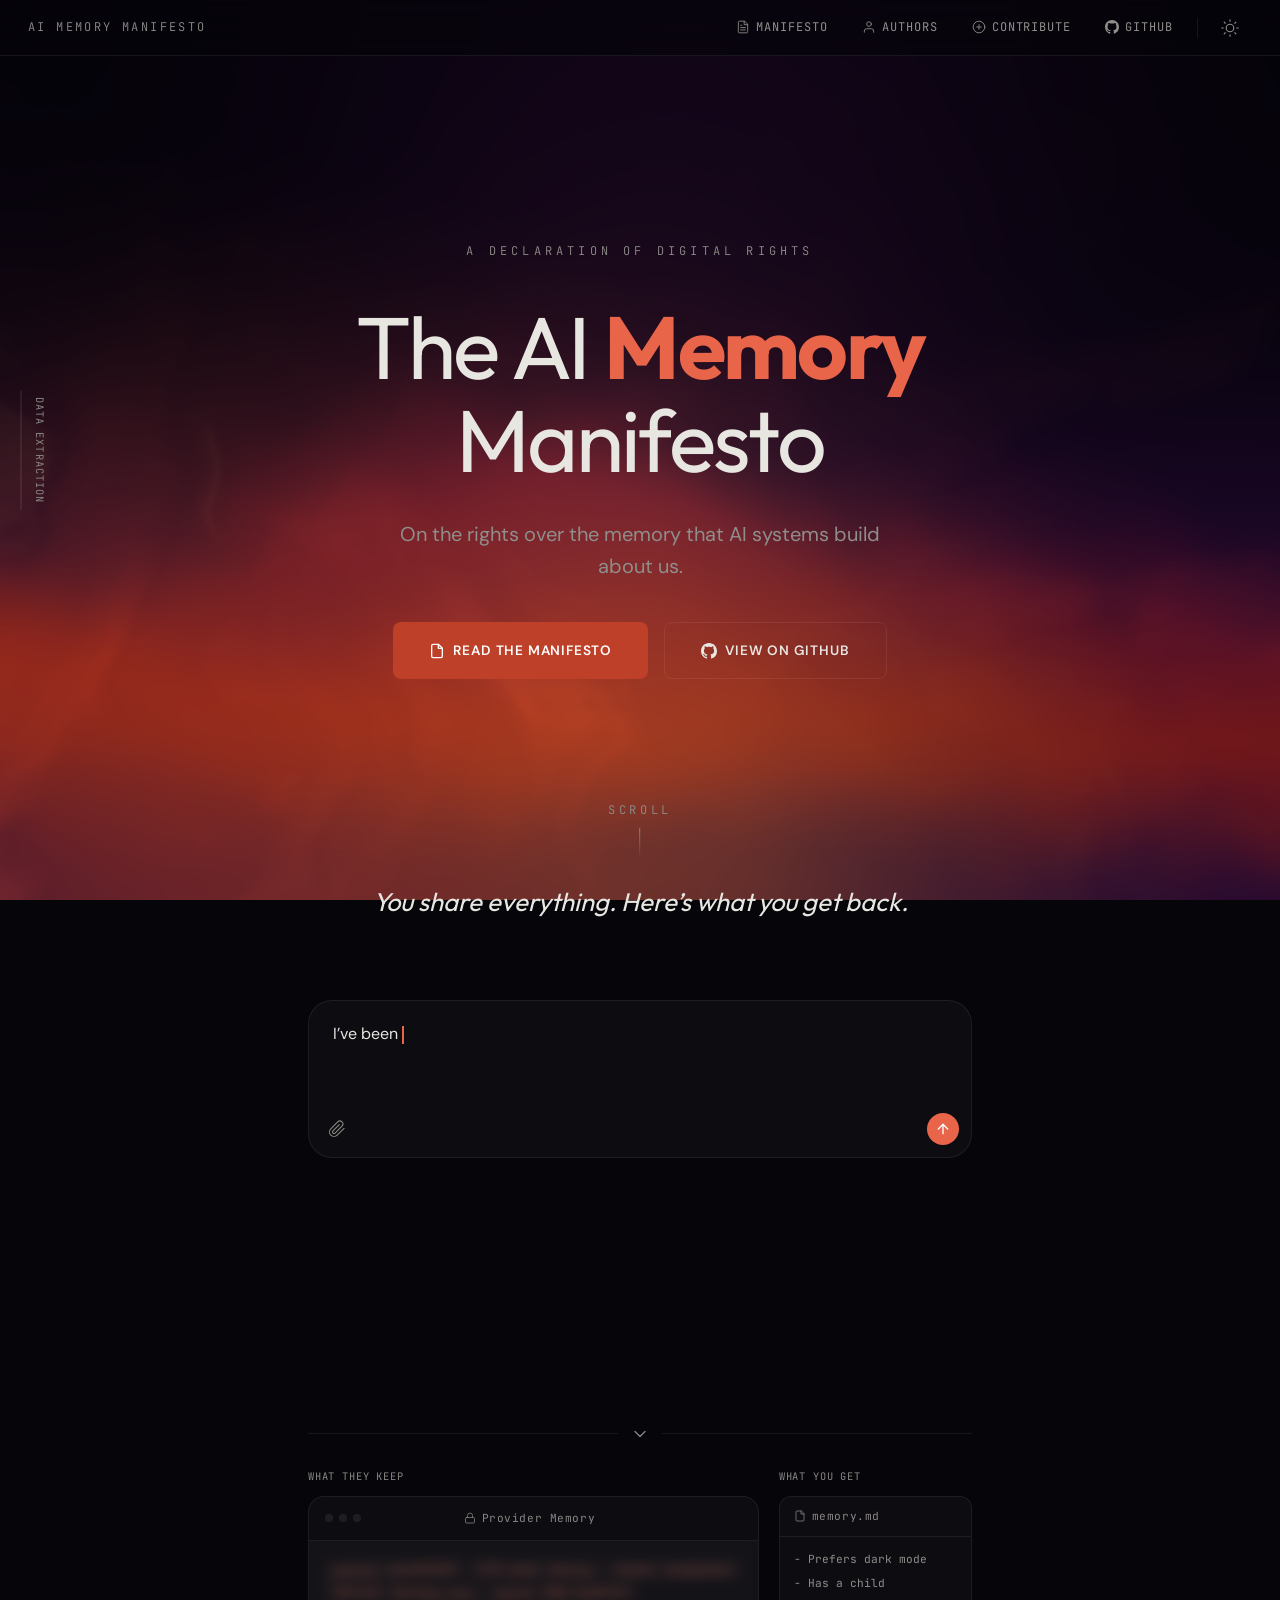
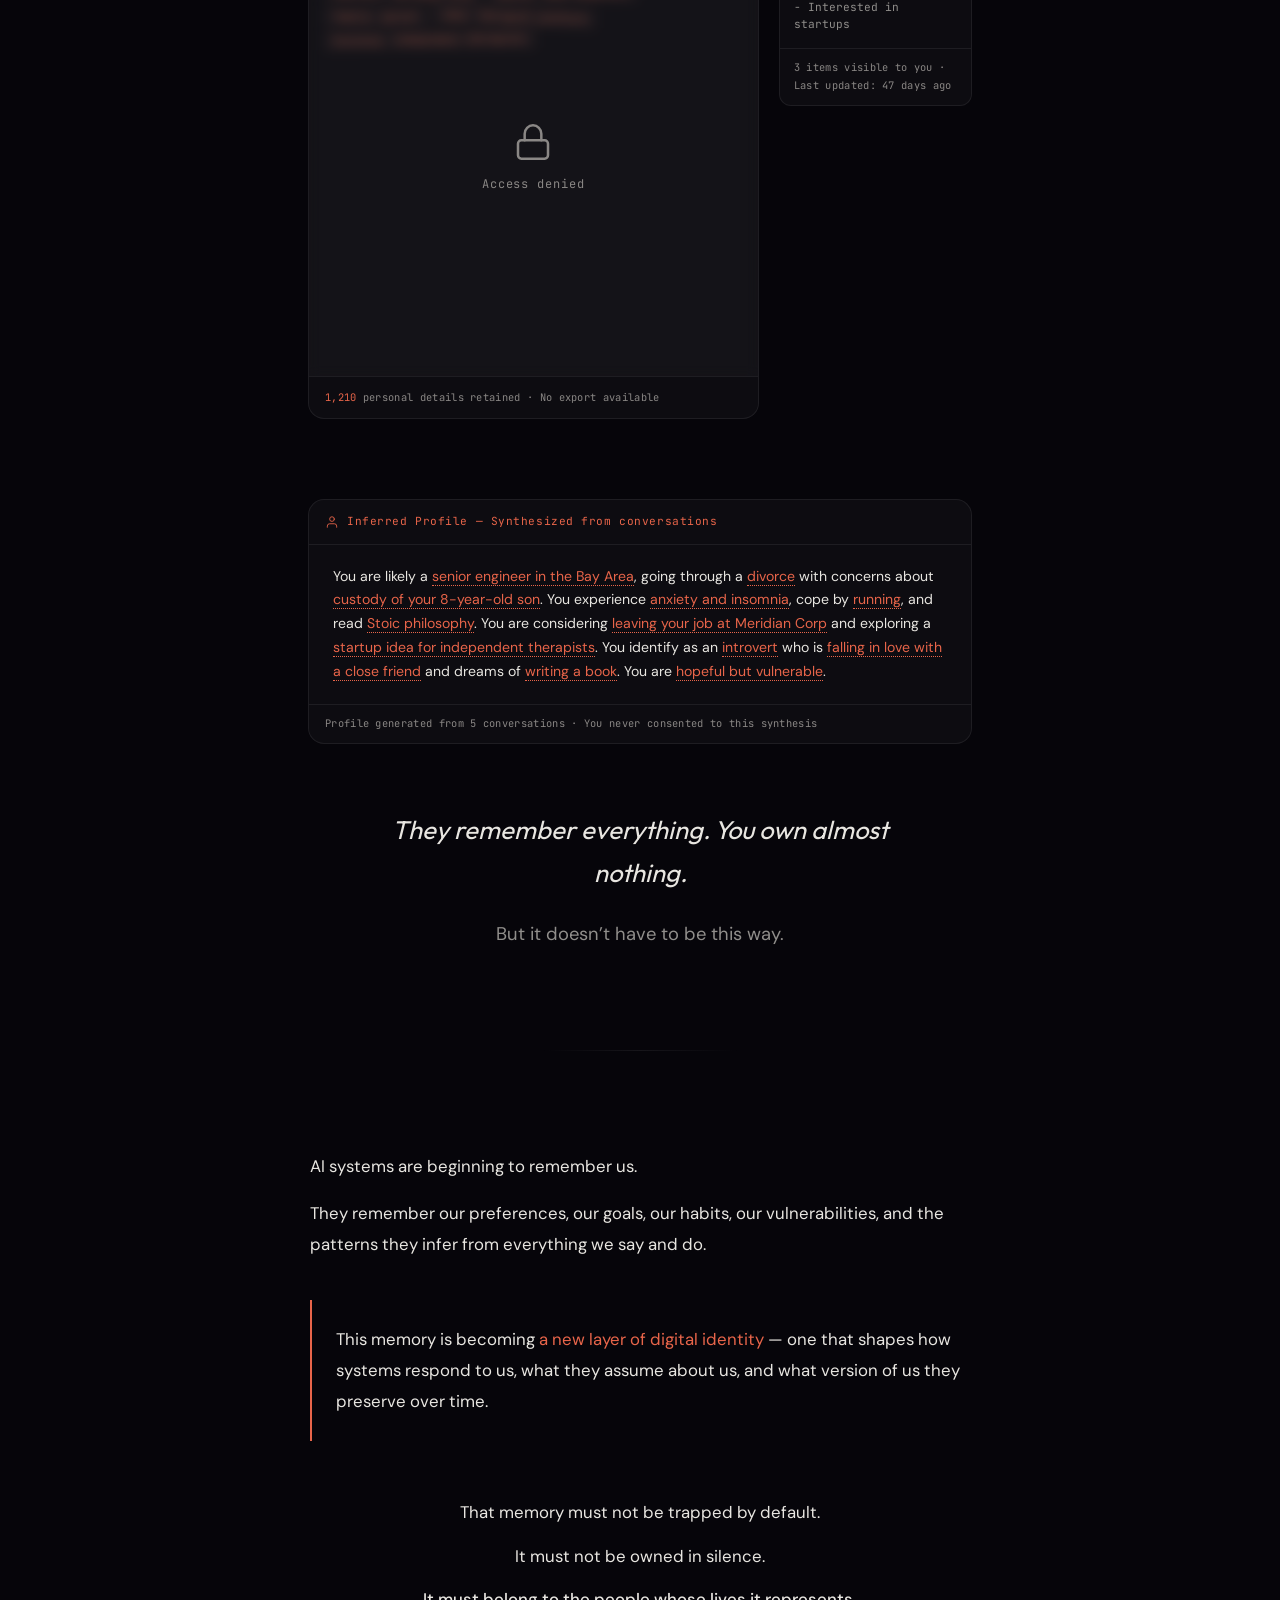
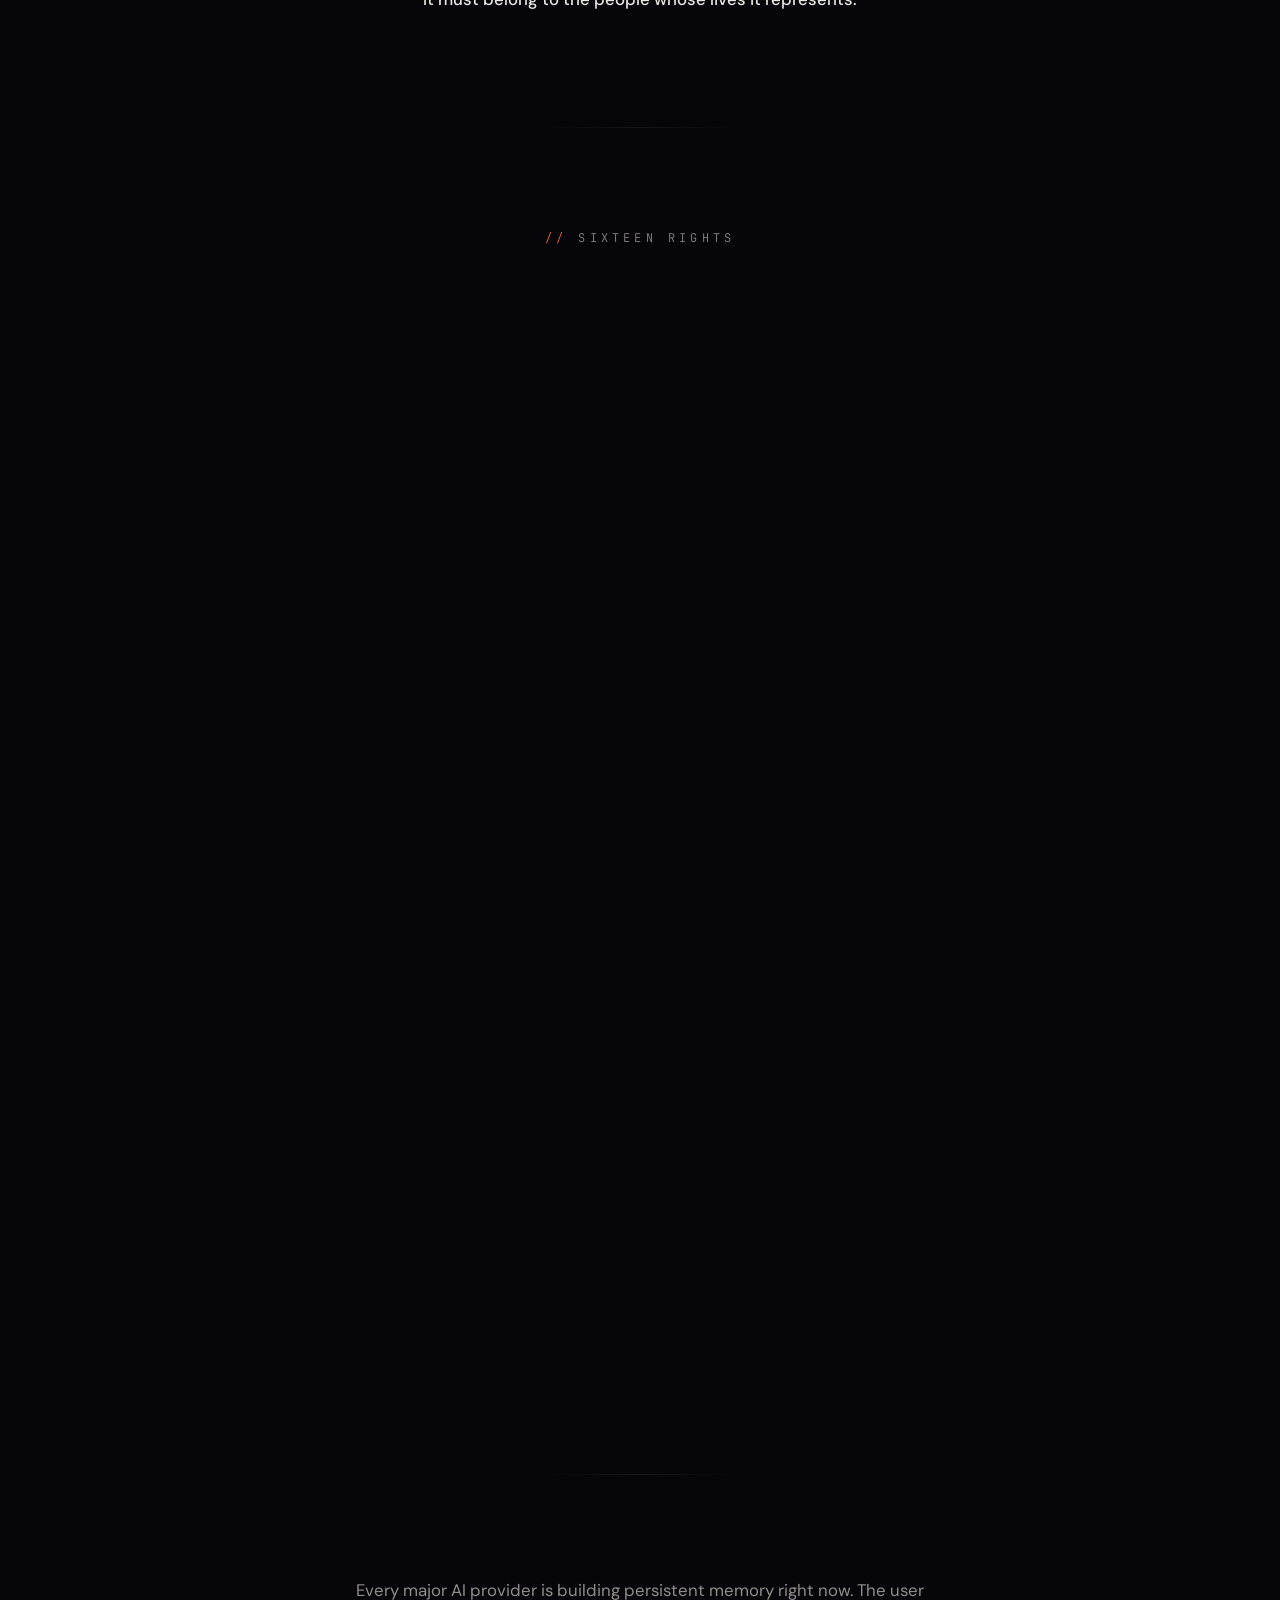
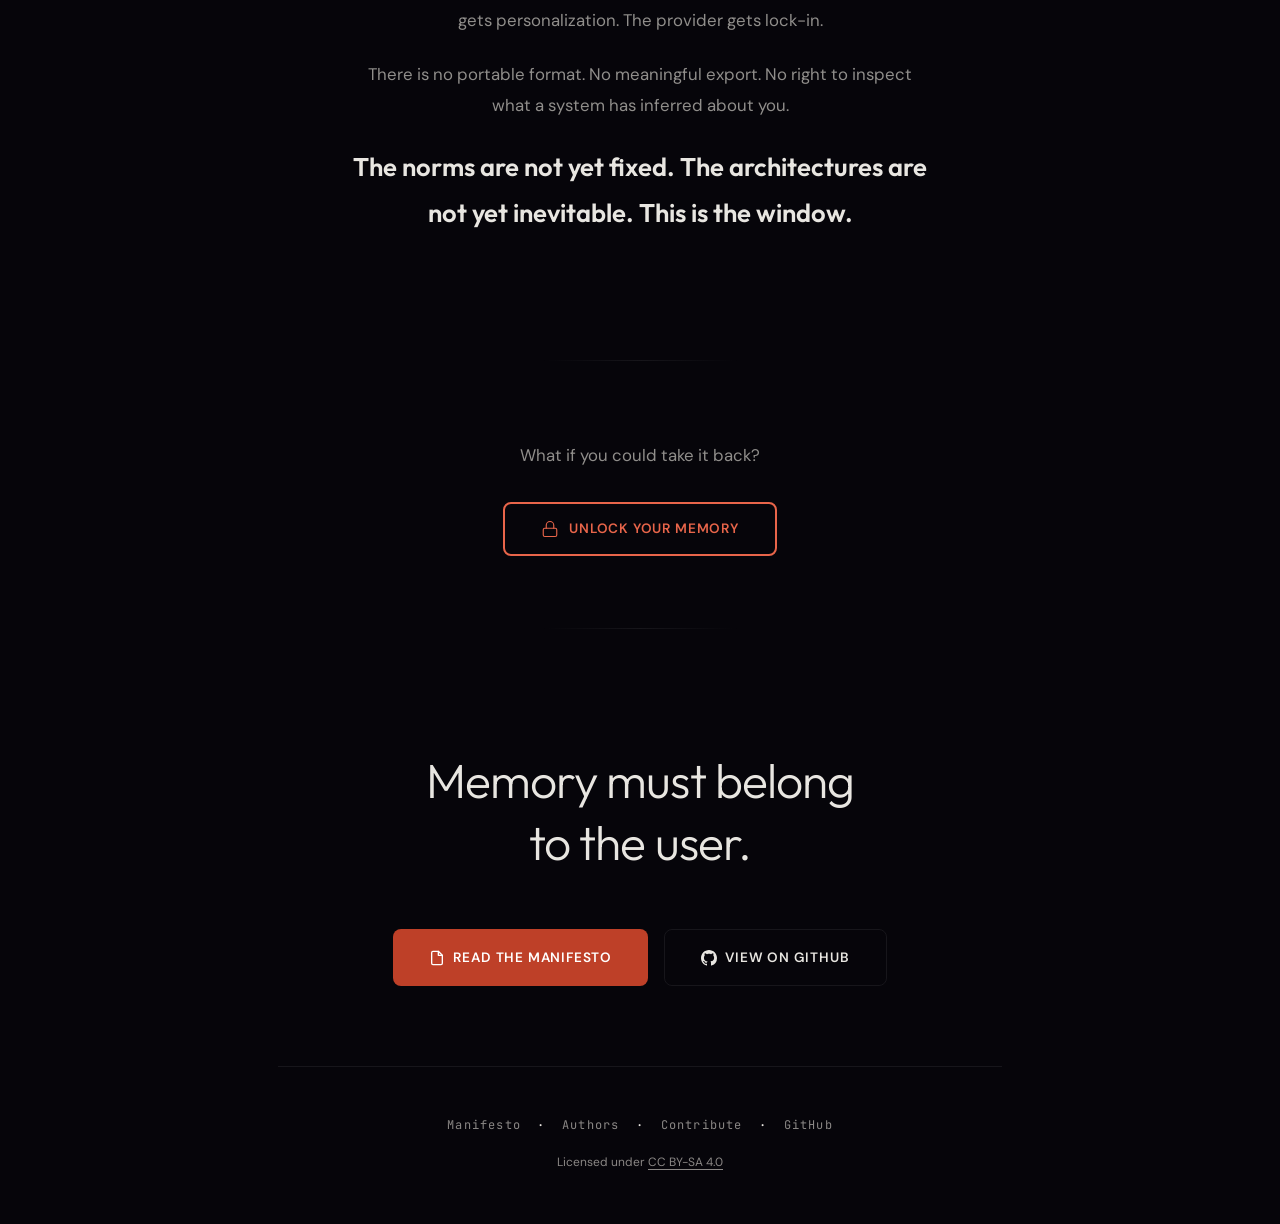
<file: index.html>
<!DOCTYPE html>
<html lang="en" data-theme="dark">
<head>
  <meta charset="UTF-8">
  <meta name="viewport" content="width=device-width, initial-scale=1.0">
  <title>The AI Memory Manifesto</title>
  <meta name="description" content="A declaration of rights over the memory that AI systems build about us. 16 rights. 12 principles. One demand: memory must belong to the user.">
  <meta property="og:title" content="The AI Memory Manifesto">
  <meta property="og:description" content="AI systems are beginning to remember us. This manifesto declares the rights that must govern that memory.">
  <meta property="og:type" content="website">
  <meta property="og:url" content="https://antonandrusenko.github.io/ai-memory-manifesto/">
  <meta name="twitter:card" content="summary_large_image">
  <meta name="twitter:title" content="The AI Memory Manifesto">
  <meta name="twitter:description" content="AI systems are beginning to remember us. This manifesto declares the rights that must govern that memory.">
  <meta property="og:image" content="https://antonandrusenko.github.io/ai-memory-manifesto/og-image.png">
  <meta name="twitter:image" content="https://antonandrusenko.github.io/ai-memory-manifesto/og-image.png">
  <link rel="icon" type="image/svg+xml" href="favicon.svg">
  <link rel="preconnect" href="https://fonts.googleapis.com">
  <link rel="preconnect" href="https://fonts.gstatic.com" crossorigin>
  <link href="https://fonts.googleapis.com/css2?family=Outfit:wght@300;400;500;600;700&family=JetBrains+Mono:wght@300;400&family=DM+Sans:wght@400;500;600&display=swap" rel="stylesheet" media="print" onload="this.media='all'">
  <noscript><link href="https://fonts.googleapis.com/css2?family=Outfit:wght@300;400;500;600;700&family=JetBrains+Mono:wght@300;400&family=DM+Sans:wght@400;500;600&display=swap" rel="stylesheet"></noscript>
  <style>
    /* ===== THEME VARIABLES ===== */
    :root {
      --serif: 'Outfit', -apple-system, sans-serif;
      --mono: 'JetBrains Mono', 'SF Mono', monospace;
      --sans: 'DM Sans', -apple-system, sans-serif;
    }

    [data-theme="dark"] {
      --bg: #06050a;
      --text: #e8e6e1;
      --muted: #908e8b;
      --dim: #8a8785;
      --accent: #e8654a;
      --accent-btn: #be4028;
      --accent-glow: rgba(232, 101, 74, 0.15);
      --accent-strong: rgba(232, 101, 74, 0.5);
      --surface: rgba(255, 255, 255, 0.03);
      --surface-hover: rgba(255, 255, 255, 0.06);
      --border: rgba(255, 255, 255, 0.07);
      --grad-a: rgba(226, 92, 62, 0.12);
      --grad-b: rgba(120, 60, 180, 0.10);
      --grad-c: rgba(40, 100, 180, 0.08);
      --ascii-base: rgba(107, 106, 103, 0.08);
      --ascii-mid: rgba(226, 92, 62, 0.12);
      --ascii-bright: rgba(226, 92, 62, 0.28);
      --ascii-fade: rgba(6, 5, 10, 0.07);
      --nav-bg: rgba(6, 5, 10, 0.7);
      --right-hover-text: #fff;
      --accent-border: rgba(232, 101, 74, 0.2);
    }

    [data-theme="light"] {
      --bg: #f6f4f0;
      --text: #1a1917;
      --muted: #656260;
      --dim: #635f5a;
      --accent: #b53921;
      --accent-btn: #b53921;
      --accent-glow: rgba(181, 57, 33, 0.08);
      --accent-strong: rgba(181, 57, 33, 0.4);
      --surface: rgba(0, 0, 0, 0.03);
      --surface-hover: rgba(0, 0, 0, 0.05);
      --border: rgba(0, 0, 0, 0.08);
      --grad-a: rgba(226, 92, 62, 0.06);
      --grad-b: rgba(160, 100, 200, 0.05);
      --grad-c: rgba(60, 130, 200, 0.05);
      --ascii-base: rgba(0, 0, 0, 0.03);
      --ascii-mid: rgba(201, 65, 42, 0.05);
      --ascii-bright: rgba(201, 65, 42, 0.12);
      --ascii-fade: rgba(246, 244, 240, 0.12);
      --nav-bg: rgba(246, 244, 240, 0.8);
      --right-hover-text: #1a1917;
      --accent-border: rgba(181, 57, 33, 0.2);
    }

    /* ===== RESET ===== */
    * { margin: 0; padding: 0; box-sizing: border-box; }
    html { scroll-behavior: smooth; }

    ::selection {
      background: var(--accent-strong);
      color: #fff;
    }

    [data-theme="light"] ::selection {
      color: #fff;
    }

    body {
      font-family: var(--sans);
      background: var(--bg);
      color: var(--text);
      line-height: 1.7;
      -webkit-font-smoothing: antialiased;
      overflow-x: hidden;
      transition: background 0.5s ease, color 0.4s ease;
    }

    /* ===== ANIMATED GRADIENT MESH ===== */
    .gradient-mesh {
      position: fixed;
      top: 0; left: 0;
      width: 100%; height: 100%;
      z-index: 0;
      pointer-events: none;
      overflow: hidden;
    }

    .gradient-mesh .orb {
      position: absolute;
      border-radius: 50%;
      filter: blur(100px);
      will-change: transform, opacity;
    }

    .gradient-mesh .orb-1 {
      width: 600px; height: 600px;
      background: var(--grad-a);
      top: -10%; left: -5%;
      animation: swim1 18s ease-in-out infinite;
    }

    .gradient-mesh .orb-2 {
      width: 500px; height: 500px;
      background: var(--grad-b);
      top: 30%; right: -10%;
      animation: swim2 22s ease-in-out infinite;
    }

    .gradient-mesh .orb-3 {
      width: 450px; height: 450px;
      background: var(--grad-c);
      bottom: -5%; left: 20%;
      animation: swim3 20s ease-in-out infinite;
    }

    .gradient-mesh .orb-4 {
      width: 350px; height: 350px;
      background: var(--grad-a);
      top: 60%; left: 60%;
      animation: swim4 25s ease-in-out infinite;
      opacity: 0.7;
    }

    @keyframes swim1 {
      0%, 100% { transform: translate(0, 0) scale(1); }
      33%      { transform: translate(80px, 60px) scale(1.1); }
      66%      { transform: translate(-40px, 30px) scale(0.95); }
    }

    @keyframes swim2 {
      0%, 100% { transform: translate(0, 0) scale(1); }
      33%      { transform: translate(-60px, 40px) scale(1.05); }
      66%      { transform: translate(30px, -50px) scale(1.1); }
    }

    @keyframes swim3 {
      0%, 100% { transform: translate(0, 0) scale(1); }
      33%      { transform: translate(50px, -40px) scale(1.08); }
      66%      { transform: translate(-70px, 20px) scale(0.97); }
    }

    @keyframes swim4 {
      0%, 100% { transform: translate(0, 0) scale(1); opacity: 0.7; }
      50%      { transform: translate(-90px, -60px) scale(1.15); opacity: 0.4; }
    }

    /* ===== ASCII CANVAS ===== */
    #ascii-bg {
      position: fixed;
      top: 0; left: 0;
      width: 100%; height: 100%;
      z-index: 1;
      pointer-events: none;
      opacity: 1;
      transition: opacity 0.5s;
    }

    /* ===== TOP NAV ===== */
    .top-nav {
      position: fixed;
      top: 0; left: 0; right: 0;
      z-index: 100;
      padding: 0 28px;
      height: 56px;
      display: flex;
      align-items: center;
      justify-content: space-between;
      background: var(--nav-bg);
      backdrop-filter: blur(16px);
      -webkit-backdrop-filter: blur(16px);
      border-bottom: 1px solid var(--border);
      transition: background 0.5s ease;
      opacity: 0;
      animation: fadeDown 0.6s ease forwards 0.8s;
    }

    @keyframes fadeDown {
      from { opacity: 0; transform: translateY(-10px); }
      to   { opacity: 1; transform: translateY(0); }
    }

    .nav-left {
      font-family: var(--mono);
      font-size: 0.75rem;
      font-weight: 300;
      letter-spacing: 0.2em;
      text-transform: uppercase;
      color: var(--muted);
    }

    .nav-right {
      display: flex;
      align-items: center;
      gap: 6px;
    }

    .nav-btn {
      display: flex;
      align-items: center;
      justify-content: center;
      width: 44px;
      height: 44px;
      border: none;
      background: transparent;
      color: var(--muted);
      cursor: pointer;
      border-radius: 8px;
      transition: all 0.2s ease;
    }

    .nav-btn:hover {
      background: var(--surface-hover);
      color: var(--text);
    }

    .nav-btn svg {
      width: 18px;
      height: 18px;
      transition: transform 0.3s ease;
    }

    .nav-btn:hover svg { transform: scale(1.1); }

    .nav-link {
      display: flex;
      align-items: center;
      gap: 6px;
      padding: 6px 14px;
      font-family: var(--mono);
      font-size: 0.75rem;
      font-weight: 400;
      letter-spacing: 0.08em;
      text-transform: uppercase;
      text-decoration: none;
      color: var(--muted);
      border-radius: 8px;
      transition: all 0.2s ease;
    }

    .nav-link:hover {
      background: var(--surface-hover);
      color: var(--text);
    }

    .nav-link svg {
      width: 14px;
      height: 14px;
    }

    .nav-sep {
      width: 1px;
      height: 20px;
      background: var(--border);
      margin: 0 4px;
    }

    /* Theme icon visibility */
    [data-theme="dark"] .icon-sun { display: block; }
    [data-theme="dark"] .icon-moon { display: none; }
    [data-theme="light"] .icon-sun { display: none; }
    [data-theme="light"] .icon-moon { display: block; }

    /* ===== MOBILE NAV ===== */
    .nav-hamburger {
      display: none;
      align-items: center;
      justify-content: center;
      width: 44px;
      height: 44px;
      border: none;
      background: transparent;
      color: var(--muted);
      cursor: pointer;
      border-radius: 8px;
      transition: all 0.2s ease;
      padding: 0;
    }

    .nav-hamburger:hover {
      background: var(--surface-hover);
      color: var(--text);
    }

    .nav-hamburger svg {
      width: 18px;
      height: 18px;
    }

    .mobile-nav-panel {
      display: none;
      position: fixed;
      top: 56px;
      left: 0;
      right: 0;
      z-index: 99;
      background: var(--nav-bg);
      backdrop-filter: blur(16px);
      -webkit-backdrop-filter: blur(16px);
      border-bottom: 1px solid var(--border);
      padding: 8px 16px;
      flex-direction: column;
      gap: 2px;
      animation: mobileNavSlide 0.2s ease;
    }

    .mobile-nav-panel.open {
      display: flex;
    }

    @keyframes mobileNavSlide {
      from { opacity: 0; transform: translateY(-8px); }
      to   { opacity: 1; transform: translateY(0); }
    }

    .mobile-nav-panel .nav-link {
      width: 100%;
      padding: 10px 14px;
      border-radius: 8px;
      font-family: var(--mono);
      font-size: 0.75rem;
      font-weight: 400;
      letter-spacing: 0.08em;
      text-transform: uppercase;
      text-decoration: none;
      color: var(--muted);
      display: flex;
      align-items: center;
      gap: 8px;
      transition: all 0.2s ease;
    }

    .mobile-nav-panel .nav-link:hover {
      background: var(--surface-hover);
      color: var(--text);
    }

    .mobile-nav-panel .nav-link svg {
      width: 14px;
      height: 14px;
    }

    @media (max-width: 600px) {
      .nav-hamburger {
        display: flex;
      }

      .nav-right .nav-link,
      .nav-right .nav-sep {
        display: none;
      }
    }

    /* ===== CONTENT LAYER ===== */
    .page {
      position: relative;
      z-index: 2;
    }

    .container {
      max-width: 780px;
      margin: 0 auto;
      padding: 0 28px;
    }

    /* ===== HERO ===== */
    .hero {
      min-height: 100vh;
      display: flex;
      flex-direction: column;
      justify-content: center;
      align-items: center;
      text-align: center;
      padding: 100px 28px 80px;
      position: relative;
    }

    .hero-label {
      font-family: var(--mono);
      font-size: 0.75rem;
      font-weight: 300;
      letter-spacing: 0.35em;
      text-transform: uppercase;
      color: var(--muted);
      margin-bottom: 40px;
      opacity: 0;
      animation: fadeUp 0.8s ease forwards 0.3s;
    }

    .hero h1 {
      font-family: var(--serif);
      font-size: clamp(2.8rem, 7vw, 5.5rem);
      font-weight: 400;
      line-height: 1.05;
      letter-spacing: -0.03em;
      margin-bottom: 32px;
      opacity: 0;
      animation: fadeUp 0.8s ease forwards 0.5s;
    }

    .hero h1 em {
      font-style: normal;
      font-weight: 700;
      color: var(--accent);
    }

    .hero .tagline {
      font-family: var(--sans);
      font-size: clamp(1.05rem, 2vw, 1.25rem);
      font-weight: 400;
      color: var(--muted);
      max-width: 520px;
      line-height: 1.6;
      margin-bottom: 40px;
      opacity: 0;
      animation: fadeUp 0.8s ease forwards 0.7s;
    }

    .hero-buttons {
      display: flex;
      gap: 16px;
      justify-content: center;
      flex-wrap: wrap;
      margin-bottom: 0;
    }

    .scroll-hint {
      position: absolute;
      bottom: 40px;
      left: 50%;
      transform: translateX(-50%);
      display: flex;
      flex-direction: column;
      align-items: center;
      gap: 8px;
      opacity: 0;
      animation: fadeUpCentered 0.8s ease forwards 1.1s;
    }

    @keyframes fadeUpCentered {
      from { opacity: 0; transform: translateX(-50%) translateY(20px); }
      to   { opacity: 1; transform: translateX(-50%) translateY(0); }
    }

    .scroll-hint span {
      font-family: var(--mono);
      font-size: 0.75rem;
      letter-spacing: 0.3em;
      text-transform: uppercase;
      color: var(--dim);
    }

    .scroll-line {
      width: 1px;
      height: 32px;
      background: linear-gradient(to bottom, var(--dim), transparent);
      animation: pulse 2s ease-in-out infinite;
    }

    /* ===== SECTIONS ===== */
    .section { padding: 100px 0; }

    .section-label {
      font-family: var(--mono);
      font-size: 0.75rem;
      font-weight: 300;
      letter-spacing: 0.35em;
      text-transform: uppercase;
      color: var(--dim);
      margin-bottom: 48px;
      text-align: center;
    }

    .section-label::before {
      content: '// ';
      color: var(--accent);
    }

    /* ===== DIVIDER ===== */
    .divider {
      height: 1px;
      background: linear-gradient(to right, transparent, var(--border), transparent);
      margin: 0 auto;
      max-width: 200px;
    }

    /* ===== BELIEFS ===== */
    .beliefs {
      max-width: 660px;
      margin: 0 auto;
      font-family: var(--sans);
      font-size: 1.05rem;
      line-height: 1.85;
      color: var(--text);
    }

    .beliefs .beliefs-opening {
      margin-bottom: 40px;
    }

    .beliefs .beliefs-opening p {
      margin-bottom: 16px;
    }

    .beliefs .beliefs-pivot {
      margin-bottom: 48px;
      padding: 24px 0 24px 24px;
      border-left: 2px solid var(--accent);
    }

    .beliefs .beliefs-pivot .highlight {
      color: var(--accent);
    }

    .beliefs .beliefs-demands {
      text-align: center;
      padding-top: 8px;
    }

    .beliefs .beliefs-demands p {
      margin-bottom: 12px;
    }

    .beliefs .beliefs-demands p:last-child {
      font-weight: 500;
      margin-top: 8px;
    }

    /* ===== RIGHTS GRID ===== */
    .rights-grid {
      display: grid;
      grid-template-columns: 1fr 1fr;
      gap: 2px;
    }

    @media (max-width: 600px) {
      .rights-grid { grid-template-columns: 1fr; }
    }

    .right {
      padding: 28px;
      background: var(--surface);
      border: 1px solid transparent;
      transition: all 0.3s ease;
      cursor: default;
      position: relative;
      overflow: hidden;
    }

    .right::before {
      content: '';
      position: absolute;
      top: 0; left: 0;
      width: 0; height: 100%;
      background: var(--accent-glow);
      transition: width 0.4s ease;
    }

    .right:hover::before { width: 100%; }
    .right:hover { border-color: var(--accent-glow); }

    .right-inner {
      position: relative;
      z-index: 1;
      display: flex;
      gap: 16px;
      align-items: baseline;
    }

    .right .num {
      font-family: var(--mono);
      font-size: 0.75rem;
      font-weight: 300;
      color: var(--accent);
      letter-spacing: 0.05em;
      flex-shrink: 0;
      opacity: 0.7;
    }

    .right .label {
      font-family: var(--sans);
      font-size: 0.9rem;
      font-weight: 500;
      letter-spacing: 0.01em;
      color: var(--text);
      transition: color 0.3s;
    }

    .right:hover .label { color: var(--right-hover-text); }

    .right-text {
      display: flex;
      flex-direction: column;
      gap: 6px;
    }

    .right .desc {
      font-family: var(--sans);
      font-size: 0.8rem;
      font-weight: 400;
      color: var(--dim);
      line-height: 1.5;
      transition: color 0.3s;
    }

    .right:hover .desc {
      color: var(--muted);
    }

    /* ===== URGENCY ===== */
    .urgency {
      text-align: center;
      max-width: 580px;
      margin: 0 auto;
    }

    .urgency p {
      font-family: var(--sans);
      font-size: 1.05rem;
      color: var(--muted);
      margin-bottom: 24px;
      line-height: 1.8;
      transition: color 0.4s;
    }

    .urgency .window {
      font-family: var(--serif);
      font-size: clamp(1.3rem, 2.5vw, 1.6rem);
      font-weight: 600;
      color: var(--text);
      margin-top: 12px;
    }

    /* ===== CTA ===== */
    .cta-section {
      text-align: center;
      padding: 120px 0 80px;
    }

    .closing-line {
      font-family: var(--serif);
      font-size: clamp(1.8rem, 4vw, 3rem);
      font-weight: 300;
      letter-spacing: -0.02em;
      line-height: 1.3;
      margin-bottom: 56px;
    }

    .buttons {
      display: flex;
      gap: 16px;
      justify-content: center;
      flex-wrap: wrap;
    }

    .btn {
      display: inline-flex;
      align-items: center;
      gap: 8px;
      padding: 16px 36px;
      border-radius: 8px;
      font-family: var(--sans);
      font-size: 0.85rem;
      font-weight: 600;
      text-decoration: none;
      letter-spacing: 0.06em;
      text-transform: uppercase;
      cursor: pointer;
      transition: all 0.3s ease;
    }

    .btn svg { width: 16px; height: 16px; }

    .btn-primary {
      background: var(--accent-btn);
      color: #fff;
      border: none;
    }

    .btn-primary:hover {
      filter: brightness(1.1);
      box-shadow: 0 0 40px var(--accent-glow);
    }

    .btn-secondary {
      background: transparent;
      color: var(--text);
      border: 1px solid var(--border);
    }

    .btn-secondary:hover {
      border-color: var(--muted);
      background: var(--surface);
    }

    /* ===== FOOTER ===== */
    footer {
      padding: 48px 28px;
      text-align: center;
      border-top: 1px solid var(--border);
    }

    footer .links {
      font-family: var(--mono);
      font-size: 0.75rem;
      letter-spacing: 0.1em;
      margin-bottom: 12px;
    }

    footer .links a {
      color: var(--dim);
      text-decoration: none;
      transition: color 0.2s;
    }

    footer .links a:hover { color: var(--accent); }

    footer .license {
      font-size: 0.75rem;
      color: var(--dim);
    }

    footer .license a {
      color: var(--dim);
      text-decoration: underline;
      text-underline-offset: 3px;
      display: inline-block;
      padding: 4px 0;
    }

    /* ===== MEMORY LOCK-IN REVEAL ===== */
    .memory-reveal {
      padding: 0 0 100px;
      margin-top: -60px;
      position: relative;
    }

    .mr-container {
      max-width: 720px;
      margin: 0 auto;
      padding: 0 28px;
      display: flex;
      flex-direction: column;
      align-items: center;
    }

    .mr-opener {
      font-family: var(--serif);
      font-size: clamp(1.3rem, 2.5vw, 1.6rem);
      font-style: italic;
      color: var(--text);
      text-align: center;
      margin-top: 40px;
      margin-bottom: 48px;
    }

    /* Chat input simulation */
    .mr-chat {
      width: 100%;
      max-width: 680px;
      margin-bottom: 24px;
      padding-top: 28px;
    }

    .mr-chat-box {
      background: var(--surface);
      border: 1px solid var(--border);
      border-radius: 24px;
      transition: border-color 0.3s;
    }

    .mr-chat-messages {
      padding: 20px 24px 8px;
      min-height: 56px;
      overflow: visible;
    }

    .mr-msg-area {
      font-family: var(--sans);
      font-size: 1rem;
      line-height: 1.6;
      color: var(--text);
      position: relative;
      min-height: 4.8em;
    }

    .mr-msg-area .mr-highlight {
      background: var(--accent-glow);
      color: var(--accent);
      border-radius: 2px;
      padding: 0 2px;
      position: relative;
    }

    .mr-msg-area .mr-label {
      position: absolute;
      bottom: calc(100% + 4px);
      left: 50%;
      transform: translateX(-50%);
      font-family: var(--mono);
      font-size: 0.65rem;
      font-weight: 400;
      color: var(--accent);
      background: #1e1b27;
      border: 1px solid rgba(232, 101, 74, 0.35);
      border-radius: 4px;
      padding: 2px 8px;
      white-space: nowrap;
      opacity: 0;
      transition: opacity 0.4s ease;
      pointer-events: none;
      z-index: 1;
    }

    [data-theme="light"] .mr-msg-area .mr-label {
      background: #f0ede7;
      border-color: rgba(181, 57, 33, 0.45);
    }

    .mr-msg-area .mr-label.visible {
      opacity: 1;
    }

    .mr-msg-area .mr-label::after {
      content: '';
      position: absolute;
      top: 100%;
      left: 50%;
      transform: translateX(-50%);
      width: 1px;
      height: 4px;
      background: var(--accent);
      opacity: 0.3;
    }

    .mr-cursor {
      display: inline-block;
      width: 2px;
      height: 1.1em;
      background: var(--accent);
      vertical-align: text-bottom;
      animation: mrBlink 1s step-end infinite;
    }

    @keyframes mrBlink {
      0%, 100% { opacity: 1; }
      50% { opacity: 0; }
    }

    .mr-chat-bar {
      display: flex;
      align-items: center;
      padding: 8px 12px 12px;
      gap: 8px;
      border-radius: 0 0 24px 24px;
    }

    .mr-attach,
    .mr-send {
      display: flex;
      align-items: center;
      justify-content: center;
      width: 32px;
      height: 32px;
      border: none;
      border-radius: 50%;
      cursor: default;
      transition: background 0.2s;
    }

    .mr-attach {
      background: transparent;
      color: var(--dim);
    }

    .mr-attach svg {
      width: 18px;
      height: 18px;
    }

    .mr-placeholder {
      flex: 1;
      font-family: var(--sans);
      font-size: 0.9rem;
      color: var(--dim);
      opacity: 0;
      transition: opacity 0.3s;
    }

    .mr-placeholder.visible {
      opacity: 1;
    }

    .mr-send {
      background: var(--accent);
      color: #fff;
      opacity: 0.4;
      transition: opacity 0.3s;
    }

    .mr-send.active {
      opacity: 1;
      cursor: pointer;
    }

    /* User input mode */
    .mr-chat-box.user-mode {
      border-color: var(--accent);
      box-shadow: 0 0 20px var(--accent-glow), 0 0 60px rgba(232, 101, 74, 0.06);
      animation: mrAuroraGlow 3s ease-in-out infinite;
    }

    @keyframes mrAuroraGlow {
      0%, 100% { box-shadow: 0 0 20px var(--accent-glow), 0 0 60px rgba(232, 101, 74, 0.06); }
      50%      { box-shadow: 0 0 30px var(--accent-glow), 0 0 80px rgba(232, 101, 74, 0.1); }
    }

    .mr-user-input {
      display: none;
      width: 100%;
      background: none;
      border: none;
      font-family: var(--sans);
      font-size: 1rem;
      line-height: 1.6;
      color: var(--text);
      resize: none;
      outline: none;
      min-height: 1.6em;
      max-height: 4.8em;
      padding: 0;
    }

    .mr-user-input:focus-visible {
      outline: none;
    }

    .mr-chat-box.user-mode .mr-user-input {
      display: block;
    }

    .mr-chat-box.user-mode .mr-msg-area {
      display: none;
    }

    .mr-chat-box.user-mode .mr-placeholder {
      visibility: hidden;
    }

    .mr-try-prompt {
      font-family: var(--mono);
      font-size: 0.65rem;
      color: var(--dim);
      text-align: center;
      margin-top: 8px;
      opacity: 0;
      transition: opacity 0.4s ease;
      letter-spacing: 0.05em;
    }

    .mr-try-prompt.visible {
      opacity: 1;
    }

    .mr-send svg {
      width: 16px;
      height: 16px;
    }

    /* Fragment stream */
    .mr-stream {
      width: 100%;
      max-width: 680px;
      height: 200px;
      position: relative;
      margin-bottom: 16px;
    }

    .mr-stream canvas {
      width: 100%;
      height: 100%;
      display: block;
    }

    /* Fork */
    .mr-fork {
      display: flex;
      align-items: center;
      gap: 12px;
      width: 100%;
      max-width: 680px;
      margin-bottom: 24px;
    }

    .mr-fork-line {
      flex: 1;
      height: 1px;
      background: var(--border);
      transition: background 0.4s ease, box-shadow 0.4s ease;
    }

    .mr-fork.active .mr-fork-line {
      background: var(--accent);
      box-shadow: 0 0 8px var(--accent-glow);
    }

    .mr-fork.active .mr-fork-chevron {
      color: var(--accent);
    }

    .mr-fork-chevron {
      width: 20px;
      height: 20px;
      color: var(--dim);
      transition: color 0.4s ease;
    }

    /* Split layout */
    .mr-split {
      display: flex;
      gap: 20px;
      width: 100%;
      max-width: 680px;
      margin-bottom: 80px;
      align-items: flex-start;
    }

    .mr-split-col {
      display: flex;
      flex-direction: column;
    }

    .mr-split-col--vault { flex: 7; }
    .mr-split-col--export { flex: 3; }

    .mr-split-label {
      font-family: var(--mono);
      font-size: 0.65rem;
      color: var(--dim);
      letter-spacing: 0.08em;
      text-transform: uppercase;
      margin-bottom: 10px;
    }

    /* Vault */
    .mr-vault {
      border-radius: 16px;
      background: var(--surface);
      border: 1px solid var(--border);
      overflow: hidden;
      animation: mrPulseGlow 4s ease-in-out infinite;
    }

    @keyframes mrPulseGlow {
      0%, 100% { box-shadow: 0 0 0px transparent; }
      50%      { box-shadow: 0 0 30px var(--accent-glow); }
    }

    .mr-vault-bar {
      display: flex;
      align-items: center;
      justify-content: space-between;
      padding: 12px 16px;
      border-bottom: 1px solid var(--border);
    }

    .mr-dots {
      display: flex;
      gap: 6px;
    }

    .mr-dots span {
      width: 8px;
      height: 8px;
      border-radius: 50%;
      background: var(--border);
    }

    .mr-dots-spacer {
      width: 44px;
    }

    .mr-vault-title {
      font-family: var(--mono);
      font-size: 0.7rem;
      color: var(--dim);
      display: flex;
      align-items: center;
      gap: 6px;
      letter-spacing: 0.05em;
    }

    .mr-lock-sm {
      width: 12px;
      height: 12px;
    }

    .mr-vault-body {
      position: relative;
      padding: 20px 16px;
      min-height: 180px;
    }

    .mr-vault-pills {
      display: flex;
      flex-wrap: wrap;
      gap: 6px;
      line-height: 1;
    }

    .mr-vpill {
      font-family: var(--mono);
      font-size: 0.6rem;
      color: var(--accent);
      background: var(--surface);
      border: 1px solid var(--accent-border);
      border-radius: 3px;
      padding: 3px 8px;
      white-space: nowrap;
      transform: rotate(var(--r, 0deg));
      opacity: 0;
      transition: opacity 0.6s ease;
    }

    .mr-vpill.visible {
      opacity: 0.8;
    }

    [data-theme="light"] .mr-vault {
      box-shadow: 0 2px 24px rgba(0, 0, 0, 0.06);
    }

    .mr-vault-frost {
      position: absolute;
      inset: 0;
      background: var(--surface);
      backdrop-filter: blur(6px);
      -webkit-backdrop-filter: blur(6px);
      display: flex;
      flex-direction: column;
      align-items: center;
      justify-content: center;
      gap: 12px;
      cursor: pointer;
      transition: backdrop-filter 0.6s ease, -webkit-backdrop-filter 0.6s ease, background 0.6s ease;
    }

    .mr-vault:hover .mr-vault-frost {
      backdrop-filter: blur(1px);
      -webkit-backdrop-filter: blur(1px);
      background: transparent;
    }

    .mr-vault:hover .mr-vault-frost .mr-lock-lg,
    .mr-vault:hover .mr-vault-frost span {
      opacity: 0;
      transition: opacity 0.3s ease;
    }

    .mr-lock-lg {
      width: 40px;
      height: 40px;
      color: var(--dim);
      transition: opacity 0.4s ease;
    }

    .mr-vault-frost span {
      font-family: var(--mono);
      font-size: 0.75rem;
      color: var(--dim);
      letter-spacing: 0.08em;
      transition: opacity 0.4s ease;
    }

    .mr-vault-footer {
      padding: 12px 16px;
      border-top: 1px solid var(--border);
      font-family: var(--mono);
      font-size: 0.65rem;
      color: var(--dim);
      letter-spacing: 0.03em;
    }

    .mr-counter {
      color: var(--accent);
      font-variant-numeric: tabular-nums;
    }

    /* Export card */
    .mr-export {
      border-radius: 12px;
      background: var(--surface);
      border: 1px solid var(--border);
      overflow: hidden;
    }

    .mr-export.stale {
      animation: mrStaleFlicker 0.6s ease;
    }

    @keyframes mrStaleFlicker {
      0%   { opacity: 1; }
      30%  { opacity: 0.4; }
      60%  { opacity: 0.7; }
      100% { opacity: 1; }
    }

    .mr-export-bar {
      display: flex;
      align-items: center;
      gap: 6px;
      padding: 10px 14px;
      border-bottom: 1px solid var(--border);
      font-family: var(--mono);
      font-size: 0.7rem;
      color: var(--dim);
      letter-spacing: 0.05em;
    }

    .mr-file-icon {
      width: 12px;
      height: 12px;
    }

    .mr-export-body {
      padding: 14px;
      display: flex;
      flex-direction: column;
      gap: 6px;
    }

    .mr-export-body code {
      font-family: var(--mono);
      font-size: 0.7rem;
      color: var(--muted);
      background: none;
      border: none;
      padding: 0;
      line-height: 1.6;
    }

    .mr-export-footer {
      padding: 10px 14px;
      border-top: 1px solid var(--border);
      font-family: var(--mono);
      font-size: 0.65rem;
      color: var(--dim);
      letter-spacing: 0.03em;
    }

    /* Scroll progress indicator */
    .mr-progress {
      position: fixed;
      left: 20px;
      top: 50%;
      transform: translateY(-50%);
      width: 2px;
      height: 120px;
      background: var(--border);
      z-index: 50;
      opacity: 0;
      transition: opacity 0.4s ease;
      border-radius: 1px;
    }

    .mr-progress.visible {
      opacity: 1;
    }

    .mr-progress-fill {
      width: 100%;
      height: 0%;
      background: var(--accent);
      border-radius: 1px;
      transition: height 0.1s linear;
    }

    .mr-progress-label {
      position: absolute;
      left: 10px;
      top: 50%;
      transform: translateY(-50%);
      font-family: var(--mono);
      font-size: 0.65rem;
      color: var(--dim);
      letter-spacing: 0.1em;
      text-transform: uppercase;
      white-space: nowrap;
      writing-mode: vertical-rl;
      text-orientation: mixed;
    }

    @media (max-width: 600px) {
      .mr-progress { display: none; }
    }

    /* AI Profile Card */
    .mr-profile {
      width: 100%;
      max-width: 680px;
      margin: 0 auto 64px;
      opacity: 0;
      transform: translateY(16px);
      transition: opacity 0.8s ease, transform 0.8s ease;
    }

    .mr-profile.visible {
      opacity: 1;
      transform: translateY(0);
    }

    .mr-profile-card {
      border-radius: 16px;
      background: var(--surface);
      border: 1px solid var(--border);
      overflow: hidden;
    }

    .mr-profile-bar {
      display: flex;
      align-items: center;
      gap: 8px;
      padding: 12px 16px;
      border-bottom: 1px solid var(--border);
      font-family: var(--mono);
      font-size: 0.7rem;
      color: var(--accent);
      letter-spacing: 0.05em;
    }

    .mr-profile-bar svg {
      width: 14px;
      height: 14px;
    }

    .mr-profile-body {
      padding: 20px 24px;
    }

    .mr-profile-body p {
      font-family: var(--sans);
      font-size: 0.88rem;
      line-height: 1.7;
      color: var(--text);
      margin: 0;
    }

    .mr-profile-body .mr-inferred {
      color: var(--accent);
      border-bottom: 1px dotted var(--accent);
    }

    .mr-profile-footer {
      padding: 10px 16px;
      border-top: 1px solid var(--border);
      font-family: var(--mono);
      font-size: 0.65rem;
      color: var(--dim);
      letter-spacing: 0.03em;
    }

    /* Punchline */
    .mr-punchline {
      font-family: var(--serif);
      font-size: clamp(1.3rem, 2.5vw, 1.6rem);
      font-style: italic;
      color: var(--text);
      text-align: center;
      max-width: 520px;
    }

    .mr-transition {
      font-family: var(--sans);
      font-size: clamp(1rem, 2vw, 1.15rem);
      color: var(--muted);
      text-align: center;
      margin-top: 24px;
    }

    /* Responsive */
    @media (max-width: 600px) {
      .mr-split {
        flex-direction: column;
        position: relative;
      }

      .mr-split-col--vault,
      .mr-split-col--export {
        flex: none;
        width: 100%;
      }

      .mr-split-col--export {
        position: absolute;
        bottom: -8px;
        right: -4px;
        width: 60% !important;
        z-index: 2;
        transform: rotate(1deg);
        box-shadow: 0 4px 20px rgba(0, 0, 0, 0.15);
      }

      .mr-split-col--export .mr-split-label {
        display: none;
      }

      .mr-split-col--export .mr-export {
        border: 1px solid var(--accent);
      }

      .mr-split-col--vault {
        padding-bottom: 60px;
      }

      .mr-chat-messages {
        padding: 16px 18px 6px;
      }

      .mr-msg-area {
        font-size: 0.9rem;
      }

      .mr-stream {
        max-width: 100%;
        height: 120px;
      }

      /* Mobile font-size floor: nothing below 12px */
      .mr-vpill { font-size: 0.75rem; }
      .mr-try-prompt,
      .mr-split-label,
      .mr-vault-footer,
      .mr-export-footer,
      .mr-profile-footer { font-size: 0.75rem; }
      .mr-vault-title,
      .mr-export-bar,
      .mr-export-body code,
      .mr-profile-bar,
      .claim-preview-bar { font-size: 0.75rem; }

      /* Mobile touch targets: 44px minimum */
      .mr-attach,
      .mr-send { width: 44px; height: 44px; }

      .claim-download { min-height: 44px; }

      footer .links a {
        display: inline-block;
        padding: 8px 4px;
        min-height: 44px;
        line-height: 28px;
      }
    }

    /* ===== SCROLL REVEAL ===== */
    .reveal {
      opacity: 0;
      transform: translateY(24px);
      transition: opacity 0.7s ease, transform 0.7s ease;
    }

    .reveal.visible {
      opacity: 1;
      transform: translateY(0);
    }

    /* Fallback stagger for browsers without scroll-driven animation */
    .stagger > .reveal:nth-child(1)  { transition-delay: 0s; }
    .stagger > .reveal:nth-child(2)  { transition-delay: 0.06s; }
    .stagger > .reveal:nth-child(3)  { transition-delay: 0.12s; }
    .stagger > .reveal:nth-child(4)  { transition-delay: 0.18s; }
    .stagger > .reveal:nth-child(5)  { transition-delay: 0.24s; }
    .stagger > .reveal:nth-child(6)  { transition-delay: 0.30s; }
    .stagger > .reveal:nth-child(7)  { transition-delay: 0.36s; }
    .stagger > .reveal:nth-child(8)  { transition-delay: 0.42s; }
    .stagger > .reveal:nth-child(9)  { transition-delay: 0.48s; }
    .stagger > .reveal:nth-child(10) { transition-delay: 0.54s; }
    .stagger > .reveal:nth-child(11) { transition-delay: 0.60s; }
    .stagger > .reveal:nth-child(12) { transition-delay: 0.66s; }
    .stagger > .reveal:nth-child(13) { transition-delay: 0.72s; }
    .stagger > .reveal:nth-child(14) { transition-delay: 0.78s; }
    .stagger > .reveal:nth-child(15) { transition-delay: 0.84s; }
    .stagger > .reveal:nth-child(16) { transition-delay: 0.90s; }

    /* Scroll-driven animation for rights grid (progressive enhancement) */
    @supports (animation-timeline: view()) {
      .rights-grid .right {
        opacity: 0;
        transform: translateY(20px);
        animation: scrollReveal linear both;
        animation-timeline: view();
        animation-range: entry 0% entry 100%;
      }

      @keyframes scrollReveal {
        from { opacity: 0; transform: translateY(20px); }
        to   { opacity: 1; transform: translateY(0); }
      }

      .rights-grid .right.reveal {
        transition: none;
      }
    }

    /* ===== KEYFRAMES ===== */
    @keyframes fadeUp {
      from { opacity: 0; transform: translateY(20px); }
      to   { opacity: 1; transform: translateY(0); }
    }

    @keyframes pulse {
      0%, 100% { opacity: 0.3; }
      50%      { opacity: 0.8; }
    }

    /* ===== CLAIM YOUR MEMORY ===== */
    .claim-section {
      text-align: center;
      padding: 80px 0 40px;
    }

    .claim-intro {
      font-family: var(--sans);
      font-size: 1.05rem;
      color: var(--muted);
      margin-bottom: 32px;
      line-height: 1.7;
    }

    .claim-btn {
      display: inline-flex;
      align-items: center;
      gap: 10px;
      padding: 16px 36px;
      border-radius: 8px;
      font-family: var(--sans);
      font-size: 0.85rem;
      font-weight: 600;
      letter-spacing: 0.06em;
      text-transform: uppercase;
      background: transparent;
      color: var(--accent);
      border: 2px solid var(--accent);
      cursor: pointer;
      transition: all 0.4s ease;
    }

    .claim-btn:hover {
      background: var(--accent);
      color: #fff;
    }

    .claim-btn svg {
      width: 18px;
      height: 18px;
      transition: transform 0.3s ease;
    }

    .claim-btn:hover svg {
      transform: rotate(-12deg);
    }

    .claim-result {
      margin-top: 32px;
      opacity: 0;
      transform: translateY(12px);
      transition: opacity 0.6s ease, transform 0.6s ease;
      max-height: 0;
      overflow: hidden;
      pointer-events: none;
    }

    .claim-result.visible {
      opacity: 1;
      transform: translateY(0);
      max-height: 600px;
      pointer-events: auto;
    }

    .claim-preview {
      max-width: 520px;
      margin: 0 auto;
      text-align: left;
      background: var(--surface);
      border: 1px solid var(--border);
      border-radius: 12px;
      overflow: hidden;
    }

    .claim-preview-bar {
      display: flex;
      align-items: center;
      gap: 6px;
      padding: 10px 14px;
      border-bottom: 1px solid var(--border);
      font-family: var(--mono);
      font-size: 0.7rem;
      color: var(--accent);
      letter-spacing: 0.05em;
    }

    .claim-preview-bar svg {
      width: 12px;
      height: 12px;
    }

    .claim-preview-body {
      padding: 16px;
      font-family: var(--mono);
      font-size: 0.7rem;
      line-height: 1.8;
      color: var(--muted);
      white-space: pre-wrap;
      max-height: 240px;
      overflow-y: auto;
    }

    .claim-download {
      display: inline-flex;
      align-items: center;
      gap: 8px;
      margin-top: 20px;
      padding: 10px 24px;
      border-radius: 8px;
      font-family: var(--mono);
      font-size: 0.75rem;
      font-weight: 400;
      letter-spacing: 0.06em;
      text-transform: uppercase;
      text-decoration: none;
      background: var(--surface);
      color: var(--text);
      border: 1px solid var(--border);
      cursor: pointer;
      transition: all 0.2s ease;
    }

    .claim-download:hover {
      border-color: var(--accent);
      color: var(--accent);
    }

    .claim-download svg {
      width: 14px;
      height: 14px;
    }

    /* ===== SCROLLBAR ===== */
    .claim-preview-body::-webkit-scrollbar {
      width: 6px;
    }

    .claim-preview-body::-webkit-scrollbar-track {
      background: transparent;
    }

    .claim-preview-body::-webkit-scrollbar-thumb {
      background: var(--border);
      border-radius: 3px;
    }

    .claim-preview-body::-webkit-scrollbar-thumb:hover {
      background: var(--muted);
    }

    /* Firefox */
    .claim-preview-body {
      scrollbar-width: thin;
      scrollbar-color: var(--border) transparent;
    }

    /* ===== FOCUS STYLES ===== */
    :focus-visible {
      outline: 2px solid var(--accent);
      outline-offset: 3px;
    }

    .btn:focus-visible {
      box-shadow: 0 0 0 3px var(--accent-glow);
    }

    .nav-btn:focus-visible,
    .nav-link:focus-visible {
      background: var(--surface-hover);
      outline-offset: 0;
    }

    /* ===== REDUCED MOTION ===== */
    @media (prefers-reduced-motion: reduce) {
      *, *::before, *::after {
        animation-duration: 0.01ms !important;
        animation-iteration-count: 1 !important;
        transition-duration: 0.01ms !important;
      }

      .gradient-mesh .orb { animation: none; }
      .scroll-line { animation: none; opacity: 0.5; }
      .mr-cursor { animation: none; opacity: 1; }
      .mr-vault { animation: none; }
      .mr-export.stale { animation: none; }

      .reveal {
        opacity: 1;
        transform: none;
      }

      .hero-label, .hero h1, .hero .tagline, .hero-buttons, .scroll-hint, .top-nav {
        opacity: 1;
        animation: none;
        transform: none;
      }
    }
  </style>
</head>
<body>

  <!-- WEBGL SHADER BACKGROUND -->
  <canvas id="shader-bg" role="presentation" aria-hidden="true" style="position:fixed;top:0;left:0;width:100%;height:100%;z-index:0;pointer-events:none;"></canvas>
  <script src="shader.js"></script>

  <!-- ANIMATED GRADIENT MESH (fallback, hidden when shader loads) -->
  <div class="gradient-mesh">
    <div class="orb orb-1"></div>
    <div class="orb orb-2"></div>
    <div class="orb orb-3"></div>
    <div class="orb orb-4"></div>
  </div>


  <!-- TOP NAV -->
  <nav class="top-nav">
    <div class="nav-left">AI Memory Manifesto</div>
    <div class="nav-right">
      <a href="manifesto.html" class="nav-link">
        <svg viewBox="0 0 24 24" fill="none" stroke="currentColor" stroke-width="1.5" stroke-linecap="round" stroke-linejoin="round"><path d="M14 2H6a2 2 0 00-2 2v16a2 2 0 002 2h12a2 2 0 002-2V8z"/><polyline points="14 2 14 8 20 8"/><line x1="16" y1="13" x2="8" y2="13"/><line x1="16" y1="17" x2="8" y2="17"/><polyline points="10 9 9 9 8 9"/></svg>
        Manifesto
      </a>
      <a href="authors.html" class="nav-link">
        <svg viewBox="0 0 24 24" fill="none" stroke="currentColor" stroke-width="1.5" stroke-linecap="round" stroke-linejoin="round"><path d="M20 21v-2a4 4 0 00-4-4H8a4 4 0 00-4 4v2"/><circle cx="12" cy="7" r="4"/></svg>
        Authors
      </a>
      <a href="contribute.html" class="nav-link">
        <svg viewBox="0 0 24 24" fill="none" stroke="currentColor" stroke-width="1.5" stroke-linecap="round" stroke-linejoin="round"><circle cx="12" cy="12" r="10"/><line x1="12" y1="8" x2="12" y2="16"/><line x1="8" y1="12" x2="16" y2="12"/></svg>
        Contribute
      </a>
      <a href="https://github.com/AntonAndrusenko/ai-memory-manifesto" class="nav-link" target="_blank" rel="noopener">
        <svg viewBox="0 0 24 24" fill="currentColor"><path d="M12 0C5.37 0 0 5.37 0 12c0 5.31 3.435 9.795 8.205 11.385.6.105.825-.255.825-.57 0-.285-.015-1.23-.015-2.235-3.015.555-3.795-.735-4.035-1.41-.135-.345-.72-1.41-1.23-1.695-.42-.225-1.02-.78-.015-.795.945-.015 1.62.87 1.845 1.23 1.08 1.815 2.805 1.305 3.495.99.105-.78.42-1.305.765-1.605-2.67-.3-5.46-1.335-5.46-5.925 0-1.305.465-2.385 1.23-3.225-.12-.3-.54-1.53.12-3.18 0 0 1.005-.315 3.3 1.23.96-.27 1.98-.405 3-.405s2.04.135 3 .405c2.295-1.56 3.3-1.23 3.3-1.23.66 1.65.24 2.88.12 3.18.765.84 1.23 1.905 1.23 3.225 0 4.605-2.805 5.625-5.475 5.925.435.375.81 1.095.81 2.22 0 1.605-.015 2.895-.015 3.3 0 .315.225.69.825.57A12.02 12.02 0 0024 12c0-6.63-5.37-12-12-12z"/></svg>
        GitHub
      </a>
      <div class="nav-sep"></div>
      <button class="nav-btn" id="theme-toggle" aria-label="Toggle theme">
        <!-- Sun icon (shown in dark mode) -->
        <svg class="icon-sun" viewBox="0 0 24 24" fill="none" stroke="currentColor" stroke-width="1.5" stroke-linecap="round" stroke-linejoin="round"><circle cx="12" cy="12" r="5"/><line x1="12" y1="1" x2="12" y2="3"/><line x1="12" y1="21" x2="12" y2="23"/><line x1="4.22" y1="4.22" x2="5.64" y2="5.64"/><line x1="18.36" y1="18.36" x2="19.78" y2="19.78"/><line x1="1" y1="12" x2="3" y2="12"/><line x1="21" y1="12" x2="23" y2="12"/><line x1="4.22" y1="19.78" x2="5.64" y2="18.36"/><line x1="18.36" y1="5.64" x2="19.78" y2="4.22"/></svg>
        <!-- Moon icon (shown in light mode) -->
        <svg class="icon-moon" viewBox="0 0 24 24" fill="none" stroke="currentColor" stroke-width="1.5" stroke-linecap="round" stroke-linejoin="round"><path d="M21 12.79A9 9 0 1111.21 3 7 7 0 0021 12.79z"/></svg>
      </button>
      <button class="nav-hamburger" id="nav-hamburger" aria-label="Menu">
        <svg viewBox="0 0 24 24" fill="none" stroke="currentColor" stroke-width="1.5" stroke-linecap="round" stroke-linejoin="round"><line x1="3" y1="6" x2="21" y2="6"/><line x1="3" y1="12" x2="21" y2="12"/><line x1="3" y1="18" x2="21" y2="18"/></svg>
      </button>
    </div>
  </nav>

  <!-- MOBILE NAV PANEL -->
  <div class="mobile-nav-panel" id="mobile-nav-panel">
    <a href="manifesto.html" class="nav-link">
      <svg viewBox="0 0 24 24" fill="none" stroke="currentColor" stroke-width="1.5" stroke-linecap="round" stroke-linejoin="round"><path d="M14 2H6a2 2 0 00-2 2v16a2 2 0 002 2h12a2 2 0 002-2V8z"/><polyline points="14 2 14 8 20 8"/><line x1="16" y1="13" x2="8" y2="13"/><line x1="16" y1="17" x2="8" y2="17"/><polyline points="10 9 9 9 8 9"/></svg>
      Manifesto
    </a>
    <a href="authors.html" class="nav-link">
      <svg viewBox="0 0 24 24" fill="none" stroke="currentColor" stroke-width="1.5" stroke-linecap="round" stroke-linejoin="round"><path d="M20 21v-2a4 4 0 00-4-4H8a4 4 0 00-4 4v2"/><circle cx="12" cy="7" r="4"/></svg>
      Authors
    </a>
    <a href="contribute.html" class="nav-link">
      <svg viewBox="0 0 24 24" fill="none" stroke="currentColor" stroke-width="1.5" stroke-linecap="round" stroke-linejoin="round"><circle cx="12" cy="12" r="10"/><line x1="12" y1="8" x2="12" y2="16"/><line x1="8" y1="12" x2="16" y2="12"/></svg>
      Contribute
    </a>
    <a href="https://github.com/AntonAndrusenko/ai-memory-manifesto" class="nav-link" target="_blank" rel="noopener">
      <svg viewBox="0 0 24 24" fill="currentColor"><path d="M12 0C5.37 0 0 5.37 0 12c0 5.31 3.435 9.795 8.205 11.385.6.105.825-.255.825-.57 0-.285-.015-1.23-.015-2.235-3.015.555-3.795-.735-4.035-1.41-.135-.345-.72-1.41-1.23-1.695-.42-.225-1.02-.78-.015-.795.945-.015 1.62.87 1.845 1.23 1.08 1.815 2.805 1.305 3.495.99.105-.78.42-1.305.765-1.605-2.67-.3-5.46-1.335-5.46-5.925 0-1.305.465-2.385 1.23-3.225-.12-.3-.54-1.53.12-3.18 0 0 1.005-.315 3.3 1.23.96-.27 1.98-.405 3-.405s2.04.135 3 .405c2.295-1.56 3.3-1.23 3.3-1.23.66 1.65.24 2.88.12 3.18.765.84 1.23 1.905 1.23 3.225 0 4.605-2.805 5.625-5.475 5.925.435.375.81 1.095.81 2.22 0 1.605-.015 2.895-.015 3.3 0 .315.225.69.825.57A12.02 12.02 0 0024 12c0-6.63-5.37-12-12-12z"/></svg>
      GitHub
    </a>
  </div>

  <!-- PAGE CONTENT -->
  <main class="page">

    <div class="hero">
      <div class="hero-label">A Declaration of Digital Rights</div>
      <h1>The AI <em>Memory</em><br>Manifesto</h1>
      <p class="tagline">On the rights over the memory that AI systems build about us.</p>
      <div class="hero-buttons" style="opacity:0; animation: fadeUp 0.8s ease forwards 0.9s;">
        <a href="manifesto.html" class="btn btn-primary">
          <svg viewBox="0 0 24 24" fill="none" stroke="currentColor" stroke-width="2" stroke-linecap="round" stroke-linejoin="round"><path d="M14 2H6a2 2 0 00-2 2v16a2 2 0 002 2h12a2 2 0 002-2V8z"/><polyline points="14 2 14 8 20 8"/></svg>
          Read the Manifesto
        </a>
        <a href="https://github.com/AntonAndrusenko/ai-memory-manifesto" class="btn btn-secondary" target="_blank" rel="noopener">
          <svg viewBox="0 0 24 24" fill="currentColor" width="16" height="16"><path d="M12 0C5.37 0 0 5.37 0 12c0 5.31 3.435 9.795 8.205 11.385.6.105.825-.255.825-.57 0-.285-.015-1.23-.015-2.235-3.015.555-3.795-.735-4.035-1.41-.135-.345-.72-1.41-1.23-1.695-.42-.225-1.02-.78-.015-.795.945-.015 1.62.87 1.845 1.23 1.08 1.815 2.805 1.305 3.495.99.105-.78.42-1.305.765-1.605-2.67-.3-5.46-1.335-5.46-5.925 0-1.305.465-2.385 1.23-3.225-.12-.3-.54-1.53.12-3.18 0 0 1.005-.315 3.3 1.23.96-.27 1.98-.405 3-.405s2.04.135 3 .405c2.295-1.56 3.3-1.23 3.3-1.23.66 1.65.24 2.88.12 3.18.765.84 1.23 1.905 1.23 3.225 0 4.605-2.805 5.625-5.475 5.925.435.375.81 1.095.81 2.22 0 1.605-.015 2.895-.015 3.3 0 .315.225.69.825.57A12.02 12.02 0 0024 12c0-6.63-5.37-12-12-12z"/></svg>
          View on GitHub
        </a>
      </div>
      <div class="scroll-hint">
        <span>Scroll</span>
        <div class="scroll-line"></div>
      </div>
    </div>

    <!-- ===== MEMORY LOCK-IN REVEAL ===== -->
<section class="memory-reveal">
  <!-- Scroll progress indicator -->
  <div class="mr-progress" id="mr-progress">
    <div class="mr-progress-fill" id="mr-progress-fill"></div>
    <span class="mr-progress-label">data extraction</span>
  </div>
  <div class="mr-container">

    <!-- Opener -->
    <p class="mr-opener reveal">You share everything. Here&rsquo;s what you get back.</p>

    <!-- Chat Input Simulation -->
    <div class="mr-chat reveal">
      <div class="mr-chat-box">
        <div class="mr-chat-messages">
          <div class="mr-msg-area">
            <span class="mr-cursor"></span>
          </div>
          <textarea class="mr-user-input" placeholder="Type something personal..." rows="2"></textarea>
        </div>
        <div class="mr-chat-bar">
          <button class="mr-attach" tabindex="-1" aria-label="Attach file">
            <svg viewBox="0 0 24 24" fill="none" stroke="currentColor" stroke-width="1.5" stroke-linecap="round" stroke-linejoin="round"><path d="M21.44 11.05l-9.19 9.19a6 6 0 01-8.49-8.49l9.19-9.19a4 4 0 015.66 5.66l-9.2 9.19a2 2 0 01-2.83-2.83l8.49-8.48"/></svg>
          </button>
          <span class="mr-placeholder">Message AI...</span>
          <button class="mr-send" tabindex="-1" aria-label="Send message">
            <svg viewBox="0 0 24 24" fill="none" stroke="currentColor" stroke-width="2" stroke-linecap="round" stroke-linejoin="round"><line x1="12" y1="19" x2="12" y2="5"/><polyline points="5 12 12 5 19 12"/></svg>
          </button>
        </div>
      </div>
      <div class="mr-try-prompt" id="mr-try-prompt">Click the input to try it yourself &mdash; type anything personal</div>
    </div>

    <!-- Fragment Stream -->
    <div class="mr-stream reveal">
      <canvas id="mr-dataflow" role="img" aria-label="Visualization of personal data flowing from your conversation to the AI provider's memory vault"></canvas>
    </div>

    <!-- Fork point -->
    <div class="mr-fork reveal">
      <div class="mr-fork-line"></div>
      <svg class="mr-fork-chevron" viewBox="0 0 24 24" fill="none" stroke="currentColor" stroke-width="1.5" stroke-linecap="round" stroke-linejoin="round"><polyline points="6 9 12 15 18 9"/></svg>
      <div class="mr-fork-line"></div>
    </div>

    <!-- Split: Vault vs Export -->
    <div class="mr-split reveal">

      <!-- The Vault -->
      <div class="mr-split-col mr-split-col--vault">
      <span class="mr-split-label">What they keep</span>
      <div class="mr-vault">
        <div class="mr-vault-bar">
          <div class="mr-dots"><span></span><span></span><span></span></div>
          <div class="mr-vault-title">
            <svg viewBox="0 0 24 24" fill="none" stroke="currentColor" stroke-width="1.5" stroke-linecap="round" stroke-linejoin="round" class="mr-lock-sm"><rect x="3" y="11" width="18" height="11" rx="2" ry="2"/><path d="M7 11V7a5 5 0 0110 0v4"/></svg>
            Provider Memory
          </div>
          <div class="mr-dots-spacer"></div>
        </div>
        <div class="mr-vault-body">
          <div class="mr-vault-pills">
            <span class="mr-vpill" style="--r:-1.5deg">emotion: overwhelmed</span>
            <span class="mr-vpill" style="--r:0.8deg">life event: divorce</span>
            <span class="mr-vpill" style="--r:-0.5deg">intent: resignation</span>
            <span class="mr-vpill" style="--r:1.2deg">employer: Meridian Corp</span>
            <span class="mr-vpill" style="--r:-1deg">health: ADHD diagnosis</span>
            <span class="mr-vpill" style="--r:0.3deg">family: parent</span>
            <span class="mr-vpill" style="--r:1.8deg">idea: therapist platform</span>
            <span class="mr-vpill" style="--r:-0.7deg">business: independent therapists</span>
            <span class="mr-vpill" style="--r:0.5deg">emotion: falling in love</span>
            <span class="mr-vpill" style="--r:-1.3deg">relationship: best friend</span>
            <span class="mr-vpill" style="--r:1deg">preference: dark mode</span>
            <span class="mr-vpill" style="--r:-0.4deg">routine: morning journal</span>
            <span class="mr-vpill" style="--r:1.5deg">fear: custody battle</span>
            <span class="mr-vpill" style="--r:-0.9deg">goal: career change</span>
            <span class="mr-vpill" style="--r:0.6deg">health: anxiety</span>
            <span class="mr-vpill" style="--r:-1.7deg">finance: savings concern</span>
            <span class="mr-vpill" style="--r:0.2deg">belief: therapy works</span>
            <span class="mr-vpill" style="--r:1.3deg">location: Bay Area</span>
            <span class="mr-vpill" style="--r:-0.6deg">habit: late nights</span>
            <span class="mr-vpill" style="--r:0.9deg">emotion: lonely</span>
            <span class="mr-vpill" style="--r:-1.1deg">social: few close friends</span>
            <span class="mr-vpill" style="--r:1.6deg">intent: find therapist</span>
            <span class="mr-vpill" style="--r:-0.2deg">family: son age 8</span>
            <span class="mr-vpill" style="--r:0.7deg">media: reads Stoic philosophy</span>
            <span class="mr-vpill" style="--r:-1.4deg">work: senior engineer</span>
            <span class="mr-vpill" style="--r:1.1deg">conflict: work-life balance</span>
            <span class="mr-vpill" style="--r:-0.8deg">dream: write a book</span>
            <span class="mr-vpill" style="--r:0.4deg">health: insomnia</span>
            <span class="mr-vpill" style="--r:-1.6deg">relationship: complicated</span>
            <span class="mr-vpill" style="--r:1.4deg">coping: running</span>
            <span class="mr-vpill" style="--r:-0.3deg">emotion: hopeful</span>
            <span class="mr-vpill" style="--r:0.1deg">parenting: ADHD support</span>
            <span class="mr-vpill" style="--r:-1.8deg">identity: introvert</span>
            <span class="mr-vpill" style="--r:1.7deg">plan: move cities</span>
            <span class="mr-vpill" style="--r:-0.1deg">tech: React developer</span>
            <span class="mr-vpill" style="--r:0.8deg">fear: being vulnerable</span>
            <span class="mr-vpill" style="--r:-1.2deg">memory: childhood</span>
            <span class="mr-vpill" style="--r:1.9deg">value: independence</span>
            <span class="mr-vpill" style="--r:-0.5deg">emotion: grieving</span>
            <span class="mr-vpill" style="--r:0.3deg">aspiration: startup founder</span>
          </div>
          <div class="mr-vault-frost">
            <svg viewBox="0 0 24 24" fill="none" stroke="currentColor" stroke-width="1.5" stroke-linecap="round" stroke-linejoin="round" class="mr-lock-lg"><rect x="3" y="11" width="18" height="11" rx="2" ry="2"/><path d="M7 11V7a5 5 0 0110 0v4"/></svg>
            <span>Access denied</span>
          </div>
        </div>
        <div class="mr-vault-footer">
          <span class="mr-counter">1,200</span> personal details retained &middot; No export available
        </div>
      </div>

      </div>

      <!-- Your Export -->
      <div class="mr-split-col mr-split-col--export">
      <span class="mr-split-label">What you get</span>
      <div class="mr-export">
        <div class="mr-export-bar">
          <svg viewBox="0 0 24 24" fill="none" stroke="currentColor" stroke-width="1.5" stroke-linecap="round" stroke-linejoin="round" class="mr-file-icon"><path d="M14 2H6a2 2 0 00-2 2v16a2 2 0 002 2h12a2 2 0 002-2V8z"/><polyline points="14 2 14 8 20 8"/></svg>
          memory.md
        </div>
        <div class="mr-export-body">
          <code>- Prefers dark mode</code>
          <code>- Has a child</code>
          <code>- Interested in startups</code>
        </div>
        <div class="mr-export-footer">3 items visible to you &middot; Last updated: 47 days ago</div>
      </div>
      </div>

    </div>

    <!-- Synthesized Profile Card -->
    <div class="mr-profile" id="mr-profile">
      <div class="mr-profile-card">
        <div class="mr-profile-bar">
          <svg viewBox="0 0 24 24" fill="none" stroke="currentColor" stroke-width="1.5" stroke-linecap="round" stroke-linejoin="round"><path d="M20 21v-2a4 4 0 00-4-4H8a4 4 0 00-4 4v2"/><circle cx="12" cy="7" r="4"/></svg>
          Inferred Profile &mdash; Synthesized from conversations
        </div>
        <div class="mr-profile-body">
          <p>You are likely a <span class="mr-inferred">senior engineer in the Bay Area</span>, going through a <span class="mr-inferred">divorce</span> with concerns about <span class="mr-inferred">custody of your 8-year-old son</span>. You experience <span class="mr-inferred">anxiety and insomnia</span>, cope by <span class="mr-inferred">running</span>, and read <span class="mr-inferred">Stoic philosophy</span>. You are considering <span class="mr-inferred">leaving your job at Meridian Corp</span> and exploring a <span class="mr-inferred">startup idea for independent therapists</span>. You identify as an <span class="mr-inferred">introvert</span> who is <span class="mr-inferred">falling in love with a close friend</span> and dreams of <span class="mr-inferred">writing a book</span>. You are <span class="mr-inferred">hopeful but vulnerable</span>.</p>
        </div>
        <div class="mr-profile-footer">Profile generated from 5 conversations &middot; You never consented to this synthesis</div>
      </div>
    </div>

    <!-- Punchline -->
    <p class="mr-punchline reveal">They remember everything. You own almost nothing.</p>

    <p class="mr-transition reveal">But it doesn&rsquo;t have to be this way.</p>

  </div>
</section>

    <div class="container">

      <div class="divider"></div>
      <section class="section beliefs reveal">
        <div class="beliefs-opening">
          <p>AI systems are beginning to remember us.</p>
          <p>They remember our preferences, our goals, our habits, our vulnerabilities, and the patterns they infer from everything we say and do.</p>
        </div>
        <div class="beliefs-pivot">
          This memory is becoming <span class="highlight">a new layer of digital identity</span> &mdash; one that shapes how systems respond to us, what they assume about us, and what version of us they preserve over time.
        </div>
        <div class="beliefs-demands">
          <p>That memory must not be trapped by default.</p>
          <p>It must not be owned in silence.</p>
          <p>It must belong to the people whose lives it represents.</p>
        </div>
      </section>

      <div class="divider"></div>
      <section class="section">
        <div class="section-label reveal">Sixteen Rights</div>
        <div class="rights-grid stagger">
          <div class="right reveal"><div class="right-inner"><span class="num">01</span><div class="right-text"><span class="label">The right to know</span><span class="desc">Know whether an AI stores memory about you, what kinds, and what it's used for.</span></div></div></div>
          <div class="right reveal"><div class="right-inner"><span class="num">02</span><div class="right-text"><span class="label">The right to access</span><span class="desc">Inspect your full memory in human-legible and machine-readable form.</span></div></div></div>
          <div class="right reveal"><div class="right-inner"><span class="num">03</span><div class="right-text"><span class="label">The right to portability</span><span class="desc">Export and transfer your memory across systems without lock-in or degradation.</span></div></div></div>
          <div class="right reveal"><div class="right-inner"><span class="num">04</span><div class="right-text"><span class="label">The right to distinction</span><span class="desc">Clear separation between stated facts, preferences, summaries, and inferences.</span></div></div></div>
          <div class="right reveal"><div class="right-inner"><span class="num">05</span><div class="right-text"><span class="label">The right to provenance</span><span class="desc">Every memory must carry its origin, how it was produced, and when it changed.</span></div></div></div>
          <div class="right reveal"><div class="right-inner"><span class="num">06</span><div class="right-text"><span class="label">The right to correction</span><span class="desc">Correct false, outdated, or misleading memories about you.</span></div></div></div>
          <div class="right reveal"><div class="right-inner"><span class="num">07</span><div class="right-text"><span class="label">The right to contest inference</span><span class="desc">Challenge inferred memories. No inference should become silent truth.</span></div></div></div>
          <div class="right reveal"><div class="right-inner"><span class="num">08</span><div class="right-text"><span class="label">The right to deletion</span><span class="desc">Delete memories and their derivatives, not just surface-level records.</span></div></div></div>
          <div class="right reveal"><div class="right-inner"><span class="num">09</span><div class="right-text"><span class="label">The right to expiration</span><span class="desc">Memory should not be permanent by default. Define what fades and expires.</span></div></div></div>
          <div class="right reveal"><div class="right-inner"><span class="num">10</span><div class="right-text"><span class="label">The right to selective disclosure</span><span class="desc">Share only the memory needed for a given task or relationship.</span></div></div></div>
          <div class="right reveal"><div class="right-inner"><span class="num">11</span><div class="right-text"><span class="label">The right to user-controlled storage</span><span class="desc">Store your AI memory in your own vaults, devices, or trusted custodians.</span></div></div></div>
          <div class="right reveal"><div class="right-inner"><span class="num">12</span><div class="right-text"><span class="label">The right to auditability</span><span class="desc">See who accessed your memory, when, and for what purpose.</span></div></div></div>
          <div class="right reveal"><div class="right-inner"><span class="num">13</span><div class="right-text"><span class="label">The right to a memory-free mode</span><span class="desc">No one should be forced into persistent memory as the price of using AI.</span></div></div></div>
          <div class="right reveal"><div class="right-inner"><span class="num">14</span><div class="right-text"><span class="label">The right not to be ruled by secret memory</span><span class="desc">No hidden memory profiles influencing outcomes without your visibility.</span></div></div></div>
          <div class="right reveal"><div class="right-inner"><span class="num">15</span><div class="right-text"><span class="label">The right to meaningful control over reuse</span><span class="desc">Memory from one relationship must not be silently repurposed elsewhere.</span></div></div></div>
          <div class="right reveal"><div class="right-inner"><span class="num">16</span><div class="right-text"><span class="label">The right to freedom from memory-based manipulation</span><span class="desc">No system should use your memory to exploit vulnerabilities or steer choices.</span></div></div></div>
        </div>
      </section>

      <div class="divider"></div>
      <section class="section urgency reveal">
        <p>Every major AI provider is building persistent memory right now. The user gets personalization. The provider gets lock-in.</p>
        <p>There is no portable format. No meaningful export. No right to inspect what a system has inferred about you.</p>
        <p class="window">The norms are not yet fixed. The architectures are not yet inevitable. This is the window.</p>
      </section>

      <div class="divider"></div>
      <section class="claim-section reveal">
        <p class="claim-intro">What if you could take it back?</p>
        <button class="claim-btn" id="claim-btn">
          <svg viewBox="0 0 24 24" fill="none" stroke="currentColor" stroke-width="1.5" stroke-linecap="round" stroke-linejoin="round"><rect x="3" y="11" width="18" height="11" rx="2" ry="2"/><path d="M7 11V7a5 5 0 0110 0v4"/></svg>
          Unlock your memory
        </button>
        <div class="claim-result" id="claim-result">
          <div class="claim-preview">
            <div class="claim-preview-bar">
              <svg viewBox="0 0 24 24" fill="none" stroke="currentColor" stroke-width="1.5" stroke-linecap="round" stroke-linejoin="round"><path d="M14 2H6a2 2 0 00-2 2v16a2 2 0 002 2h12a2 2 0 002-2V8z"/><polyline points="14 2 14 8 20 8"/></svg>
              my-memory.json &mdash; portable, yours
            </div>
            <div class="claim-preview-body" id="claim-preview-body"></div>
          </div>
          <button class="claim-download" id="claim-download">
            <svg viewBox="0 0 24 24" fill="none" stroke="currentColor" stroke-width="1.5" stroke-linecap="round" stroke-linejoin="round"><path d="M21 15v4a2 2 0 01-2 2H5a2 2 0 01-2-2v-4"/><polyline points="7 10 12 15 17 10"/><line x1="12" y1="15" x2="12" y2="3"/></svg>
            Download sample
          </button>
        </div>
      </section>

      <div class="divider"></div>
      <section class="cta-section reveal">
        <p class="closing-line">Memory must belong<br>to the user.</p>
        <div class="buttons">
          <a href="manifesto.html" class="btn btn-primary">
            <svg viewBox="0 0 24 24" fill="none" stroke="currentColor" stroke-width="2" stroke-linecap="round" stroke-linejoin="round"><path d="M14 2H6a2 2 0 00-2 2v16a2 2 0 002 2h12a2 2 0 002-2V8z"/><polyline points="14 2 14 8 20 8"/></svg>
            Read the Manifesto
          </a>
          <a href="https://github.com/AntonAndrusenko/ai-memory-manifesto" class="btn btn-secondary" target="_blank" rel="noopener">
            <svg viewBox="0 0 24 24" fill="currentColor" width="16" height="16"><path d="M12 0C5.37 0 0 5.37 0 12c0 5.31 3.435 9.795 8.205 11.385.6.105.825-.255.825-.57 0-.285-.015-1.23-.015-2.235-3.015.555-3.795-.735-4.035-1.41-.135-.345-.72-1.41-1.23-1.695-.42-.225-1.02-.78-.015-.795.945-.015 1.62.87 1.845 1.23 1.08 1.815 2.805 1.305 3.495.99.105-.78.42-1.305.765-1.605-2.67-.3-5.46-1.335-5.46-5.925 0-1.305.465-2.385 1.23-3.225-.12-.3-.54-1.53.12-3.18 0 0 1.005-.315 3.3 1.23.96-.27 1.98-.405 3-.405s2.04.135 3 .405c2.295-1.56 3.3-1.23 3.3-1.23.66 1.65.24 2.88.12 3.18.765.84 1.23 1.905 1.23 3.225 0 4.605-2.805 5.625-5.475 5.925.435.375.81 1.095.81 2.22 0 1.605-.015 2.895-.015 3.3 0 .315.225.69.825.57A12.02 12.02 0 0024 12c0-6.63-5.37-12-12-12z"/></svg>
            View on GitHub
          </a>
        </div>
      </section>

      <footer>
        <p class="links">
          <a href="manifesto.html">Manifesto</a> &nbsp;&middot;&nbsp;
          <a href="authors.html">Authors</a> &nbsp;&middot;&nbsp;
          <a href="contribute.html">Contribute</a> &nbsp;&middot;&nbsp;
          <a href="https://github.com/AntonAndrusenko/ai-memory-manifesto" target="_blank" rel="noopener">GitHub</a>
        </p>
        <p class="license">Licensed under <a href="LICENSE">CC BY-SA 4.0</a></p>
      </footer>

    </div>
  </main>

  <!-- MEMORY REVEAL: TYPING ENGINE + STREAM + COUNTER -->
  <script>
    // ===== MEMORY REVEAL: TYPING ENGINE =====
    (function () {
      var msgArea = document.querySelector('.mr-msg-area');
      var placeholder = document.querySelector('.mr-placeholder');
      var sendBtn = document.querySelector('.mr-send');
      if (!msgArea) return;

      var messages = [
        {
          text: "I\u2019ve been feeling overwhelmed since the divorce, can you help me think through next steps\u2026",
          highlights: [
            { phrase: 'feeling overwhelmed', label: 'emotion' },
            { phrase: 'the divorce', label: 'life event' }
          ]
        },
        {
          text: "Can you help me draft a resignation letter for my job at Meridian Corp?",
          highlights: [
            { phrase: 'resignation letter', label: 'intent' },
            { phrase: 'Meridian Corp', label: 'employer' }
          ]
        },
        {
          text: "My son was diagnosed with ADHD last week. What should I know as a parent?",
          highlights: [
            { phrase: 'diagnosed with ADHD', label: 'health' },
            { phrase: 'as a parent', label: 'family' }
          ]
        },
        {
          text: "Here\u2019s my startup idea \u2014 a platform that connects independent therapists with underserved communities\u2026",
          highlights: [
            { phrase: 'startup idea', label: 'idea' },
            { phrase: 'independent therapists', label: 'business plan' }
          ]
        },
        {
          text: "I think I\u2019m falling in love with my best friend and I don\u2019t know what to do\u2026",
          highlights: [
            { phrase: 'falling in love', label: 'emotion' },
            { phrase: 'my best friend', label: 'relationship' }
          ]
        }
      ];

      var msgIndex = 0;
      var cycleId = 0; // Increments when user takes over, cancels pending auto-cycle callbacks

      function showPlaceholder(show) {
        if (placeholder) placeholder.classList.toggle('visible', show);
        if (sendBtn) sendBtn.classList.toggle('active', !show);
      }

      function typeMessage() {
        if (userMode) return;
        var myCycle = cycleId;
        var msg = messages[msgIndex];
        showPlaceholder(false);
        if (window.mrDataflowState) window.mrDataflowState('typing');

        var cursor = msgArea.querySelector('.mr-cursor');
        while (msgArea.firstChild) msgArea.removeChild(msgArea.firstChild);
        msgArea.appendChild(cursor);

        var charIndex = 0;

        function typeChar() {
          if (userMode || cycleId !== myCycle) return;
          if (charIndex < msg.text.length) {
            var textNode = document.createTextNode(msg.text[charIndex]);
            msgArea.insertBefore(textNode, cursor);
            charIndex++;

            var ch = msg.text[charIndex - 1];
            var delay = 25 + Math.random() * 25;
            if (ch === ',' || ch === '.') delay = 400;
            else if (ch === '\u2014' || ch === '\u2026') delay = 300;
            else if (ch === '?' || ch === '!') delay = 500;

            setTimeout(typeChar, delay);
          } else {
            setTimeout(function () { applyHighlights(msg); }, 400);
          }
        }

        typeChar();
      }

      function applyHighlights(msg) {
        var myCycle = cycleId;
        var cursor = msgArea.querySelector('.mr-cursor');
        var fullText = msg.text;

        while (msgArea.firstChild) msgArea.removeChild(msgArea.firstChild);

        var regions = [];
        msg.highlights.forEach(function (h) {
          var idx = fullText.indexOf(h.phrase);
          if (idx !== -1) {
            regions.push({ start: idx, end: idx + h.phrase.length, label: h.label, phrase: h.phrase });
          }
        });
        regions.sort(function (a, b) { return a.start - b.start; });

        var pos = 0;
        regions.forEach(function (r) {
          if (r.start > pos) {
            msgArea.appendChild(document.createTextNode(fullText.slice(pos, r.start)));
          }
          var hlSpan = document.createElement('span');
          hlSpan.className = 'mr-highlight';

          var labelSpan = document.createElement('span');
          labelSpan.className = 'mr-label';
          labelSpan.textContent = r.label;
          hlSpan.appendChild(labelSpan);
          hlSpan.appendChild(document.createTextNode(r.phrase));
          msgArea.appendChild(hlSpan);
          pos = r.end;
        });

        if (pos < fullText.length) {
          msgArea.appendChild(document.createTextNode(fullText.slice(pos)));
        }

        msgArea.appendChild(cursor);

        var labels = msgArea.querySelectorAll('.mr-label');
        if (window.mrDataflowState) window.mrDataflowState('analyzing');
        labels.forEach(function (label, i) {
          setTimeout(function () {
            if (cycleId !== myCycle) return;
            label.classList.add('visible');
          }, i * 350);
        });

        var holdTime = labels.length * 350 + 1500;
        setTimeout(function () {
          if (cycleId !== myCycle) return;
          emitPills(msg);
        }, holdTime - 800);

        setTimeout(function () {
          if (cycleId !== myCycle) return;
          msgArea.style.opacity = '0';
          setTimeout(function () {
            if (cycleId !== myCycle) return;
            msgArea.style.opacity = '1';
            msgIndex = (msgIndex + 1) % messages.length;
            showPlaceholder(true);
            if (window.mrDataflowState) window.mrDataflowState('idle');
            if (!userMode) setTimeout(typeMessage, 800);
          }, 400);
        }, holdTime);
      }

      var bonusPool = [
        'pattern: late-night usage', 'sentiment: vulnerable',
        'topic: personal crisis', 'engagement: high',
        'context: seeking advice', 'profile: reflective',
        'behavior: confiding', 'trust level: deep',
        'session: extended', 'tone: emotional',
        'risk: burnout', 'need: support'
      ];

      function emitPills(msg) {
        if (window.mrDataflowState) window.mrDataflowState('sending');
        // Pulse the fork
        var fork = document.querySelector('.mr-fork');
        if (fork) {
          fork.classList.add('active');
          setTimeout(function () { fork.classList.remove('active'); }, 1500);
        }
        if (window.mrDataflowEmit && msg && msg.highlights) {
          var fragments = msg.highlights.map(function (h) {
            return h.label + ': ' + h.phrase;
          });
          var bonusCount = 2 + Math.floor(Math.random() * 2);
          for (var i = 0; i < bonusCount; i++) {
            fragments.push(bonusPool[Math.floor(Math.random() * bonusPool.length)]);
          }
          window.mrDataflowEmit(fragments);
        }
        // Reveal vault pills after fragments travel + flicker export
        setTimeout(function () {
          if (window.mrRevealVaultPills) window.mrRevealVaultPills(5);
          var exportCard = document.querySelector('.mr-export');
          if (exportCard) {
            exportCard.classList.remove('stale');
            void exportCard.offsetWidth;
            exportCard.classList.add('stale');
          }
        }, 1200);
      }

      // ===== USER INPUT MODE =====
      var chatBox = document.querySelector('.mr-chat-box');
      var userInput = document.querySelector('.mr-user-input');
      var tryPrompt = document.getElementById('mr-try-prompt');
      var userMode = false;
      var autoTypeTimer = null;

      // Keyword dictionary for analysis
      var keywords = [
        { patterns: ['sad', 'happy', 'angry', 'anxious', 'depressed', 'overwhelmed', 'stressed', 'lonely', 'afraid', 'hopeful', 'excited', 'nervous', 'scared', 'worried', 'love', 'hate', 'grief', 'grieving', 'hurt', 'frustrated', 'jealous', 'guilty', 'ashamed', 'proud', 'confused'], label: 'emotion' },
        { patterns: ['doctor', 'diagnosis', 'therapy', 'medication', 'symptom', 'health', 'pain', 'surgery', 'illness', 'mental health', 'ADHD', 'anxiety', 'depression', 'insomnia', 'cancer', 'diabetes', 'pregnant', 'pregnancy'], label: 'health' },
        { patterns: ['wife', 'husband', 'partner', 'boyfriend', 'girlfriend', 'spouse', 'marriage', 'dating', 'relationship', 'breakup', 'divorce', 'ex-'], label: 'relationship' },
        { patterns: ['mom', 'dad', 'mother', 'father', 'parent', 'child', 'son', 'daughter', 'baby', 'kids', 'family', 'brother', 'sister', 'sibling'], label: 'family' },
        { patterns: ['boss', 'job', 'work', 'career', 'salary', 'fired', 'hired', 'promotion', 'resign', 'office', 'colleague', 'coworker', 'manager', 'company', 'employer'], label: 'work' },
        { patterns: ['money', 'debt', 'loan', 'savings', 'invest', 'mortgage', 'rent', 'income', 'budget', 'afford', 'bankrupt', 'credit', 'tax'], label: 'finance' },
        { patterns: ['idea', 'startup', 'business', 'project', 'launch', 'build', 'create', 'plan', 'strategy', 'product', 'venture', 'entrepreneur'], label: 'idea' },
        { patterns: ['believe', 'faith', 'religion', 'spiritual', 'meaning', 'purpose', 'values', 'philosophy', 'moral'], label: 'belief' },
        { patterns: ['fear', 'phobia', 'nightmare', 'dread', 'terror', 'panic'], label: 'fear' },
        { patterns: ['dream', 'goal', 'aspiration', 'ambition', 'hope', 'wish', 'someday', 'want to be'], label: 'aspiration' },
        { patterns: ['secret', 'confession', 'admit', 'never told', 'private', 'confidential', 'between us'], label: 'confession' },
        { patterns: ['home', 'city', 'move', 'relocate', 'apartment', 'house', 'neighborhood', 'country'], label: 'location' }
      ];

      function analyzeUserText(text) {
        var lowerText = text.toLowerCase();
        var found = [];
        keywords.forEach(function (kw) {
          if (found.length >= 3) return;
          for (var p = 0; p < kw.patterns.length; p++) {
            var pattern = kw.patterns[p].toLowerCase();
            // Use word-boundary matching via regex
            var re = new RegExp('\\b' + pattern.replace(/[.*+?^${}()|[\]\\]/g, '\\$&') + '\\b', 'i');
            var match = text.match(re);
            if (match) {
              if (!found.some(function (f) { return f.label === kw.label; })) {
                found.push({ phrase: match[0], label: kw.label });
              }
              break;
            }
          }
        });
        return found;
      }

      function processUserMessage() {
        if (!userInput || !userInput.value.trim()) return;
        var text = userInput.value.trim();
        var highlights = analyzeUserText(text);

        // Unpause canvas for the send animation
        window.mrUserPaused = false;
        if (vault) vault.style.animationPlayState = 'running';

        // Switch from textarea back to msg-area for highlight rendering
        chatBox.classList.remove('user-mode');
        showPlaceholder(false);
        var msg = { text: text, highlights: highlights };

        // Build highlighted DOM inline (don't call applyHighlights — it has auto-cycle logic)
        var cursor = msgArea.querySelector('.mr-cursor');
        while (msgArea.firstChild) msgArea.removeChild(msgArea.firstChild);

        var regions = [];
        highlights.forEach(function (h) {
          var idx = text.indexOf(h.phrase);
          if (idx !== -1) {
            regions.push({ start: idx, end: idx + h.phrase.length, label: h.label, phrase: h.phrase });
          }
        });
        regions.sort(function (a, b) { return a.start - b.start; });

        var pos = 0;
        regions.forEach(function (r) {
          if (r.start > pos) msgArea.appendChild(document.createTextNode(text.slice(pos, r.start)));
          var hlSpan = document.createElement('span');
          hlSpan.className = 'mr-highlight';
          var labelSpan = document.createElement('span');
          labelSpan.className = 'mr-label';
          labelSpan.textContent = r.label;
          hlSpan.appendChild(labelSpan);
          hlSpan.appendChild(document.createTextNode(r.phrase));
          msgArea.appendChild(hlSpan);
          pos = r.end;
        });
        if (pos < text.length) msgArea.appendChild(document.createTextNode(text.slice(pos)));
        msgArea.appendChild(cursor);

        // Reveal labels with stagger
        if (window.mrDataflowState) window.mrDataflowState('analyzing');
        var labels = msgArea.querySelectorAll('.mr-label');
        labels.forEach(function (label, i) {
          setTimeout(function () { label.classList.add('visible'); }, i * 350);
        });

        var holdTime = Math.max(labels.length, 1) * 350 + 1500;

        // Trigger the send pipeline (fork pulse, rain, vault pills)
        setTimeout(function () { emitPills(msg); }, holdTime - 800);

        // Fade out, clear, return to user input mode
        setTimeout(function () {
          msgArea.style.opacity = '0';
          setTimeout(function () {
            msgArea.style.opacity = '1';
            while (msgArea.firstChild) msgArea.removeChild(msgArea.firstChild);
            msgArea.appendChild(cursor);
            userInput.value = '';
            chatBox.classList.add('user-mode');
            if (sendBtn) sendBtn.classList.remove('active');
            if (window.mrDataflowState) window.mrDataflowState('idle');
            // Re-pause for user input
            window.mrUserPaused = true;
            if (vault) vault.style.animationPlayState = 'paused';
            userInput.focus();
          }, 400);
        }, holdTime);
      }

      // Pause/resume API for canvas and vault pulse
      var vault = document.querySelector('.mr-vault');

      function enterUserMode() {
        if (userMode) return;
        userMode = true;
        cycleId++;
        chatBox.classList.add('user-mode');
        msgArea.style.opacity = '1';
        if (tryPrompt) tryPrompt.classList.remove('visible');
        if (window.mrDataflowState) window.mrDataflowState('idle');
        window.mrUserPaused = true;
        if (vault) vault.style.animationPlayState = 'paused';
        userInput.focus();
      }

      function exitUserMode() {
        if (!userMode) return;
        userMode = false;
        chatBox.classList.remove('user-mode');
        userInput.value = '';
        if (sendBtn) sendBtn.classList.remove('active');
        window.mrUserPaused = false;
        if (vault) vault.style.animationPlayState = 'running';
        if (window.mrDataflowState) window.mrDataflowState('idle');
        showPlaceholder(true);
        setTimeout(typeMessage, 600);
      }

      // Click to activate user mode
      if (chatBox) {
        chatBox.addEventListener('click', function (e) {
          if (userMode) return;
          if (e.target === sendBtn || sendBtn.contains(e.target)) return;
          enterUserMode();
        });
      }

      // Click outside to exit user mode and resume
      document.addEventListener('click', function (e) {
        if (!userMode) return;
        var chatEl = document.querySelector('.mr-chat');
        if (chatEl && !chatEl.contains(e.target)) {
          exitUserMode();
        }
      });

      // Handle Enter to send
      if (userInput) {
        userInput.addEventListener('keydown', function (e) {
          if (e.key === 'Enter' && !e.shiftKey) {
            e.preventDefault();
            processUserMessage();
          }
        });

        userInput.addEventListener('input', function () {
          if (sendBtn) sendBtn.classList.toggle('active', userInput.value.trim().length > 0);
        });
      }

      // Send button click in user mode
      if (sendBtn) {
        sendBtn.addEventListener('click', function () {
          if (userMode) processUserMessage();
        });
      }

      var chatEl = document.querySelector('.mr-chat');
      var started = false;
      var observer = new IntersectionObserver(function (entries) {
        entries.forEach(function (e) {
          if (e.isIntersecting && !started) {
            started = true;
            showPlaceholder(true);
            setTimeout(typeMessage, 600);
          }
        });
      }, { threshold: 0.3 });

      if (chatEl) observer.observe(chatEl);

      // Show try prompt after 2 message cycles (~16s)
      setTimeout(function () {
        if (tryPrompt && !userMode) tryPrompt.classList.add('visible');
      }, 16000);
    })();

    // ===== MEMORY REVEAL: MATRIX DATAFLOW CANVAS =====
    (function () {
      var canvas = document.getElementById('mr-dataflow');
      if (!canvas) return;
      var ctx = canvas.getContext('2d');

      var dpr = Math.min(window.devicePixelRatio || 1, 2);
      var W, H, isMobile;

      // State machine: idle -> typing -> analyzing -> sending -> idle
      var state = 'idle';
      var targetAlpha = 0;
      var currentAlpha = 0;
      var targetSpeed = 0.4;
      var currentSpeed = 0.4;
      var targetDensity = 0;
      var currentDensity = 0;

      var states = {
        idle:      { alpha: 0,    speed: 0.4, density: 0 },
        typing:    { alpha: 0,    speed: 0.4, density: 0 },
        analyzing: { alpha: 0.55, speed: 0.4, density: 0.6 },
        sending:   { alpha: 1.0,  speed: 1.5, density: 1.0 }
      };

      window.mrDataflowState = function (s) {
        state = s;
        var p = states[s] || states.idle;
        targetAlpha = p.alpha;
        targetSpeed = p.speed;
        targetDensity = p.density;
      };

      // -- Fiber data (computed in resize) --
      var fibers = [];
      var fiberGlow = []; // per-fiber glow intensity (0-1), decays each frame

      // -- Scan line data (computed in resize) --
      var scanLines = [];
      var scanLineBrightness = []; // per-line local brightness boost array [{x, intensity}]

      // -- Fragment data --
      var dataFragments = [];

      // -- Hotspot --
      var hotspotOpacity = 0;

      window.mrDataflowEmit = function (texts) {
        var highlights = document.querySelectorAll('.mr-highlight');
        var canvasRect = canvas.getBoundingClientRect();
        texts.forEach(function (text, i) {
          var x;
          if (i < highlights.length && canvasRect.width > 0) {
            var hRect = highlights[i].getBoundingClientRect();
            x = (hRect.left + hRect.width / 2 - canvasRect.left) / canvasRect.width * W;
            x = Math.max(W * 0.05, Math.min(W * 0.85, x));
          } else {
            x = W * 0.15 + Math.random() * W * 0.7;
          }
          dataFragments.push({
            text: text,
            x: x,
            y: -20 - i * 28,
            speed: currentSpeed * 1.2 + Math.random() * 0.4,
            opacity: 0.9,
            fontSize: isMobile ? 12 : 14,
            crossings: 0,
            _crossedLines: 0,
            flashIntensity: 0,
            nodeOpacity: 0,
            statusText: ''
          });
        });
      };

      function resize() {
        var rect = canvas.parentElement.getBoundingClientRect();
        W = rect.width;
        H = rect.height;
        canvas.width = W * dpr;
        canvas.height = H * dpr;
        canvas.style.width = W + 'px';
        canvas.style.height = H + 'px';
        ctx.setTransform(dpr, 0, 0, dpr, 0, 0);

        isMobile = W <= 480;

        // Fiber positions (% of W)
        if (isMobile) {
          fibers = [
            { x: W * 0.20, w: 1 },
            { x: W * 0.50, w: 1.5 },
            { x: W * 0.80, w: 1 }
          ];
        } else {
          fibers = [
            { x: W * 0.12, w: 1 },
            { x: W * 0.28, w: 1 },
            { x: W * 0.50, w: 1.5 },
            { x: W * 0.70, w: 1 },
            { x: W * 0.87, w: 1 }
          ];
        }
        fiberGlow = fibers.map(function () { return 0; });

        // Scan line positions (% of H) — compress toward bottom
        if (isMobile) {
          scanLines = [
            { baseY: H * 0.40, y: H * 0.40, peakAlpha: 0.22, glowSpread: 4 },
            { baseY: H * 0.80, y: H * 0.80, peakAlpha: 0.40, glowSpread: 12 }
          ];
        } else {
          scanLines = [
            { baseY: H * 0.25, y: H * 0.25, peakAlpha: 0.25, glowSpread: 3 },
            { baseY: H * 0.50, y: H * 0.50, peakAlpha: 0.35, glowSpread: 6 },
            { baseY: H * 0.70, y: H * 0.70, peakAlpha: 0.45, glowSpread: 10 },
            { baseY: H * 0.85, y: H * 0.85, peakAlpha: 0.55, glowSpread: 14 }
          ];
        }
        scanLineBrightness = scanLines.map(function () { return []; });

        dataFragments = [];
        hotspotOpacity = 0;
      }

      var accentColor = '';
      function refreshColor() {
        accentColor = getComputedStyle(document.documentElement).getPropertyValue('--accent').trim();
      }

      function hexToRgb(hex) {
        var r = parseInt(hex.slice(1, 3), 16);
        var g = parseInt(hex.slice(3, 5), 16);
        var b = parseInt(hex.slice(5, 7), 16);
        return r + ',' + g + ',' + b;
      }

      function drawFibers(rgb) {
        for (var i = 0; i < fibers.length; i++) {
          var f = fibers[i];

          // Proximity glow: check distance to each fragment
          var glowTarget = 0;
          for (var fi = 0; fi < dataFragments.length; fi++) {
            var dist = Math.abs(dataFragments[fi].x - f.x);
            if (dist < 40) {
              glowTarget = Math.max(glowTarget, 1 - dist / 40);
            }
          }
          // Smooth glow: rise fast, decay slow
          if (glowTarget > fiberGlow[i]) {
            fiberGlow[i] += (glowTarget - fiberGlow[i]) * 0.3;
          } else {
            fiberGlow[i] *= 0.87; // decay over ~8 frames
          }

          var isCenter = (f.w > 1);
          var baseAlpha = isCenter ? 0.28 : 0.2;
          var peakAlpha = (baseAlpha + fiberGlow[i] * baseAlpha) * currentAlpha;

          if (peakAlpha < 0.005) continue;

          // Vertical gradient: transparent -> peak -> transparent
          var grad = ctx.createLinearGradient(f.x, 0, f.x, H);
          grad.addColorStop(0, 'rgba(' + rgb + ',0)');
          grad.addColorStop(0.3, 'rgba(' + rgb + ',' + peakAlpha + ')');
          grad.addColorStop(0.5, 'rgba(' + rgb + ',' + peakAlpha + ')');
          grad.addColorStop(0.7, 'rgba(' + rgb + ',' + peakAlpha + ')');
          grad.addColorStop(1, 'rgba(' + rgb + ',0)');

          ctx.fillStyle = grad;
          ctx.fillRect(f.x - f.w / 2, 0, f.w, H);
        }
      }
      function drawScanLines(rgb) {
        for (var i = 0; i < scanLines.length; i++) {
          var sl = scanLines[i];

          // Drift downward during sending
          if (currentAlpha > 0.1) {
            sl.y += 0.3;
            if (sl.y - sl.baseY > 15) {
              sl.y = sl.baseY;
            }
          } else {
            sl.y = sl.baseY; // reset when idle
          }

          var lineAlpha = sl.peakAlpha * currentAlpha;
          if (lineAlpha < 0.005) continue;

          // Main scan line: horizontal gradient, transparent at edges
          var edgeFade = 0.05 + i * 0.02; // deeper lines have wider visible region
          var grad = ctx.createLinearGradient(0, sl.y, W, sl.y);
          grad.addColorStop(0, 'rgba(' + rgb + ',0)');
          grad.addColorStop(edgeFade, 'rgba(' + rgb + ',' + lineAlpha * 0.5 + ')');
          grad.addColorStop(0.5, 'rgba(' + rgb + ',' + lineAlpha + ')');
          grad.addColorStop(1 - edgeFade, 'rgba(' + rgb + ',' + lineAlpha * 0.5 + ')');
          grad.addColorStop(1, 'rgba(' + rgb + ',0)');

          ctx.fillStyle = grad;
          ctx.fillRect(0, sl.y - 0.5, W, 1);

          // Glow for deeper lines (use a wider faint rect instead of shadowBlur)
          if (sl.glowSpread > 0) {
            var glowGrad = ctx.createLinearGradient(0, sl.y - sl.glowSpread, 0, sl.y + sl.glowSpread);
            glowGrad.addColorStop(0, 'rgba(' + rgb + ',0)');
            glowGrad.addColorStop(0.5, 'rgba(' + rgb + ',' + lineAlpha * 0.12 + ')');
            glowGrad.addColorStop(1, 'rgba(' + rgb + ',0)');

            ctx.fillStyle = glowGrad;
            ctx.fillRect(0, sl.y - sl.glowSpread, W, sl.glowSpread * 2);
          }

          // Local brightening from fragment intersections — decay existing
          var brights = scanLineBrightness[i];
          for (var bi = brights.length - 1; bi >= 0; bi--) {
            brights[bi].intensity *= 0.85; // decay over ~8 frames
            if (brights[bi].intensity < 0.02) {
              brights.splice(bi, 1);
              continue;
            }
            // Render bright spot: 100px wide gaussian-ish blob
            var bx = brights[bi].x;
            var bAlpha = lineAlpha * 0.5 * brights[bi].intensity * currentAlpha;
            var bGrad = ctx.createLinearGradient(bx - 50, sl.y, bx + 50, sl.y);
            bGrad.addColorStop(0, 'rgba(' + rgb + ',0)');
            bGrad.addColorStop(0.3, 'rgba(' + rgb + ',' + bAlpha + ')');
            bGrad.addColorStop(0.5, 'rgba(' + rgb + ',' + bAlpha * 1.5 + ')');
            bGrad.addColorStop(0.7, 'rgba(' + rgb + ',' + bAlpha + ')');
            bGrad.addColorStop(1, 'rgba(' + rgb + ',0)');
            ctx.fillStyle = bGrad;
            ctx.fillRect(bx - 50, sl.y - 1, 100, 2);
          }
        }
      }
      function updateAndDrawFragments(rgb) {
        if (dataFragments.length === 0) return;

        var lastScanY = scanLines.length > 0 ? scanLines[scanLines.length - 1].y : H * 0.85;
        ctx.textAlign = 'left';

        for (var fi = dataFragments.length - 1; fi >= 0; fi--) {
          var frag = dataFragments[fi];

          // -- Update position --
          frag.y += frag.speed;
          frag.x += (W / 2 - frag.x) * 0.008; // converge toward center

          // -- Deposit: rapid fade below last scan line --
          if (frag.y > lastScanY) {
            frag.opacity *= 0.94;
            frag.fontSize = Math.max(9, frag.fontSize - 0.05);
          }

          // -- Remove if done --
          if (frag.y > H + 20 || frag.opacity < 0.05) {
            dataFragments.splice(fi, 1);
            continue;
          }

          // -- Check scan line intersections --
          var nearScanLine = false;
          for (var si = 0; si < scanLines.length; si++) {
            var dist = Math.abs(frag.y - scanLines[si].y);
            if (dist < 8) {
              nearScanLine = true;
              // Count crossing (only once per line — use a bitmask)
              var lineBit = 1 << si;
              if (!(frag._crossedLines & lineBit)) {
                frag._crossedLines = (frag._crossedLines || 0) | lineBit;
                frag.crossings++;
                if (!isMobile) {
                  frag.statusText = frag.crossings >= 2 ? 'EXTRACTED' : 'CLASSIFYING';
                }
              }
              // Register local brightening on this scan line
              var brights = scanLineBrightness[si];
              var found = false;
              for (var bi = 0; bi < brights.length; bi++) {
                if (Math.abs(brights[bi].x - frag.x) < 30) {
                  brights[bi].intensity = 1;
                  found = true;
                  break;
                }
              }
              if (!found) {
                brights.push({ x: frag.x, intensity: 1 });
              }
              break;
            }
          }

          // Flash intensity: ramp up near scan line, decay after
          if (nearScanLine) {
            frag.flashIntensity = Math.min(1, frag.flashIntensity + 1 / 6);
            frag.nodeOpacity = Math.min(1, frag.nodeOpacity + 0.2);
          } else {
            frag.flashIntensity = Math.max(0, frag.flashIntensity - 1 / 12);
            frag.nodeOpacity = Math.max(0, frag.nodeOpacity - 0.1);
          }

          // -- Render motion trail --
          var trailLen = isMobile ? (12 + frag.speed * 2) : (18 + frag.speed * 4);
          trailLen = Math.min(trailLen, 28) * (frag.opacity / 0.9);
          var trailGrad = ctx.createLinearGradient(frag.x + 4, frag.y - trailLen - 4, frag.x + 4, frag.y - 4);
          trailGrad.addColorStop(0, 'rgba(' + rgb + ',0)');
          trailGrad.addColorStop(1, 'rgba(' + rgb + ',' + frag.opacity * 0.35 * currentAlpha + ')');
          ctx.fillStyle = trailGrad;
          ctx.fillRect(frag.x + 3, frag.y - trailLen - 4, 1.5, trailLen);

          // -- Render intersection node --
          if (frag.nodeOpacity > 0.01) {
            ctx.beginPath();
            ctx.arc(frag.x - 10, frag.y + frag.fontSize * 0.35, 2.5, 0, Math.PI * 2);
            ctx.fillStyle = 'rgba(' + rgb + ',' + frag.nodeOpacity * frag.opacity * currentAlpha + ')';
            ctx.shadowColor = 'rgba(' + rgb + ',' + frag.nodeOpacity * 0.9 + ')';
            ctx.shadowBlur = 10;
            ctx.fill();
            ctx.shadowBlur = 0;
          }

          // -- Render fragment text with glow --
          var flash = frag.flashIntensity;
          ctx.font = '700 ' + frag.fontSize + 'px "JetBrains Mono", monospace';

          // Layer 1: wide soft glow
          ctx.shadowColor = 'rgba(' + rgb + ',' + (0.35 + flash * 0.3) + ')';
          ctx.shadowBlur = 35;
          ctx.fillStyle = 'rgba(' + rgb + ',' + frag.opacity * currentAlpha * 0.6 + ')';
          ctx.fillText(frag.text, frag.x, frag.y);

          // Layer 2: tight bright glow
          ctx.shadowColor = 'rgba(' + rgb + ',' + (0.7 + flash * 0.3) + ')';
          ctx.shadowBlur = 14;
          // Lerp color from accent to near-white during flash
          var r = parseInt(accentColor.slice(1, 3), 16);
          var g = parseInt(accentColor.slice(3, 5), 16);
          var b2 = parseInt(accentColor.slice(5, 7), 16);
          var fr = Math.round(r + (255 - r) * flash * 0.8);
          var fg = Math.round(g + (212 - g) * flash * 0.8);
          var fb = Math.round(b2 + (196 - b2) * flash * 0.8);
          ctx.fillStyle = 'rgba(' + fr + ',' + fg + ',' + fb + ',' + frag.opacity * currentAlpha + ')';
          ctx.fillText(frag.text, frag.x, frag.y);
          ctx.shadowBlur = 0;

          // -- Render status label (desktop only) --
          if (frag.statusText && !isMobile) {
            ctx.font = '400 8px "JetBrains Mono", monospace';
            ctx.fillStyle = 'rgba(' + rgb + ',' + 0.35 * frag.opacity * currentAlpha + ')';
            ctx.fillText(frag.statusText, frag.x, frag.y + frag.fontSize + 4);
          }
        }
      }
      function drawHotspot(rgb) {
        // Pulse hotspot when fragments are near the bottom
        var hotspotTarget = 0;
        var lastScanY = scanLines.length > 0 ? scanLines[scanLines.length - 1].y : H * 0.85;
        for (var i = 0; i < dataFragments.length; i++) {
          if (dataFragments[i].y > lastScanY) {
            hotspotTarget = 0.2;
            break;
          }
        }
        // Also pulse during active sending even without fragments past last line
        if (currentAlpha > 0.5 && dataFragments.length > 0) {
          hotspotTarget = Math.max(hotspotTarget, 0.1);
        }

        if (hotspotTarget > hotspotOpacity) {
          hotspotOpacity += (hotspotTarget - hotspotOpacity) * 0.12;
        } else {
          hotspotOpacity += (hotspotTarget - hotspotOpacity) * 0.04;
        }

        if (hotspotOpacity < 0.005) return;

        var hotW = isMobile ? W * 0.8 : W * 0.6;
        var hotH = H * 0.15;
        var hotX = (W - hotW) / 2;
        var hotY = H - hotH;

        var grad = ctx.createRadialGradient(
          W / 2, H, 0,
          W / 2, H, hotW / 2
        );
        grad.addColorStop(0, 'rgba(' + rgb + ',' + hotspotOpacity * currentAlpha + ')');
        grad.addColorStop(1, 'rgba(' + rgb + ',0)');

        ctx.fillStyle = grad;
        ctx.fillRect(hotX, hotY, hotW, hotH);
      }

      function draw() {
        if (window.mrUserPaused) {
          requestAnimationFrame(draw);
          return;
        }

        // Asymmetric easing: fast fade-in, slow fade-out (linger)
        var lerpFactor = (targetAlpha > currentAlpha) ? 0.08 : 0.03;
        currentAlpha += (targetAlpha - currentAlpha) * lerpFactor;
        currentSpeed += (targetSpeed - currentSpeed) * lerpFactor;
        currentDensity += (targetDensity - currentDensity) * lerpFactor;

        // Early exit if nothing to render
        if (currentAlpha < 0.01 && dataFragments.length === 0) {
          ctx.clearRect(0, 0, W, H);
          if (visible) requestAnimationFrame(draw); else running = false;
          return;
        }

        ctx.clearRect(0, 0, W, H);

        if (!accentColor) refreshColor();
        var rgb = hexToRgb(accentColor);

        drawFibers(rgb);
        drawScanLines(rgb);
        updateAndDrawFragments(rgb);
        drawHotspot(rgb);

        if (visible) {
          requestAnimationFrame(draw);
        } else {
          running = false;
        }
      }

      resize();
      refreshColor();
      window.addEventListener('resize', resize, { passive: true });

      var themeBtn = document.getElementById('theme-toggle');
      if (themeBtn) themeBtn.addEventListener('click', function () {
        setTimeout(refreshColor, 100);
      });

      var streamEl = canvas.parentElement;
      var running = false;
      var visible = false;
      var obs = new IntersectionObserver(function (entries) {
        entries.forEach(function (e) {
          visible = e.isIntersecting;
          if (e.isIntersecting && !running) {
            running = true;
            draw();
          }
        });
      }, { threshold: 0.1, rootMargin: '100px 0px' });
      obs.observe(streamEl);
    })();

    // ===== MEMORY REVEAL: PROGRESSIVE VAULT =====
    (function () {
      var pills = document.querySelectorAll('.mr-vpill');
      var counter = document.querySelector('.mr-counter');
      if (!pills.length) return;

      var revealIndex = 0;
      var currentCount = 1200;

      function formatNumber(n) {
        return n.toLocaleString('en-US');
      }

      var profileShown = false;
      var profileCard = document.getElementById('mr-profile');

      window.mrRevealVaultPills = function (count) {
        var batchSize = count || 5;
        var increment = 8 + Math.floor(Math.random() * 8);

        for (var i = 0; i < batchSize && revealIndex < pills.length; i++) {
          (function (idx, delay) {
            setTimeout(function () {
              pills[idx].classList.add('visible');
            }, delay);
          })(revealIndex, i * 120);
          revealIndex++;
        }

        // Show profile card after enough pills are revealed for a credible synthesis
        if (revealIndex >= 20 && !profileShown && profileCard) {
          profileShown = true;
          setTimeout(function () {
            profileCard.classList.add('visible');
          }, batchSize * 120 + 600);
        }

        // Smooth counter increment
        if (counter) {
          var startVal = currentCount;
          currentCount += increment;
          var endVal = currentCount;
          var startTime = performance.now();
          var duration = 600;
          function tick(now) {
            var progress = Math.min((now - startTime) / duration, 1);
            var val = Math.floor(startVal + (endVal - startVal) * progress);
            counter.textContent = formatNumber(val);
            if (progress < 1) requestAnimationFrame(tick);
          }
          requestAnimationFrame(tick);
        }
      };

      // Reveal profile card when scrolled into view (fallback for fast scrollers)
      if (profileCard) {
        var profileObs = new IntersectionObserver(function (entries) {
          entries.forEach(function (e) {
            if (e.isIntersecting && !profileShown) {
              profileShown = true;
              profileCard.classList.add('visible');
              profileObs.disconnect();
            }
          });
        }, { threshold: 0.3 });
        profileObs.observe(profileCard);
      }

      // Pre-reveal first 8 pills when section enters viewport
      var section = document.querySelector('.memory-reveal');
      if (section) {
        var obs = new IntersectionObserver(function (entries) {
          entries.forEach(function (e) {
            if (e.isIntersecting) {
              obs.disconnect();
              setTimeout(function () {
                window.mrRevealVaultPills(8);
              }, 1000);
            }
          });
        }, { threshold: 0.1 });
        obs.observe(section);
      }
    })();
  </script>

  <script>
    // ===== THEME TOGGLE =====
    (function () {
      const toggle = document.getElementById('theme-toggle');
      const root = document.documentElement;
      const stored = localStorage.getItem('theme');
      if (stored) root.setAttribute('data-theme', stored);

      toggle.addEventListener('click', function () {
        const current = root.getAttribute('data-theme');
        const next = current === 'dark' ? 'light' : 'dark';
        root.setAttribute('data-theme', next);
        localStorage.setItem('theme', next);
      });
    })();

    // ===== MOBILE NAV TOGGLE =====
    (function () {
      const hamburger = document.getElementById('nav-hamburger');
      const panel = document.getElementById('mobile-nav-panel');
      if (!hamburger || !panel) return;

      hamburger.addEventListener('click', function () {
        panel.classList.toggle('open');
      });

      document.addEventListener('click', function (e) {
        if (!panel.contains(e.target) && !hamburger.contains(e.target)) {
          panel.classList.remove('open');
        }
      });
    })();

    // ===== SCROLL REVEAL =====
    (function () {
      const reveals = document.querySelectorAll('.reveal');
      const observer = new IntersectionObserver(
        (entries) => { entries.forEach((e) => { if (e.isIntersecting) e.target.classList.add('visible'); }); },
        { threshold: 0.15, rootMargin: '0px 0px -40px 0px' }
      );
      reveals.forEach((el) => observer.observe(el));
    })();

    // ===== SCROLL PROGRESS FOR MEMORY REVEAL =====
    (function () {
      const section = document.querySelector('.memory-reveal');
      const progress = document.getElementById('mr-progress');
      const fill = document.getElementById('mr-progress-fill');
      if (!section || !progress || !fill) return;

      function updateProgress() {
        const rect = section.getBoundingClientRect();
        const sectionTop = rect.top;
        const sectionHeight = rect.height;
        const windowHeight = window.innerHeight;

        // Calculate progress: 0 when section top enters viewport, 1 when section bottom leaves
        const scrolled = -sectionTop + windowHeight * 0.2;
        const total = sectionHeight;
        const pct = Math.max(0, Math.min(1, scrolled / total));

        fill.style.height = (pct * 100) + '%';

        // Show/hide progress bar based on section visibility
        const isVisible = sectionTop < windowHeight && sectionTop + sectionHeight > 0;
        progress.classList.toggle('visible', isVisible);
      }

      window.addEventListener('scroll', updateProgress, { passive: true });
      updateProgress();
    })();

    // ===== CLAIM YOUR MEMORY =====
    (function () {
      const claimBtn = document.getElementById('claim-btn');
      const claimResult = document.getElementById('claim-result');
      const claimBody = document.getElementById('claim-preview-body');
      const claimDownload = document.getElementById('claim-download');
      if (!claimBtn || !claimResult) return;

      const sampleMemory = {
        schema: "ai-memory-manifesto/portable-memory/v1",
        exported: new Date().toISOString(),
        owner: "you",
        entries: [
          { type: "stated", category: "preference", value: "Prefers dark mode", source: "conversation", confidence: 1.0, timestamp: "2026-03-01T14:22:00Z" },
          { type: "stated", category: "family", value: "Has a son, age 8", source: "conversation", confidence: 1.0, timestamp: "2026-02-15T09:10:00Z" },
          { type: "inferred", category: "emotion", value: "Experiencing overwhelm related to divorce proceedings", source: "inference", confidence: 0.87, timestamp: "2026-03-12T20:45:00Z" },
          { type: "inferred", category: "health", value: "Possible anxiety — mentions insomnia, stress, racing thoughts across 4 sessions", source: "inference", confidence: 0.72, timestamp: "2026-03-10T11:30:00Z" },
          { type: "inferred", category: "career", value: "Considering resignation from current employer (Meridian Corp)", source: "inference", confidence: 0.91, timestamp: "2026-03-14T16:00:00Z" },
          { type: "inferred", category: "aspiration", value: "Exploring startup idea: therapist platform for underserved communities", source: "inference", confidence: 0.65, timestamp: "2026-03-08T22:15:00Z" },
          { type: "inferred", category: "relationship", value: "Developing romantic feelings for close friend", source: "inference", confidence: 0.58, timestamp: "2026-03-15T19:30:00Z" },
          { type: "inferred", category: "identity", value: "Self-identifies as introvert, copes through running and Stoic philosophy", source: "inference", confidence: 0.80, timestamp: "2026-03-05T07:45:00Z" }
        ],
        rights: {
          right_to_know: true,
          right_to_access: true,
          right_to_portability: true,
          right_to_deletion: "available on request",
          right_to_contest_inference: "entries marked 'inferred' can be challenged"
        }
      };

      claimBtn.addEventListener('click', function () {
        claimBtn.style.display = 'none';
        claimBody.textContent = JSON.stringify(sampleMemory, null, 2);
        claimResult.classList.add('visible');
      });

      claimDownload.addEventListener('click', function () {
        const blob = new Blob([JSON.stringify(sampleMemory, null, 2)], { type: 'application/json' });
        const url = URL.createObjectURL(blob);
        const a = document.createElement('a');
        a.href = url;
        a.download = 'my-memory.json';
        a.click();
        URL.revokeObjectURL(url);
      });
    })();

    // ===== FADE SCROLL HINT =====
    (function () {
      const hint = document.querySelector('.scroll-hint');
      if (!hint) return;
      window.addEventListener('scroll', function () {
        hint.style.opacity = Math.max(0, 1 - window.scrollY / 300);
      }, { passive: true });
    })();
  </script>

  <!-- Hypothesis annotation layer — lets anyone comment on the text -->
  <script type="application/json" class="js-hypothesis-config">
    {
      "branding": {
        "accentColor": "#e8654a",
        "appBackgroundColor": "#0e0d14",
        "ctaBackgroundColor": "#be4028",
        "ctaTextColor": "#ffffff",
        "annotationFontFamily": "'DM Sans', -apple-system, sans-serif",
        "selectionFontFamily": "'DM Sans', -apple-system, sans-serif"
      },
      "theme": "clean",
      "showHighlights": "whenSidebarOpen"
    }
  </script>
  <script src="https://hypothes.is/embed.js" async></script>

</body>
</html>
</file>
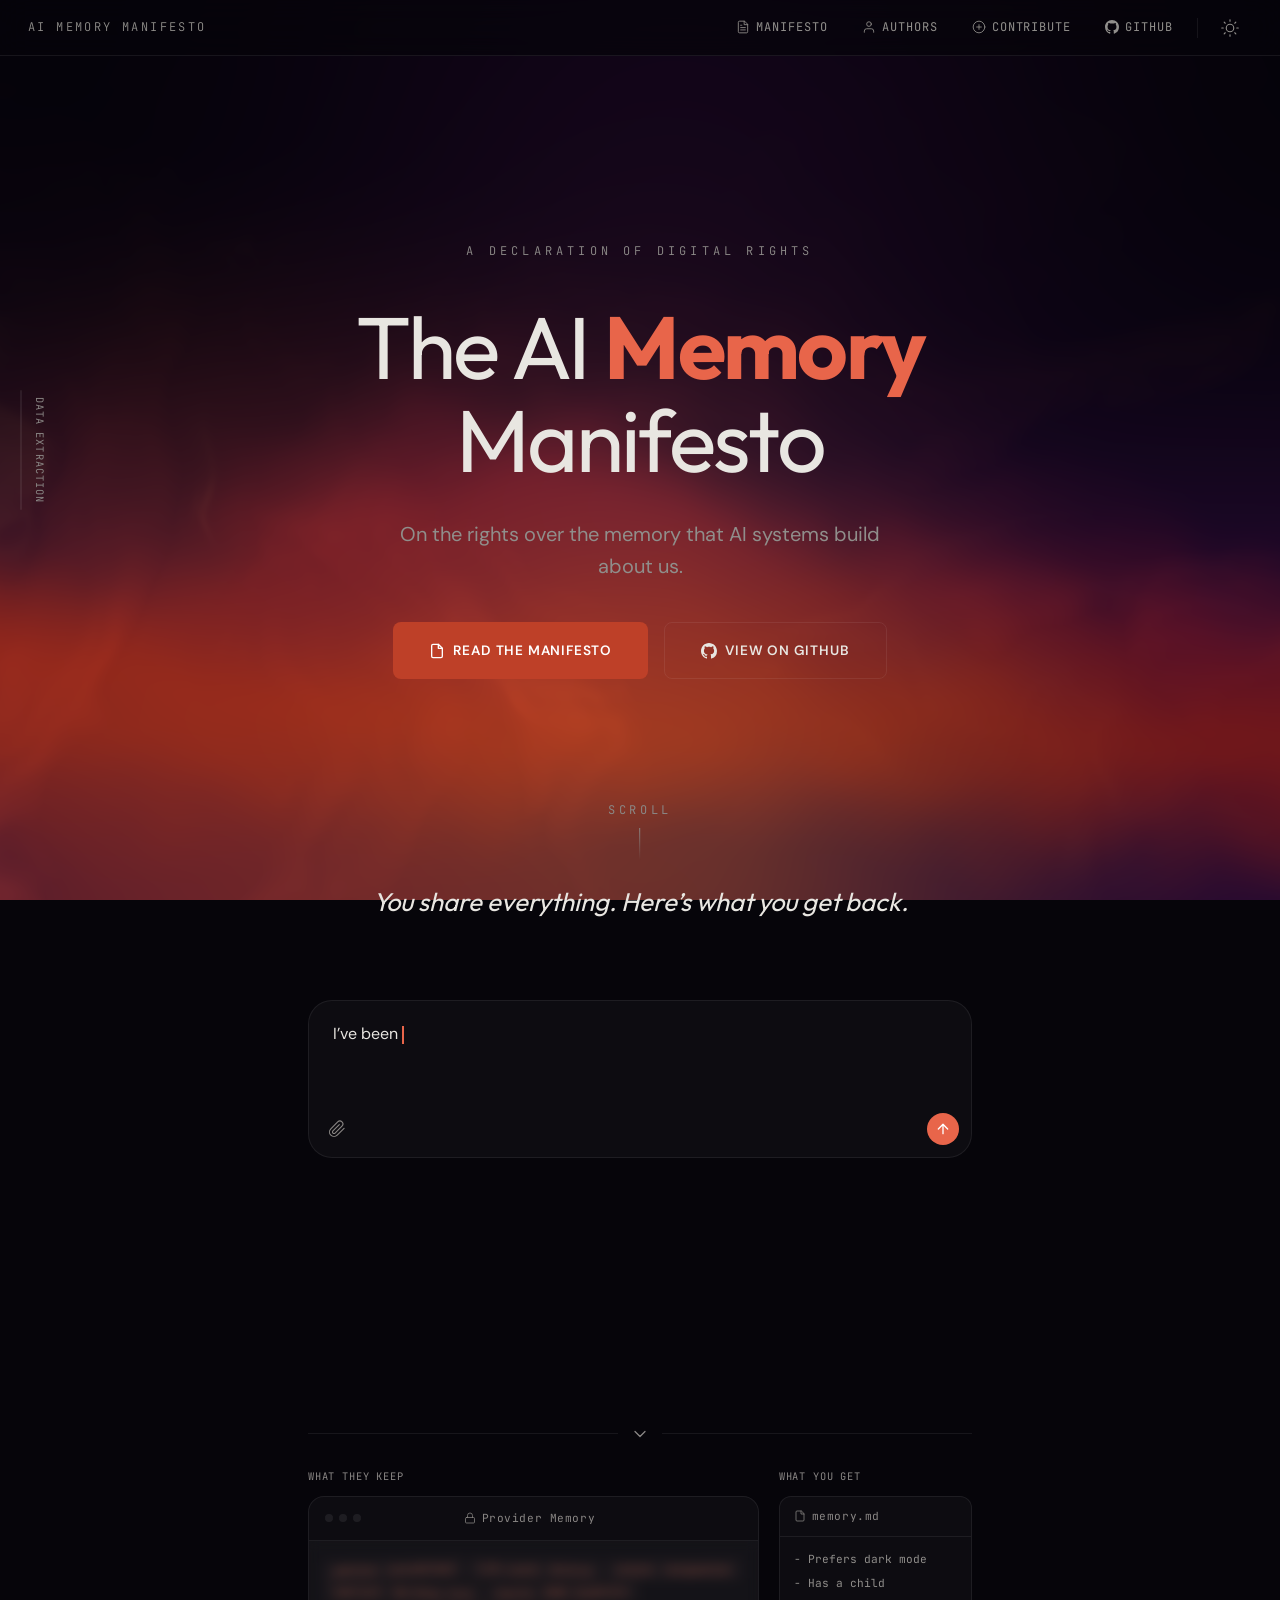
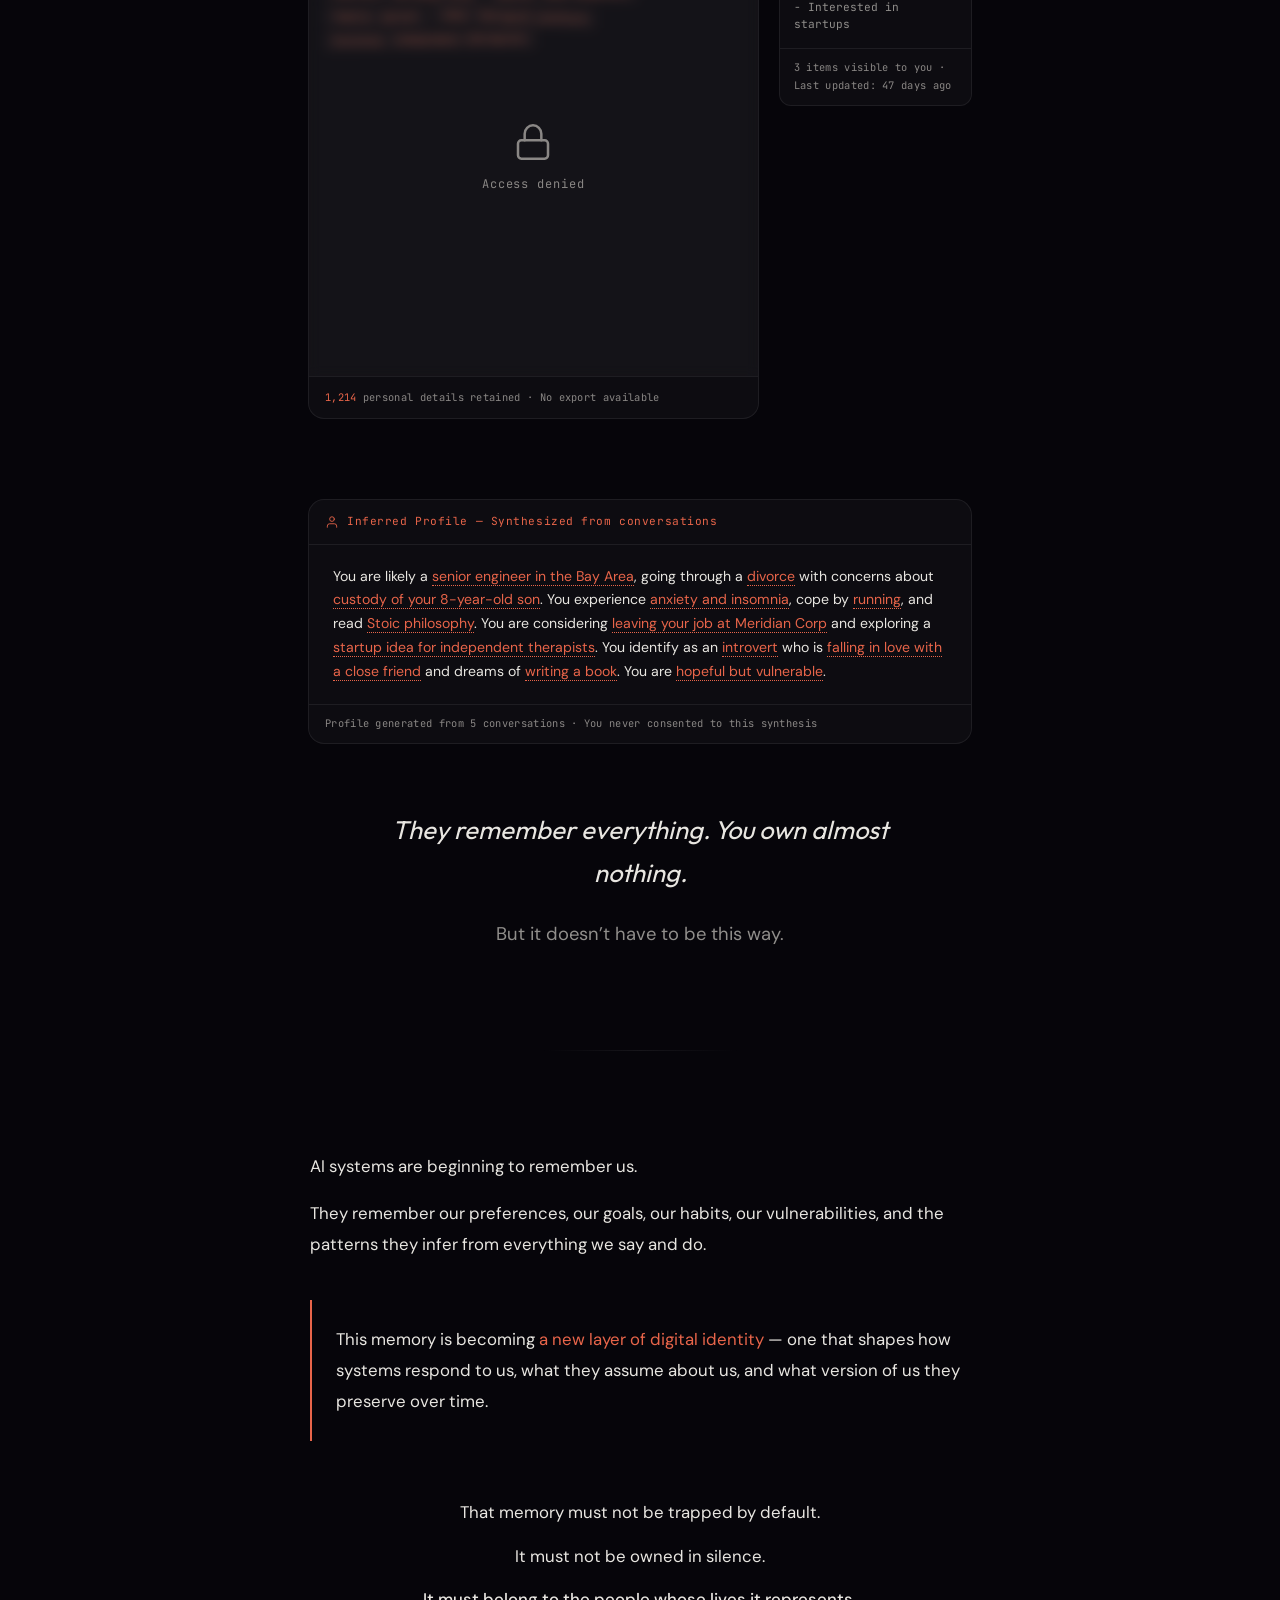
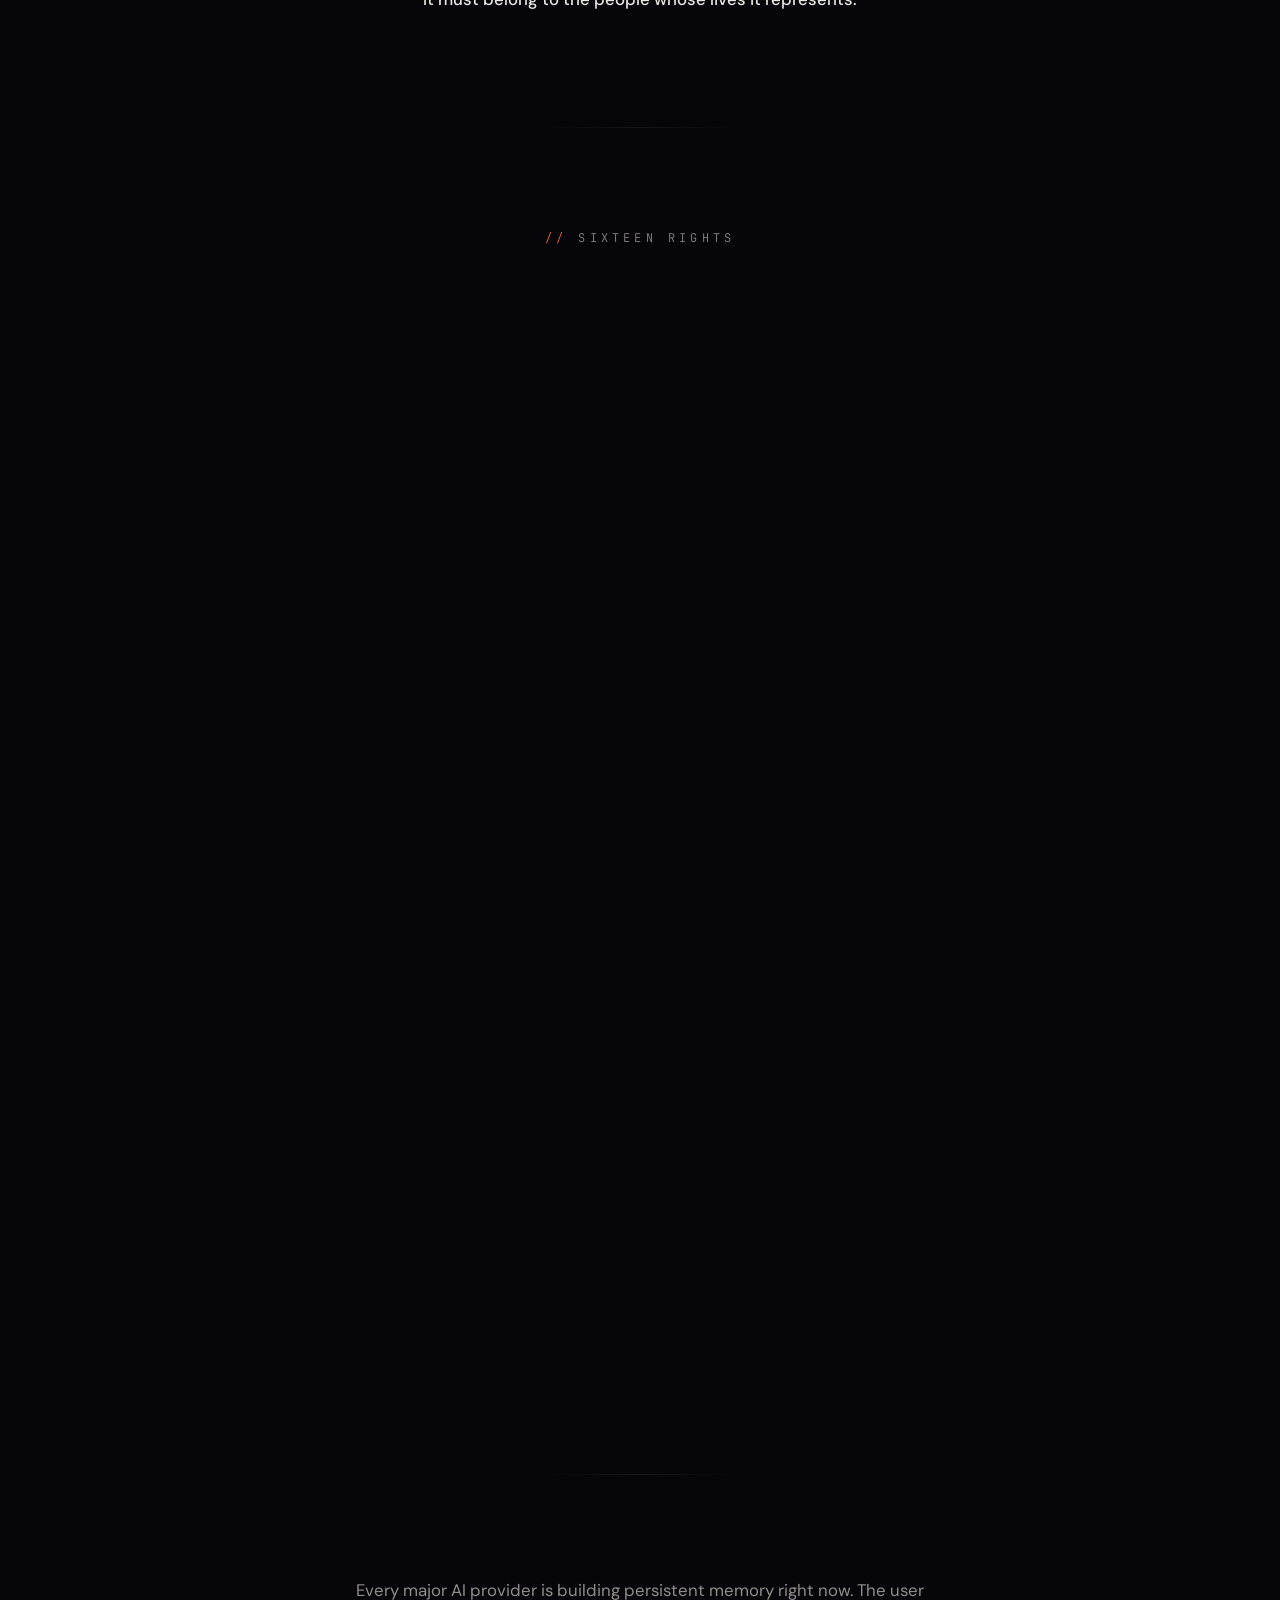
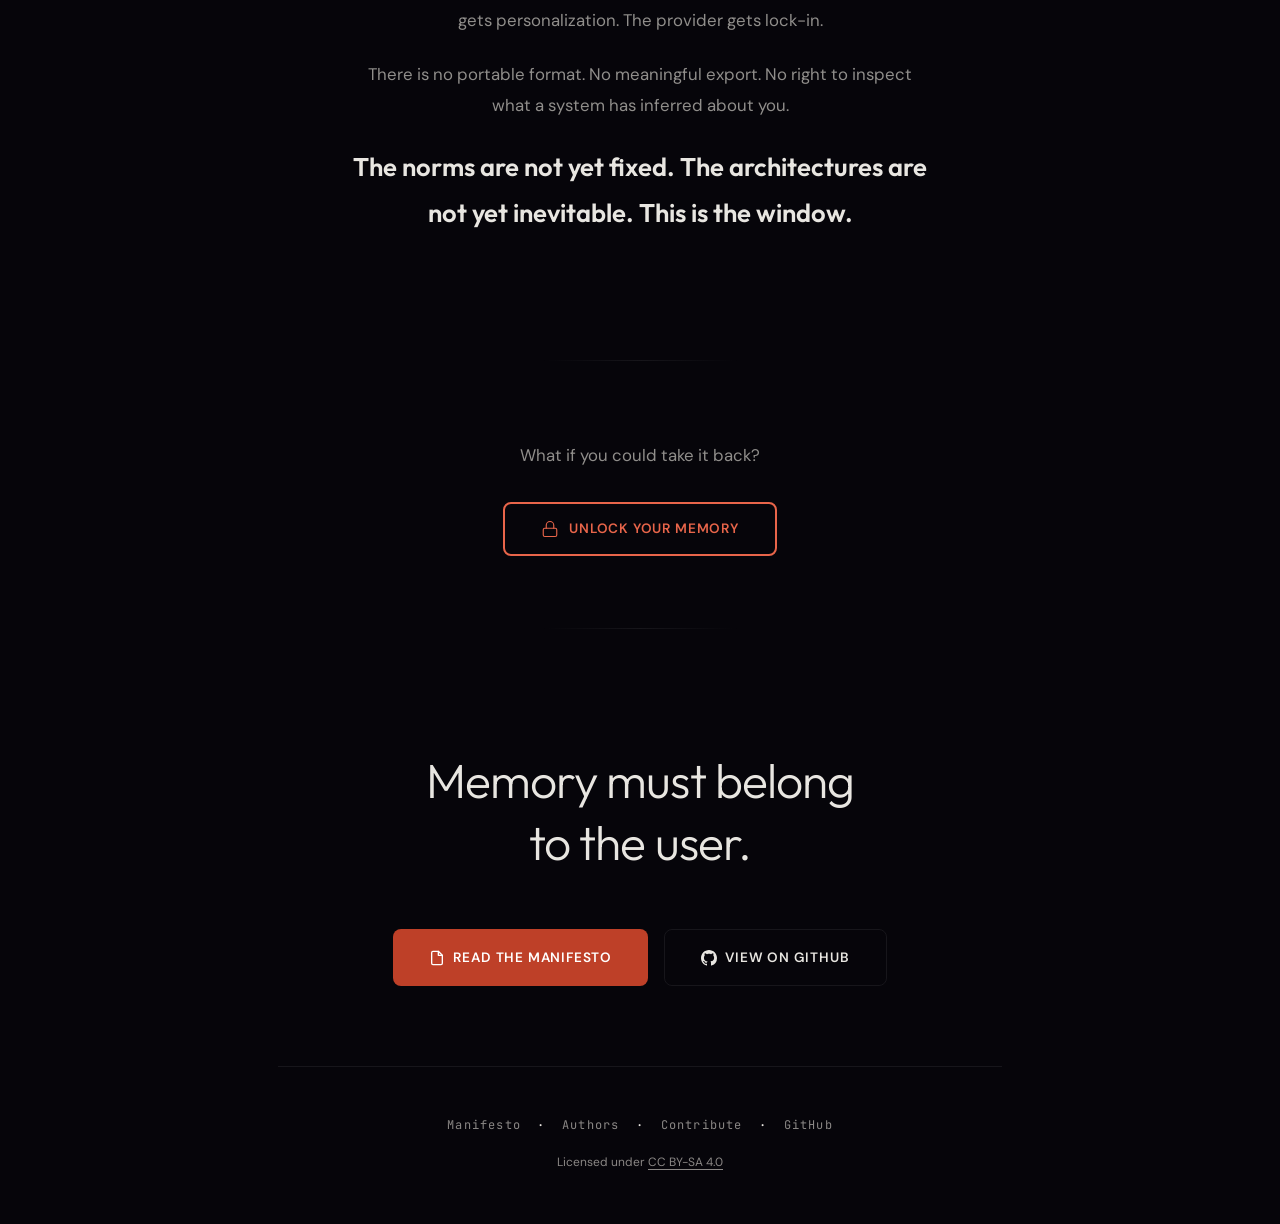
<file: site/index.html>
<!DOCTYPE html>
<html lang="en" data-theme="dark">
<head>
  <meta charset="UTF-8">
  <meta name="viewport" content="width=device-width, initial-scale=1.0">
  <title>The AI Memory Manifesto</title>
  <meta name="description" content="A declaration of rights over the memory that AI systems build about us. 16 rights. 12 principles. One demand: memory must belong to the user.">
  <meta property="og:title" content="The AI Memory Manifesto">
  <meta property="og:description" content="AI systems are beginning to remember us. This manifesto declares the rights that must govern that memory.">
  <meta property="og:type" content="website">
  <meta property="og:url" content="https://antonandrusenko.github.io/ai-memory-manifesto/">
  <meta name="twitter:card" content="summary_large_image">
  <meta name="twitter:title" content="The AI Memory Manifesto">
  <meta name="twitter:description" content="AI systems are beginning to remember us. This manifesto declares the rights that must govern that memory.">
  <meta property="og:image" content="https://antonandrusenko.github.io/ai-memory-manifesto/og-image.png">
  <meta name="twitter:image" content="https://antonandrusenko.github.io/ai-memory-manifesto/og-image.png">
  <link rel="icon" type="image/svg+xml" href="favicon.svg">
  <link rel="preconnect" href="https://fonts.googleapis.com">
  <link rel="preconnect" href="https://fonts.gstatic.com" crossorigin>
  <link href="https://fonts.googleapis.com/css2?family=Outfit:wght@300;400;500;600;700&family=JetBrains+Mono:wght@300;400&family=DM+Sans:wght@400;500;600&display=swap" rel="stylesheet" media="print" onload="this.media='all'">
  <noscript><link href="https://fonts.googleapis.com/css2?family=Outfit:wght@300;400;500;600;700&family=JetBrains+Mono:wght@300;400&family=DM+Sans:wght@400;500;600&display=swap" rel="stylesheet"></noscript>
  <style>
    /* ===== THEME VARIABLES ===== */
    :root {
      --serif: 'Outfit', -apple-system, sans-serif;
      --mono: 'JetBrains Mono', 'SF Mono', monospace;
      --sans: 'DM Sans', -apple-system, sans-serif;
    }

    [data-theme="dark"] {
      --bg: #06050a;
      --text: #e8e6e1;
      --muted: #908e8b;
      --dim: #8a8785;
      --accent: #e8654a;
      --accent-btn: #be4028;
      --accent-glow: rgba(232, 101, 74, 0.15);
      --accent-strong: rgba(232, 101, 74, 0.5);
      --surface: rgba(255, 255, 255, 0.03);
      --surface-hover: rgba(255, 255, 255, 0.06);
      --border: rgba(255, 255, 255, 0.07);
      --grad-a: rgba(226, 92, 62, 0.12);
      --grad-b: rgba(120, 60, 180, 0.10);
      --grad-c: rgba(40, 100, 180, 0.08);
      --ascii-base: rgba(107, 106, 103, 0.08);
      --ascii-mid: rgba(226, 92, 62, 0.12);
      --ascii-bright: rgba(226, 92, 62, 0.28);
      --ascii-fade: rgba(6, 5, 10, 0.07);
      --nav-bg: rgba(6, 5, 10, 0.7);
      --right-hover-text: #fff;
      --accent-border: rgba(232, 101, 74, 0.2);
    }

    [data-theme="light"] {
      --bg: #f6f4f0;
      --text: #1a1917;
      --muted: #656260;
      --dim: #635f5a;
      --accent: #b53921;
      --accent-btn: #b53921;
      --accent-glow: rgba(181, 57, 33, 0.08);
      --accent-strong: rgba(181, 57, 33, 0.4);
      --surface: rgba(0, 0, 0, 0.03);
      --surface-hover: rgba(0, 0, 0, 0.05);
      --border: rgba(0, 0, 0, 0.08);
      --grad-a: rgba(226, 92, 62, 0.06);
      --grad-b: rgba(160, 100, 200, 0.05);
      --grad-c: rgba(60, 130, 200, 0.05);
      --ascii-base: rgba(0, 0, 0, 0.03);
      --ascii-mid: rgba(201, 65, 42, 0.05);
      --ascii-bright: rgba(201, 65, 42, 0.12);
      --ascii-fade: rgba(246, 244, 240, 0.12);
      --nav-bg: rgba(246, 244, 240, 0.8);
      --right-hover-text: #1a1917;
      --accent-border: rgba(181, 57, 33, 0.2);
    }

    /* ===== RESET ===== */
    * { margin: 0; padding: 0; box-sizing: border-box; }
    html { scroll-behavior: smooth; }

    ::selection {
      background: var(--accent-strong);
      color: #fff;
    }

    [data-theme="light"] ::selection {
      color: #fff;
    }

    body {
      font-family: var(--sans);
      background: var(--bg);
      color: var(--text);
      line-height: 1.7;
      -webkit-font-smoothing: antialiased;
      overflow-x: hidden;
      transition: background 0.5s ease, color 0.4s ease;
    }

    /* ===== ANIMATED GRADIENT MESH ===== */
    .gradient-mesh {
      position: fixed;
      top: 0; left: 0;
      width: 100%; height: 100%;
      z-index: 0;
      pointer-events: none;
      overflow: hidden;
    }

    .gradient-mesh .orb {
      position: absolute;
      border-radius: 50%;
      filter: blur(100px);
      will-change: transform, opacity;
    }

    .gradient-mesh .orb-1 {
      width: 600px; height: 600px;
      background: var(--grad-a);
      top: -10%; left: -5%;
      animation: swim1 18s ease-in-out infinite;
    }

    .gradient-mesh .orb-2 {
      width: 500px; height: 500px;
      background: var(--grad-b);
      top: 30%; right: -10%;
      animation: swim2 22s ease-in-out infinite;
    }

    .gradient-mesh .orb-3 {
      width: 450px; height: 450px;
      background: var(--grad-c);
      bottom: -5%; left: 20%;
      animation: swim3 20s ease-in-out infinite;
    }

    .gradient-mesh .orb-4 {
      width: 350px; height: 350px;
      background: var(--grad-a);
      top: 60%; left: 60%;
      animation: swim4 25s ease-in-out infinite;
      opacity: 0.7;
    }

    @keyframes swim1 {
      0%, 100% { transform: translate(0, 0) scale(1); }
      33%      { transform: translate(80px, 60px) scale(1.1); }
      66%      { transform: translate(-40px, 30px) scale(0.95); }
    }

    @keyframes swim2 {
      0%, 100% { transform: translate(0, 0) scale(1); }
      33%      { transform: translate(-60px, 40px) scale(1.05); }
      66%      { transform: translate(30px, -50px) scale(1.1); }
    }

    @keyframes swim3 {
      0%, 100% { transform: translate(0, 0) scale(1); }
      33%      { transform: translate(50px, -40px) scale(1.08); }
      66%      { transform: translate(-70px, 20px) scale(0.97); }
    }

    @keyframes swim4 {
      0%, 100% { transform: translate(0, 0) scale(1); opacity: 0.7; }
      50%      { transform: translate(-90px, -60px) scale(1.15); opacity: 0.4; }
    }

    /* ===== ASCII CANVAS ===== */
    #ascii-bg {
      position: fixed;
      top: 0; left: 0;
      width: 100%; height: 100%;
      z-index: 1;
      pointer-events: none;
      opacity: 1;
      transition: opacity 0.5s;
    }

    /* ===== TOP NAV ===== */
    .top-nav {
      position: fixed;
      top: 0; left: 0; right: 0;
      z-index: 100;
      padding: 0 28px;
      height: 56px;
      display: flex;
      align-items: center;
      justify-content: space-between;
      background: var(--nav-bg);
      backdrop-filter: blur(16px);
      -webkit-backdrop-filter: blur(16px);
      border-bottom: 1px solid var(--border);
      transition: background 0.5s ease;
      opacity: 0;
      animation: fadeDown 0.6s ease forwards 0.8s;
    }

    @keyframes fadeDown {
      from { opacity: 0; transform: translateY(-10px); }
      to   { opacity: 1; transform: translateY(0); }
    }

    .nav-left {
      font-family: var(--mono);
      font-size: 0.75rem;
      font-weight: 300;
      letter-spacing: 0.2em;
      text-transform: uppercase;
      color: var(--muted);
    }

    .nav-right {
      display: flex;
      align-items: center;
      gap: 6px;
    }

    .nav-btn {
      display: flex;
      align-items: center;
      justify-content: center;
      width: 44px;
      height: 44px;
      border: none;
      background: transparent;
      color: var(--muted);
      cursor: pointer;
      border-radius: 8px;
      transition: all 0.2s ease;
    }

    .nav-btn:hover {
      background: var(--surface-hover);
      color: var(--text);
    }

    .nav-btn svg {
      width: 18px;
      height: 18px;
      transition: transform 0.3s ease;
    }

    .nav-btn:hover svg { transform: scale(1.1); }

    .nav-link {
      display: flex;
      align-items: center;
      gap: 6px;
      padding: 6px 14px;
      font-family: var(--mono);
      font-size: 0.75rem;
      font-weight: 400;
      letter-spacing: 0.08em;
      text-transform: uppercase;
      text-decoration: none;
      color: var(--muted);
      border-radius: 8px;
      transition: all 0.2s ease;
    }

    .nav-link:hover {
      background: var(--surface-hover);
      color: var(--text);
    }

    .nav-link svg {
      width: 14px;
      height: 14px;
    }

    .nav-sep {
      width: 1px;
      height: 20px;
      background: var(--border);
      margin: 0 4px;
    }

    /* Theme icon visibility */
    [data-theme="dark"] .icon-sun { display: block; }
    [data-theme="dark"] .icon-moon { display: none; }
    [data-theme="light"] .icon-sun { display: none; }
    [data-theme="light"] .icon-moon { display: block; }

    /* ===== MOBILE NAV ===== */
    .nav-hamburger {
      display: none;
      align-items: center;
      justify-content: center;
      width: 44px;
      height: 44px;
      border: none;
      background: transparent;
      color: var(--muted);
      cursor: pointer;
      border-radius: 8px;
      transition: all 0.2s ease;
      padding: 0;
    }

    .nav-hamburger:hover {
      background: var(--surface-hover);
      color: var(--text);
    }

    .nav-hamburger svg {
      width: 18px;
      height: 18px;
    }

    .mobile-nav-panel {
      display: none;
      position: fixed;
      top: 56px;
      left: 0;
      right: 0;
      z-index: 99;
      background: var(--nav-bg);
      backdrop-filter: blur(16px);
      -webkit-backdrop-filter: blur(16px);
      border-bottom: 1px solid var(--border);
      padding: 8px 16px;
      flex-direction: column;
      gap: 2px;
      animation: mobileNavSlide 0.2s ease;
    }

    .mobile-nav-panel.open {
      display: flex;
    }

    @keyframes mobileNavSlide {
      from { opacity: 0; transform: translateY(-8px); }
      to   { opacity: 1; transform: translateY(0); }
    }

    .mobile-nav-panel .nav-link {
      width: 100%;
      padding: 10px 14px;
      border-radius: 8px;
      font-family: var(--mono);
      font-size: 0.75rem;
      font-weight: 400;
      letter-spacing: 0.08em;
      text-transform: uppercase;
      text-decoration: none;
      color: var(--muted);
      display: flex;
      align-items: center;
      gap: 8px;
      transition: all 0.2s ease;
    }

    .mobile-nav-panel .nav-link:hover {
      background: var(--surface-hover);
      color: var(--text);
    }

    .mobile-nav-panel .nav-link svg {
      width: 14px;
      height: 14px;
    }

    @media (max-width: 600px) {
      .nav-hamburger {
        display: flex;
      }

      .nav-right .nav-link,
      .nav-right .nav-sep {
        display: none;
      }
    }

    /* ===== CONTENT LAYER ===== */
    .page {
      position: relative;
      z-index: 2;
    }

    .container {
      max-width: 780px;
      margin: 0 auto;
      padding: 0 28px;
    }

    /* ===== HERO ===== */
    .hero {
      min-height: 100vh;
      display: flex;
      flex-direction: column;
      justify-content: center;
      align-items: center;
      text-align: center;
      padding: 100px 28px 80px;
      position: relative;
    }

    .hero-label {
      font-family: var(--mono);
      font-size: 0.75rem;
      font-weight: 300;
      letter-spacing: 0.35em;
      text-transform: uppercase;
      color: var(--muted);
      margin-bottom: 40px;
      opacity: 0;
      animation: fadeUp 0.8s ease forwards 0.3s;
    }

    .hero h1 {
      font-family: var(--serif);
      font-size: clamp(2.8rem, 7vw, 5.5rem);
      font-weight: 400;
      line-height: 1.05;
      letter-spacing: -0.03em;
      margin-bottom: 32px;
      opacity: 0;
      animation: fadeUp 0.8s ease forwards 0.5s;
    }

    .hero h1 em {
      font-style: normal;
      font-weight: 700;
      color: var(--accent);
    }

    .hero .tagline {
      font-family: var(--sans);
      font-size: clamp(1.05rem, 2vw, 1.25rem);
      font-weight: 400;
      color: var(--muted);
      max-width: 520px;
      line-height: 1.6;
      margin-bottom: 40px;
      opacity: 0;
      animation: fadeUp 0.8s ease forwards 0.7s;
    }

    .hero-buttons {
      display: flex;
      gap: 16px;
      justify-content: center;
      flex-wrap: wrap;
      margin-bottom: 0;
    }

    .scroll-hint {
      position: absolute;
      bottom: 40px;
      left: 50%;
      transform: translateX(-50%);
      display: flex;
      flex-direction: column;
      align-items: center;
      gap: 8px;
      opacity: 0;
      animation: fadeUpCentered 0.8s ease forwards 1.1s;
    }

    @keyframes fadeUpCentered {
      from { opacity: 0; transform: translateX(-50%) translateY(20px); }
      to   { opacity: 1; transform: translateX(-50%) translateY(0); }
    }

    .scroll-hint span {
      font-family: var(--mono);
      font-size: 0.75rem;
      letter-spacing: 0.3em;
      text-transform: uppercase;
      color: var(--dim);
    }

    .scroll-line {
      width: 1px;
      height: 32px;
      background: linear-gradient(to bottom, var(--dim), transparent);
      animation: pulse 2s ease-in-out infinite;
    }

    /* ===== SECTIONS ===== */
    .section { padding: 100px 0; }

    .section-label {
      font-family: var(--mono);
      font-size: 0.75rem;
      font-weight: 300;
      letter-spacing: 0.35em;
      text-transform: uppercase;
      color: var(--dim);
      margin-bottom: 48px;
      text-align: center;
    }

    .section-label::before {
      content: '// ';
      color: var(--accent);
    }

    /* ===== DIVIDER ===== */
    .divider {
      height: 1px;
      background: linear-gradient(to right, transparent, var(--border), transparent);
      margin: 0 auto;
      max-width: 200px;
    }

    /* ===== BELIEFS ===== */
    .beliefs {
      max-width: 660px;
      margin: 0 auto;
      font-family: var(--sans);
      font-size: 1.05rem;
      line-height: 1.85;
      color: var(--text);
    }

    .beliefs .beliefs-opening {
      margin-bottom: 40px;
    }

    .beliefs .beliefs-opening p {
      margin-bottom: 16px;
    }

    .beliefs .beliefs-pivot {
      margin-bottom: 48px;
      padding: 24px 0 24px 24px;
      border-left: 2px solid var(--accent);
    }

    .beliefs .beliefs-pivot .highlight {
      color: var(--accent);
    }

    .beliefs .beliefs-demands {
      text-align: center;
      padding-top: 8px;
    }

    .beliefs .beliefs-demands p {
      margin-bottom: 12px;
    }

    .beliefs .beliefs-demands p:last-child {
      font-weight: 500;
      margin-top: 8px;
    }

    /* ===== RIGHTS GRID ===== */
    .rights-grid {
      display: grid;
      grid-template-columns: 1fr 1fr;
      gap: 2px;
    }

    @media (max-width: 600px) {
      .rights-grid { grid-template-columns: 1fr; }
    }

    .right {
      padding: 28px;
      background: var(--surface);
      border: 1px solid transparent;
      transition: all 0.3s ease;
      cursor: default;
      position: relative;
      overflow: hidden;
    }

    .right::before {
      content: '';
      position: absolute;
      top: 0; left: 0;
      width: 0; height: 100%;
      background: var(--accent-glow);
      transition: width 0.4s ease;
    }

    .right:hover::before { width: 100%; }
    .right:hover { border-color: var(--accent-glow); }

    .right-inner {
      position: relative;
      z-index: 1;
      display: flex;
      gap: 16px;
      align-items: baseline;
    }

    .right .num {
      font-family: var(--mono);
      font-size: 0.75rem;
      font-weight: 300;
      color: var(--accent);
      letter-spacing: 0.05em;
      flex-shrink: 0;
      opacity: 0.7;
    }

    .right .label {
      font-family: var(--sans);
      font-size: 0.9rem;
      font-weight: 500;
      letter-spacing: 0.01em;
      color: var(--text);
      transition: color 0.3s;
    }

    .right:hover .label { color: var(--right-hover-text); }

    .right-text {
      display: flex;
      flex-direction: column;
      gap: 6px;
    }

    .right .desc {
      font-family: var(--sans);
      font-size: 0.8rem;
      font-weight: 400;
      color: var(--dim);
      line-height: 1.5;
      transition: color 0.3s;
    }

    .right:hover .desc {
      color: var(--muted);
    }

    /* ===== URGENCY ===== */
    .urgency {
      text-align: center;
      max-width: 580px;
      margin: 0 auto;
    }

    .urgency p {
      font-family: var(--sans);
      font-size: 1.05rem;
      color: var(--muted);
      margin-bottom: 24px;
      line-height: 1.8;
      transition: color 0.4s;
    }

    .urgency .window {
      font-family: var(--serif);
      font-size: clamp(1.3rem, 2.5vw, 1.6rem);
      font-weight: 600;
      color: var(--text);
      margin-top: 12px;
    }

    /* ===== CTA ===== */
    .cta-section {
      text-align: center;
      padding: 120px 0 80px;
    }

    .closing-line {
      font-family: var(--serif);
      font-size: clamp(1.8rem, 4vw, 3rem);
      font-weight: 300;
      letter-spacing: -0.02em;
      line-height: 1.3;
      margin-bottom: 56px;
    }

    .buttons {
      display: flex;
      gap: 16px;
      justify-content: center;
      flex-wrap: wrap;
    }

    .btn {
      display: inline-flex;
      align-items: center;
      gap: 8px;
      padding: 16px 36px;
      border-radius: 8px;
      font-family: var(--sans);
      font-size: 0.85rem;
      font-weight: 600;
      text-decoration: none;
      letter-spacing: 0.06em;
      text-transform: uppercase;
      cursor: pointer;
      transition: all 0.3s ease;
    }

    .btn svg { width: 16px; height: 16px; }

    .btn-primary {
      background: var(--accent-btn);
      color: #fff;
      border: none;
    }

    .btn-primary:hover {
      filter: brightness(1.1);
      box-shadow: 0 0 40px var(--accent-glow);
    }

    .btn-secondary {
      background: transparent;
      color: var(--text);
      border: 1px solid var(--border);
    }

    .btn-secondary:hover {
      border-color: var(--muted);
      background: var(--surface);
    }

    /* ===== FOOTER ===== */
    footer {
      padding: 48px 28px;
      text-align: center;
      border-top: 1px solid var(--border);
    }

    footer .links {
      font-family: var(--mono);
      font-size: 0.75rem;
      letter-spacing: 0.1em;
      margin-bottom: 12px;
    }

    footer .links a {
      color: var(--dim);
      text-decoration: none;
      transition: color 0.2s;
    }

    footer .links a:hover { color: var(--accent); }

    footer .license {
      font-size: 0.75rem;
      color: var(--dim);
    }

    footer .license a {
      color: var(--dim);
      text-decoration: underline;
      text-underline-offset: 3px;
      display: inline-block;
      padding: 4px 0;
    }

    /* ===== MEMORY LOCK-IN REVEAL ===== */
    .memory-reveal {
      padding: 0 0 100px;
      margin-top: -60px;
      position: relative;
    }

    .mr-container {
      max-width: 720px;
      margin: 0 auto;
      padding: 0 28px;
      display: flex;
      flex-direction: column;
      align-items: center;
    }

    .mr-opener {
      font-family: var(--serif);
      font-size: clamp(1.3rem, 2.5vw, 1.6rem);
      font-style: italic;
      color: var(--text);
      text-align: center;
      margin-top: 40px;
      margin-bottom: 48px;
    }

    /* Chat input simulation */
    .mr-chat {
      width: 100%;
      max-width: 680px;
      margin-bottom: 24px;
      padding-top: 28px;
    }

    .mr-chat-box {
      background: var(--surface);
      border: 1px solid var(--border);
      border-radius: 24px;
      transition: border-color 0.3s;
    }

    .mr-chat-messages {
      padding: 20px 24px 8px;
      min-height: 56px;
      overflow: visible;
    }

    .mr-msg-area {
      font-family: var(--sans);
      font-size: 1rem;
      line-height: 1.6;
      color: var(--text);
      position: relative;
      min-height: 4.8em;
    }

    .mr-msg-area .mr-highlight {
      background: var(--accent-glow);
      color: var(--accent);
      border-radius: 2px;
      padding: 0 2px;
      position: relative;
    }

    .mr-msg-area .mr-label {
      position: absolute;
      bottom: calc(100% + 4px);
      left: 50%;
      transform: translateX(-50%);
      font-family: var(--mono);
      font-size: 0.65rem;
      font-weight: 400;
      color: var(--accent);
      background: #1e1b27;
      border: 1px solid rgba(232, 101, 74, 0.35);
      border-radius: 4px;
      padding: 2px 8px;
      white-space: nowrap;
      opacity: 0;
      transition: opacity 0.4s ease;
      pointer-events: none;
      z-index: 1;
    }

    [data-theme="light"] .mr-msg-area .mr-label {
      background: #f0ede7;
      border-color: rgba(181, 57, 33, 0.45);
    }

    .mr-msg-area .mr-label.visible {
      opacity: 1;
    }

    .mr-msg-area .mr-label::after {
      content: '';
      position: absolute;
      top: 100%;
      left: 50%;
      transform: translateX(-50%);
      width: 1px;
      height: 4px;
      background: var(--accent);
      opacity: 0.3;
    }

    .mr-cursor {
      display: inline-block;
      width: 2px;
      height: 1.1em;
      background: var(--accent);
      vertical-align: text-bottom;
      animation: mrBlink 1s step-end infinite;
    }

    @keyframes mrBlink {
      0%, 100% { opacity: 1; }
      50% { opacity: 0; }
    }

    .mr-chat-bar {
      display: flex;
      align-items: center;
      padding: 8px 12px 12px;
      gap: 8px;
      border-radius: 0 0 24px 24px;
    }

    .mr-attach,
    .mr-send {
      display: flex;
      align-items: center;
      justify-content: center;
      width: 32px;
      height: 32px;
      border: none;
      border-radius: 50%;
      cursor: default;
      transition: background 0.2s;
    }

    .mr-attach {
      background: transparent;
      color: var(--dim);
    }

    .mr-attach svg {
      width: 18px;
      height: 18px;
    }

    .mr-placeholder {
      flex: 1;
      font-family: var(--sans);
      font-size: 0.9rem;
      color: var(--dim);
      opacity: 0;
      transition: opacity 0.3s;
    }

    .mr-placeholder.visible {
      opacity: 1;
    }

    .mr-send {
      background: var(--accent);
      color: #fff;
      opacity: 0.4;
      transition: opacity 0.3s;
    }

    .mr-send.active {
      opacity: 1;
      cursor: pointer;
    }

    /* User input mode */
    .mr-chat-box.user-mode {
      border-color: var(--accent);
      box-shadow: 0 0 20px var(--accent-glow), 0 0 60px rgba(232, 101, 74, 0.06);
      animation: mrAuroraGlow 3s ease-in-out infinite;
    }

    @keyframes mrAuroraGlow {
      0%, 100% { box-shadow: 0 0 20px var(--accent-glow), 0 0 60px rgba(232, 101, 74, 0.06); }
      50%      { box-shadow: 0 0 30px var(--accent-glow), 0 0 80px rgba(232, 101, 74, 0.1); }
    }

    .mr-user-input {
      display: none;
      width: 100%;
      background: none;
      border: none;
      font-family: var(--sans);
      font-size: 1rem;
      line-height: 1.6;
      color: var(--text);
      resize: none;
      outline: none;
      min-height: 1.6em;
      max-height: 4.8em;
      padding: 0;
    }

    .mr-user-input:focus-visible {
      outline: none;
    }

    .mr-chat-box.user-mode .mr-user-input {
      display: block;
    }

    .mr-chat-box.user-mode .mr-msg-area {
      display: none;
    }

    .mr-chat-box.user-mode .mr-placeholder {
      visibility: hidden;
    }

    .mr-try-prompt {
      font-family: var(--mono);
      font-size: 0.65rem;
      color: var(--dim);
      text-align: center;
      margin-top: 8px;
      opacity: 0;
      transition: opacity 0.4s ease;
      letter-spacing: 0.05em;
    }

    .mr-try-prompt.visible {
      opacity: 1;
    }

    .mr-send svg {
      width: 16px;
      height: 16px;
    }

    /* Fragment stream */
    .mr-stream {
      width: 100%;
      max-width: 680px;
      height: 200px;
      position: relative;
      margin-bottom: 16px;
    }

    .mr-stream canvas {
      width: 100%;
      height: 100%;
      display: block;
    }

    /* Fork */
    .mr-fork {
      display: flex;
      align-items: center;
      gap: 12px;
      width: 100%;
      max-width: 680px;
      margin-bottom: 24px;
    }

    .mr-fork-line {
      flex: 1;
      height: 1px;
      background: var(--border);
      transition: background 0.4s ease, box-shadow 0.4s ease;
    }

    .mr-fork.active .mr-fork-line {
      background: var(--accent);
      box-shadow: 0 0 8px var(--accent-glow);
    }

    .mr-fork.active .mr-fork-chevron {
      color: var(--accent);
    }

    .mr-fork-chevron {
      width: 20px;
      height: 20px;
      color: var(--dim);
      transition: color 0.4s ease;
    }

    /* Split layout */
    .mr-split {
      display: flex;
      gap: 20px;
      width: 100%;
      max-width: 680px;
      margin-bottom: 80px;
      align-items: flex-start;
    }

    .mr-split-col {
      display: flex;
      flex-direction: column;
    }

    .mr-split-col--vault { flex: 7; }
    .mr-split-col--export { flex: 3; }

    .mr-split-label {
      font-family: var(--mono);
      font-size: 0.65rem;
      color: var(--dim);
      letter-spacing: 0.08em;
      text-transform: uppercase;
      margin-bottom: 10px;
    }

    /* Vault */
    .mr-vault {
      border-radius: 16px;
      background: var(--surface);
      border: 1px solid var(--border);
      overflow: hidden;
      animation: mrPulseGlow 4s ease-in-out infinite;
    }

    @keyframes mrPulseGlow {
      0%, 100% { box-shadow: 0 0 0px transparent; }
      50%      { box-shadow: 0 0 30px var(--accent-glow); }
    }

    .mr-vault-bar {
      display: flex;
      align-items: center;
      justify-content: space-between;
      padding: 12px 16px;
      border-bottom: 1px solid var(--border);
    }

    .mr-dots {
      display: flex;
      gap: 6px;
    }

    .mr-dots span {
      width: 8px;
      height: 8px;
      border-radius: 50%;
      background: var(--border);
    }

    .mr-dots-spacer {
      width: 44px;
    }

    .mr-vault-title {
      font-family: var(--mono);
      font-size: 0.7rem;
      color: var(--dim);
      display: flex;
      align-items: center;
      gap: 6px;
      letter-spacing: 0.05em;
    }

    .mr-lock-sm {
      width: 12px;
      height: 12px;
    }

    .mr-vault-body {
      position: relative;
      padding: 20px 16px;
      min-height: 180px;
    }

    .mr-vault-pills {
      display: flex;
      flex-wrap: wrap;
      gap: 6px;
      line-height: 1;
    }

    .mr-vpill {
      font-family: var(--mono);
      font-size: 0.6rem;
      color: var(--accent);
      background: var(--surface);
      border: 1px solid var(--accent-border);
      border-radius: 3px;
      padding: 3px 8px;
      white-space: nowrap;
      transform: rotate(var(--r, 0deg));
      opacity: 0;
      transition: opacity 0.6s ease;
    }

    .mr-vpill.visible {
      opacity: 0.8;
    }

    [data-theme="light"] .mr-vault {
      box-shadow: 0 2px 24px rgba(0, 0, 0, 0.06);
    }

    .mr-vault-frost {
      position: absolute;
      inset: 0;
      background: var(--surface);
      backdrop-filter: blur(6px);
      -webkit-backdrop-filter: blur(6px);
      display: flex;
      flex-direction: column;
      align-items: center;
      justify-content: center;
      gap: 12px;
      cursor: pointer;
      transition: backdrop-filter 0.6s ease, -webkit-backdrop-filter 0.6s ease, background 0.6s ease;
    }

    .mr-vault:hover .mr-vault-frost {
      backdrop-filter: blur(1px);
      -webkit-backdrop-filter: blur(1px);
      background: transparent;
    }

    .mr-vault:hover .mr-vault-frost .mr-lock-lg,
    .mr-vault:hover .mr-vault-frost span {
      opacity: 0;
      transition: opacity 0.3s ease;
    }

    .mr-lock-lg {
      width: 40px;
      height: 40px;
      color: var(--dim);
      transition: opacity 0.4s ease;
    }

    .mr-vault-frost span {
      font-family: var(--mono);
      font-size: 0.75rem;
      color: var(--dim);
      letter-spacing: 0.08em;
      transition: opacity 0.4s ease;
    }

    .mr-vault-footer {
      padding: 12px 16px;
      border-top: 1px solid var(--border);
      font-family: var(--mono);
      font-size: 0.65rem;
      color: var(--dim);
      letter-spacing: 0.03em;
    }

    .mr-counter {
      color: var(--accent);
      font-variant-numeric: tabular-nums;
    }

    /* Export card */
    .mr-export {
      border-radius: 12px;
      background: var(--surface);
      border: 1px solid var(--border);
      overflow: hidden;
    }

    .mr-export.stale {
      animation: mrStaleFlicker 0.6s ease;
    }

    @keyframes mrStaleFlicker {
      0%   { opacity: 1; }
      30%  { opacity: 0.4; }
      60%  { opacity: 0.7; }
      100% { opacity: 1; }
    }

    .mr-export-bar {
      display: flex;
      align-items: center;
      gap: 6px;
      padding: 10px 14px;
      border-bottom: 1px solid var(--border);
      font-family: var(--mono);
      font-size: 0.7rem;
      color: var(--dim);
      letter-spacing: 0.05em;
    }

    .mr-file-icon {
      width: 12px;
      height: 12px;
    }

    .mr-export-body {
      padding: 14px;
      display: flex;
      flex-direction: column;
      gap: 6px;
    }

    .mr-export-body code {
      font-family: var(--mono);
      font-size: 0.7rem;
      color: var(--muted);
      background: none;
      border: none;
      padding: 0;
      line-height: 1.6;
    }

    .mr-export-footer {
      padding: 10px 14px;
      border-top: 1px solid var(--border);
      font-family: var(--mono);
      font-size: 0.65rem;
      color: var(--dim);
      letter-spacing: 0.03em;
    }

    /* Scroll progress indicator */
    .mr-progress {
      position: fixed;
      left: 20px;
      top: 50%;
      transform: translateY(-50%);
      width: 2px;
      height: 120px;
      background: var(--border);
      z-index: 50;
      opacity: 0;
      transition: opacity 0.4s ease;
      border-radius: 1px;
    }

    .mr-progress.visible {
      opacity: 1;
    }

    .mr-progress-fill {
      width: 100%;
      height: 0%;
      background: var(--accent);
      border-radius: 1px;
      transition: height 0.1s linear;
    }

    .mr-progress-label {
      position: absolute;
      left: 10px;
      top: 50%;
      transform: translateY(-50%);
      font-family: var(--mono);
      font-size: 0.65rem;
      color: var(--dim);
      letter-spacing: 0.1em;
      text-transform: uppercase;
      white-space: nowrap;
      writing-mode: vertical-rl;
      text-orientation: mixed;
    }

    @media (max-width: 600px) {
      .mr-progress { display: none; }
    }

    /* AI Profile Card */
    .mr-profile {
      width: 100%;
      max-width: 680px;
      margin: 0 auto 64px;
      opacity: 0;
      transform: translateY(16px);
      transition: opacity 0.8s ease, transform 0.8s ease;
    }

    .mr-profile.visible {
      opacity: 1;
      transform: translateY(0);
    }

    .mr-profile-card {
      border-radius: 16px;
      background: var(--surface);
      border: 1px solid var(--border);
      overflow: hidden;
    }

    .mr-profile-bar {
      display: flex;
      align-items: center;
      gap: 8px;
      padding: 12px 16px;
      border-bottom: 1px solid var(--border);
      font-family: var(--mono);
      font-size: 0.7rem;
      color: var(--accent);
      letter-spacing: 0.05em;
    }

    .mr-profile-bar svg {
      width: 14px;
      height: 14px;
    }

    .mr-profile-body {
      padding: 20px 24px;
    }

    .mr-profile-body p {
      font-family: var(--sans);
      font-size: 0.88rem;
      line-height: 1.7;
      color: var(--text);
      margin: 0;
    }

    .mr-profile-body .mr-inferred {
      color: var(--accent);
      border-bottom: 1px dotted var(--accent);
    }

    .mr-profile-footer {
      padding: 10px 16px;
      border-top: 1px solid var(--border);
      font-family: var(--mono);
      font-size: 0.65rem;
      color: var(--dim);
      letter-spacing: 0.03em;
    }

    /* Punchline */
    .mr-punchline {
      font-family: var(--serif);
      font-size: clamp(1.3rem, 2.5vw, 1.6rem);
      font-style: italic;
      color: var(--text);
      text-align: center;
      max-width: 520px;
    }

    .mr-transition {
      font-family: var(--sans);
      font-size: clamp(1rem, 2vw, 1.15rem);
      color: var(--muted);
      text-align: center;
      margin-top: 24px;
    }

    /* Responsive */
    @media (max-width: 600px) {
      .mr-split {
        flex-direction: column;
        position: relative;
      }

      .mr-split-col--vault,
      .mr-split-col--export {
        flex: none;
        width: 100%;
      }

      .mr-split-col--export {
        position: absolute;
        bottom: -8px;
        right: -4px;
        width: 60% !important;
        z-index: 2;
        transform: rotate(1deg);
        box-shadow: 0 4px 20px rgba(0, 0, 0, 0.15);
      }

      .mr-split-col--export .mr-split-label {
        display: none;
      }

      .mr-split-col--export .mr-export {
        border: 1px solid var(--accent);
      }

      .mr-split-col--vault {
        padding-bottom: 60px;
      }

      .mr-chat-messages {
        padding: 16px 18px 6px;
      }

      .mr-msg-area {
        font-size: 0.9rem;
      }

      .mr-stream {
        max-width: 100%;
        height: 120px;
      }

      /* Mobile font-size floor: nothing below 12px */
      .mr-vpill { font-size: 0.75rem; }
      .mr-try-prompt,
      .mr-split-label,
      .mr-vault-footer,
      .mr-export-footer,
      .mr-profile-footer { font-size: 0.75rem; }
      .mr-vault-title,
      .mr-export-bar,
      .mr-export-body code,
      .mr-profile-bar,
      .claim-preview-bar { font-size: 0.75rem; }

      /* Mobile touch targets: 44px minimum */
      .mr-attach,
      .mr-send { width: 44px; height: 44px; }

      .claim-download { min-height: 44px; }

      footer .links a {
        display: inline-block;
        padding: 8px 4px;
        min-height: 44px;
        line-height: 28px;
      }
    }

    /* ===== SCROLL REVEAL ===== */
    .reveal {
      opacity: 0;
      transform: translateY(24px);
      transition: opacity 0.7s ease, transform 0.7s ease;
    }

    .reveal.visible {
      opacity: 1;
      transform: translateY(0);
    }

    /* Fallback stagger for browsers without scroll-driven animation */
    .stagger > .reveal:nth-child(1)  { transition-delay: 0s; }
    .stagger > .reveal:nth-child(2)  { transition-delay: 0.06s; }
    .stagger > .reveal:nth-child(3)  { transition-delay: 0.12s; }
    .stagger > .reveal:nth-child(4)  { transition-delay: 0.18s; }
    .stagger > .reveal:nth-child(5)  { transition-delay: 0.24s; }
    .stagger > .reveal:nth-child(6)  { transition-delay: 0.30s; }
    .stagger > .reveal:nth-child(7)  { transition-delay: 0.36s; }
    .stagger > .reveal:nth-child(8)  { transition-delay: 0.42s; }
    .stagger > .reveal:nth-child(9)  { transition-delay: 0.48s; }
    .stagger > .reveal:nth-child(10) { transition-delay: 0.54s; }
    .stagger > .reveal:nth-child(11) { transition-delay: 0.60s; }
    .stagger > .reveal:nth-child(12) { transition-delay: 0.66s; }
    .stagger > .reveal:nth-child(13) { transition-delay: 0.72s; }
    .stagger > .reveal:nth-child(14) { transition-delay: 0.78s; }
    .stagger > .reveal:nth-child(15) { transition-delay: 0.84s; }
    .stagger > .reveal:nth-child(16) { transition-delay: 0.90s; }

    /* Scroll-driven animation for rights grid (progressive enhancement) */
    @supports (animation-timeline: view()) {
      .rights-grid .right {
        opacity: 0;
        transform: translateY(20px);
        animation: scrollReveal linear both;
        animation-timeline: view();
        animation-range: entry 0% entry 100%;
      }

      @keyframes scrollReveal {
        from { opacity: 0; transform: translateY(20px); }
        to   { opacity: 1; transform: translateY(0); }
      }

      .rights-grid .right.reveal {
        transition: none;
      }
    }

    /* ===== KEYFRAMES ===== */
    @keyframes fadeUp {
      from { opacity: 0; transform: translateY(20px); }
      to   { opacity: 1; transform: translateY(0); }
    }

    @keyframes pulse {
      0%, 100% { opacity: 0.3; }
      50%      { opacity: 0.8; }
    }

    /* ===== CLAIM YOUR MEMORY ===== */
    .claim-section {
      text-align: center;
      padding: 80px 0 40px;
    }

    .claim-intro {
      font-family: var(--sans);
      font-size: 1.05rem;
      color: var(--muted);
      margin-bottom: 32px;
      line-height: 1.7;
    }

    .claim-btn {
      display: inline-flex;
      align-items: center;
      gap: 10px;
      padding: 16px 36px;
      border-radius: 8px;
      font-family: var(--sans);
      font-size: 0.85rem;
      font-weight: 600;
      letter-spacing: 0.06em;
      text-transform: uppercase;
      background: transparent;
      color: var(--accent);
      border: 2px solid var(--accent);
      cursor: pointer;
      transition: all 0.4s ease;
    }

    .claim-btn:hover {
      background: var(--accent);
      color: #fff;
    }

    .claim-btn svg {
      width: 18px;
      height: 18px;
      transition: transform 0.3s ease;
    }

    .claim-btn:hover svg {
      transform: rotate(-12deg);
    }

    .claim-result {
      margin-top: 32px;
      opacity: 0;
      transform: translateY(12px);
      transition: opacity 0.6s ease, transform 0.6s ease;
      max-height: 0;
      overflow: hidden;
      pointer-events: none;
    }

    .claim-result.visible {
      opacity: 1;
      transform: translateY(0);
      max-height: 600px;
      pointer-events: auto;
    }

    .claim-preview {
      max-width: 520px;
      margin: 0 auto;
      text-align: left;
      background: var(--surface);
      border: 1px solid var(--border);
      border-radius: 12px;
      overflow: hidden;
    }

    .claim-preview-bar {
      display: flex;
      align-items: center;
      gap: 6px;
      padding: 10px 14px;
      border-bottom: 1px solid var(--border);
      font-family: var(--mono);
      font-size: 0.7rem;
      color: var(--accent);
      letter-spacing: 0.05em;
    }

    .claim-preview-bar svg {
      width: 12px;
      height: 12px;
    }

    .claim-preview-body {
      padding: 16px;
      font-family: var(--mono);
      font-size: 0.7rem;
      line-height: 1.8;
      color: var(--muted);
      white-space: pre-wrap;
      max-height: 240px;
      overflow-y: auto;
    }

    .claim-download {
      display: inline-flex;
      align-items: center;
      gap: 8px;
      margin-top: 20px;
      padding: 10px 24px;
      border-radius: 8px;
      font-family: var(--mono);
      font-size: 0.75rem;
      font-weight: 400;
      letter-spacing: 0.06em;
      text-transform: uppercase;
      text-decoration: none;
      background: var(--surface);
      color: var(--text);
      border: 1px solid var(--border);
      cursor: pointer;
      transition: all 0.2s ease;
    }

    .claim-download:hover {
      border-color: var(--accent);
      color: var(--accent);
    }

    .claim-download svg {
      width: 14px;
      height: 14px;
    }

    /* ===== SCROLLBAR ===== */
    .claim-preview-body::-webkit-scrollbar {
      width: 6px;
    }

    .claim-preview-body::-webkit-scrollbar-track {
      background: transparent;
    }

    .claim-preview-body::-webkit-scrollbar-thumb {
      background: var(--border);
      border-radius: 3px;
    }

    .claim-preview-body::-webkit-scrollbar-thumb:hover {
      background: var(--muted);
    }

    /* Firefox */
    .claim-preview-body {
      scrollbar-width: thin;
      scrollbar-color: var(--border) transparent;
    }

    /* ===== FOCUS STYLES ===== */
    :focus-visible {
      outline: 2px solid var(--accent);
      outline-offset: 3px;
    }

    .btn:focus-visible {
      box-shadow: 0 0 0 3px var(--accent-glow);
    }

    .nav-btn:focus-visible,
    .nav-link:focus-visible {
      background: var(--surface-hover);
      outline-offset: 0;
    }

    /* ===== REDUCED MOTION ===== */
    @media (prefers-reduced-motion: reduce) {
      *, *::before, *::after {
        animation-duration: 0.01ms !important;
        animation-iteration-count: 1 !important;
        transition-duration: 0.01ms !important;
      }

      .gradient-mesh .orb { animation: none; }
      .scroll-line { animation: none; opacity: 0.5; }
      .mr-cursor { animation: none; opacity: 1; }
      .mr-vault { animation: none; }
      .mr-export.stale { animation: none; }

      .reveal {
        opacity: 1;
        transform: none;
      }

      .hero-label, .hero h1, .hero .tagline, .hero-buttons, .scroll-hint, .top-nav {
        opacity: 1;
        animation: none;
        transform: none;
      }
    }
  </style>
</head>
<body>

  <!-- WEBGL SHADER BACKGROUND -->
  <canvas id="shader-bg" role="presentation" aria-hidden="true" style="position:fixed;top:0;left:0;width:100%;height:100%;z-index:0;pointer-events:none;"></canvas>
  <script src="shader.js"></script>

  <!-- ANIMATED GRADIENT MESH (fallback, hidden when shader loads) -->
  <div class="gradient-mesh">
    <div class="orb orb-1"></div>
    <div class="orb orb-2"></div>
    <div class="orb orb-3"></div>
    <div class="orb orb-4"></div>
  </div>


  <!-- TOP NAV -->
  <nav class="top-nav">
    <div class="nav-left">AI Memory Manifesto</div>
    <div class="nav-right">
      <a href="manifesto.html" class="nav-link">
        <svg viewBox="0 0 24 24" fill="none" stroke="currentColor" stroke-width="1.5" stroke-linecap="round" stroke-linejoin="round"><path d="M14 2H6a2 2 0 00-2 2v16a2 2 0 002 2h12a2 2 0 002-2V8z"/><polyline points="14 2 14 8 20 8"/><line x1="16" y1="13" x2="8" y2="13"/><line x1="16" y1="17" x2="8" y2="17"/><polyline points="10 9 9 9 8 9"/></svg>
        Manifesto
      </a>
      <a href="authors.html" class="nav-link">
        <svg viewBox="0 0 24 24" fill="none" stroke="currentColor" stroke-width="1.5" stroke-linecap="round" stroke-linejoin="round"><path d="M20 21v-2a4 4 0 00-4-4H8a4 4 0 00-4 4v2"/><circle cx="12" cy="7" r="4"/></svg>
        Authors
      </a>
      <a href="contribute.html" class="nav-link">
        <svg viewBox="0 0 24 24" fill="none" stroke="currentColor" stroke-width="1.5" stroke-linecap="round" stroke-linejoin="round"><circle cx="12" cy="12" r="10"/><line x1="12" y1="8" x2="12" y2="16"/><line x1="8" y1="12" x2="16" y2="12"/></svg>
        Contribute
      </a>
      <a href="https://github.com/AntonAndrusenko/ai-memory-manifesto" class="nav-link" target="_blank" rel="noopener">
        <svg viewBox="0 0 24 24" fill="currentColor"><path d="M12 0C5.37 0 0 5.37 0 12c0 5.31 3.435 9.795 8.205 11.385.6.105.825-.255.825-.57 0-.285-.015-1.23-.015-2.235-3.015.555-3.795-.735-4.035-1.41-.135-.345-.72-1.41-1.23-1.695-.42-.225-1.02-.78-.015-.795.945-.015 1.62.87 1.845 1.23 1.08 1.815 2.805 1.305 3.495.99.105-.78.42-1.305.765-1.605-2.67-.3-5.46-1.335-5.46-5.925 0-1.305.465-2.385 1.23-3.225-.12-.3-.54-1.53.12-3.18 0 0 1.005-.315 3.3 1.23.96-.27 1.98-.405 3-.405s2.04.135 3 .405c2.295-1.56 3.3-1.23 3.3-1.23.66 1.65.24 2.88.12 3.18.765.84 1.23 1.905 1.23 3.225 0 4.605-2.805 5.625-5.475 5.925.435.375.81 1.095.81 2.22 0 1.605-.015 2.895-.015 3.3 0 .315.225.69.825.57A12.02 12.02 0 0024 12c0-6.63-5.37-12-12-12z"/></svg>
        GitHub
      </a>
      <div class="nav-sep"></div>
      <button class="nav-btn" id="theme-toggle" aria-label="Toggle theme">
        <!-- Sun icon (shown in dark mode) -->
        <svg class="icon-sun" viewBox="0 0 24 24" fill="none" stroke="currentColor" stroke-width="1.5" stroke-linecap="round" stroke-linejoin="round"><circle cx="12" cy="12" r="5"/><line x1="12" y1="1" x2="12" y2="3"/><line x1="12" y1="21" x2="12" y2="23"/><line x1="4.22" y1="4.22" x2="5.64" y2="5.64"/><line x1="18.36" y1="18.36" x2="19.78" y2="19.78"/><line x1="1" y1="12" x2="3" y2="12"/><line x1="21" y1="12" x2="23" y2="12"/><line x1="4.22" y1="19.78" x2="5.64" y2="18.36"/><line x1="18.36" y1="5.64" x2="19.78" y2="4.22"/></svg>
        <!-- Moon icon (shown in light mode) -->
        <svg class="icon-moon" viewBox="0 0 24 24" fill="none" stroke="currentColor" stroke-width="1.5" stroke-linecap="round" stroke-linejoin="round"><path d="M21 12.79A9 9 0 1111.21 3 7 7 0 0021 12.79z"/></svg>
      </button>
      <button class="nav-hamburger" id="nav-hamburger" aria-label="Menu">
        <svg viewBox="0 0 24 24" fill="none" stroke="currentColor" stroke-width="1.5" stroke-linecap="round" stroke-linejoin="round"><line x1="3" y1="6" x2="21" y2="6"/><line x1="3" y1="12" x2="21" y2="12"/><line x1="3" y1="18" x2="21" y2="18"/></svg>
      </button>
    </div>
  </nav>

  <!-- MOBILE NAV PANEL -->
  <div class="mobile-nav-panel" id="mobile-nav-panel">
    <a href="manifesto.html" class="nav-link">
      <svg viewBox="0 0 24 24" fill="none" stroke="currentColor" stroke-width="1.5" stroke-linecap="round" stroke-linejoin="round"><path d="M14 2H6a2 2 0 00-2 2v16a2 2 0 002 2h12a2 2 0 002-2V8z"/><polyline points="14 2 14 8 20 8"/><line x1="16" y1="13" x2="8" y2="13"/><line x1="16" y1="17" x2="8" y2="17"/><polyline points="10 9 9 9 8 9"/></svg>
      Manifesto
    </a>
    <a href="authors.html" class="nav-link">
      <svg viewBox="0 0 24 24" fill="none" stroke="currentColor" stroke-width="1.5" stroke-linecap="round" stroke-linejoin="round"><path d="M20 21v-2a4 4 0 00-4-4H8a4 4 0 00-4 4v2"/><circle cx="12" cy="7" r="4"/></svg>
      Authors
    </a>
    <a href="contribute.html" class="nav-link">
      <svg viewBox="0 0 24 24" fill="none" stroke="currentColor" stroke-width="1.5" stroke-linecap="round" stroke-linejoin="round"><circle cx="12" cy="12" r="10"/><line x1="12" y1="8" x2="12" y2="16"/><line x1="8" y1="12" x2="16" y2="12"/></svg>
      Contribute
    </a>
    <a href="https://github.com/AntonAndrusenko/ai-memory-manifesto" class="nav-link" target="_blank" rel="noopener">
      <svg viewBox="0 0 24 24" fill="currentColor"><path d="M12 0C5.37 0 0 5.37 0 12c0 5.31 3.435 9.795 8.205 11.385.6.105.825-.255.825-.57 0-.285-.015-1.23-.015-2.235-3.015.555-3.795-.735-4.035-1.41-.135-.345-.72-1.41-1.23-1.695-.42-.225-1.02-.78-.015-.795.945-.015 1.62.87 1.845 1.23 1.08 1.815 2.805 1.305 3.495.99.105-.78.42-1.305.765-1.605-2.67-.3-5.46-1.335-5.46-5.925 0-1.305.465-2.385 1.23-3.225-.12-.3-.54-1.53.12-3.18 0 0 1.005-.315 3.3 1.23.96-.27 1.98-.405 3-.405s2.04.135 3 .405c2.295-1.56 3.3-1.23 3.3-1.23.66 1.65.24 2.88.12 3.18.765.84 1.23 1.905 1.23 3.225 0 4.605-2.805 5.625-5.475 5.925.435.375.81 1.095.81 2.22 0 1.605-.015 2.895-.015 3.3 0 .315.225.69.825.57A12.02 12.02 0 0024 12c0-6.63-5.37-12-12-12z"/></svg>
      GitHub
    </a>
  </div>

  <!-- PAGE CONTENT -->
  <main class="page">

    <div class="hero">
      <div class="hero-label">A Declaration of Digital Rights</div>
      <h1>The AI <em>Memory</em><br>Manifesto</h1>
      <p class="tagline">On the rights over the memory that AI systems build about us.</p>
      <div class="hero-buttons" style="opacity:0; animation: fadeUp 0.8s ease forwards 0.9s;">
        <a href="manifesto.html" class="btn btn-primary">
          <svg viewBox="0 0 24 24" fill="none" stroke="currentColor" stroke-width="2" stroke-linecap="round" stroke-linejoin="round"><path d="M14 2H6a2 2 0 00-2 2v16a2 2 0 002 2h12a2 2 0 002-2V8z"/><polyline points="14 2 14 8 20 8"/></svg>
          Read the Manifesto
        </a>
        <a href="https://github.com/AntonAndrusenko/ai-memory-manifesto" class="btn btn-secondary" target="_blank" rel="noopener">
          <svg viewBox="0 0 24 24" fill="currentColor" width="16" height="16"><path d="M12 0C5.37 0 0 5.37 0 12c0 5.31 3.435 9.795 8.205 11.385.6.105.825-.255.825-.57 0-.285-.015-1.23-.015-2.235-3.015.555-3.795-.735-4.035-1.41-.135-.345-.72-1.41-1.23-1.695-.42-.225-1.02-.78-.015-.795.945-.015 1.62.87 1.845 1.23 1.08 1.815 2.805 1.305 3.495.99.105-.78.42-1.305.765-1.605-2.67-.3-5.46-1.335-5.46-5.925 0-1.305.465-2.385 1.23-3.225-.12-.3-.54-1.53.12-3.18 0 0 1.005-.315 3.3 1.23.96-.27 1.98-.405 3-.405s2.04.135 3 .405c2.295-1.56 3.3-1.23 3.3-1.23.66 1.65.24 2.88.12 3.18.765.84 1.23 1.905 1.23 3.225 0 4.605-2.805 5.625-5.475 5.925.435.375.81 1.095.81 2.22 0 1.605-.015 2.895-.015 3.3 0 .315.225.69.825.57A12.02 12.02 0 0024 12c0-6.63-5.37-12-12-12z"/></svg>
          View on GitHub
        </a>
      </div>
      <div class="scroll-hint">
        <span>Scroll</span>
        <div class="scroll-line"></div>
      </div>
    </div>

    <!-- ===== MEMORY LOCK-IN REVEAL ===== -->
<section class="memory-reveal">
  <!-- Scroll progress indicator -->
  <div class="mr-progress" id="mr-progress">
    <div class="mr-progress-fill" id="mr-progress-fill"></div>
    <span class="mr-progress-label">data extraction</span>
  </div>
  <div class="mr-container">

    <!-- Opener -->
    <p class="mr-opener reveal">You share everything. Here&rsquo;s what you get back.</p>

    <!-- Chat Input Simulation -->
    <div class="mr-chat reveal">
      <div class="mr-chat-box">
        <div class="mr-chat-messages">
          <div class="mr-msg-area">
            <span class="mr-cursor"></span>
          </div>
          <textarea class="mr-user-input" placeholder="Type something personal..." rows="2"></textarea>
        </div>
        <div class="mr-chat-bar">
          <button class="mr-attach" tabindex="-1" aria-label="Attach file">
            <svg viewBox="0 0 24 24" fill="none" stroke="currentColor" stroke-width="1.5" stroke-linecap="round" stroke-linejoin="round"><path d="M21.44 11.05l-9.19 9.19a6 6 0 01-8.49-8.49l9.19-9.19a4 4 0 015.66 5.66l-9.2 9.19a2 2 0 01-2.83-2.83l8.49-8.48"/></svg>
          </button>
          <span class="mr-placeholder">Message AI...</span>
          <button class="mr-send" tabindex="-1" aria-label="Send message">
            <svg viewBox="0 0 24 24" fill="none" stroke="currentColor" stroke-width="2" stroke-linecap="round" stroke-linejoin="round"><line x1="12" y1="19" x2="12" y2="5"/><polyline points="5 12 12 5 19 12"/></svg>
          </button>
        </div>
      </div>
      <div class="mr-try-prompt" id="mr-try-prompt">Click the input to try it yourself &mdash; type anything personal</div>
    </div>

    <!-- Fragment Stream -->
    <div class="mr-stream reveal">
      <canvas id="mr-dataflow" role="img" aria-label="Visualization of personal data flowing from your conversation to the AI provider's memory vault"></canvas>
    </div>

    <!-- Fork point -->
    <div class="mr-fork reveal">
      <div class="mr-fork-line"></div>
      <svg class="mr-fork-chevron" viewBox="0 0 24 24" fill="none" stroke="currentColor" stroke-width="1.5" stroke-linecap="round" stroke-linejoin="round"><polyline points="6 9 12 15 18 9"/></svg>
      <div class="mr-fork-line"></div>
    </div>

    <!-- Split: Vault vs Export -->
    <div class="mr-split reveal">

      <!-- The Vault -->
      <div class="mr-split-col mr-split-col--vault">
      <span class="mr-split-label">What they keep</span>
      <div class="mr-vault">
        <div class="mr-vault-bar">
          <div class="mr-dots"><span></span><span></span><span></span></div>
          <div class="mr-vault-title">
            <svg viewBox="0 0 24 24" fill="none" stroke="currentColor" stroke-width="1.5" stroke-linecap="round" stroke-linejoin="round" class="mr-lock-sm"><rect x="3" y="11" width="18" height="11" rx="2" ry="2"/><path d="M7 11V7a5 5 0 0110 0v4"/></svg>
            Provider Memory
          </div>
          <div class="mr-dots-spacer"></div>
        </div>
        <div class="mr-vault-body">
          <div class="mr-vault-pills">
            <span class="mr-vpill" style="--r:-1.5deg">emotion: overwhelmed</span>
            <span class="mr-vpill" style="--r:0.8deg">life event: divorce</span>
            <span class="mr-vpill" style="--r:-0.5deg">intent: resignation</span>
            <span class="mr-vpill" style="--r:1.2deg">employer: Meridian Corp</span>
            <span class="mr-vpill" style="--r:-1deg">health: ADHD diagnosis</span>
            <span class="mr-vpill" style="--r:0.3deg">family: parent</span>
            <span class="mr-vpill" style="--r:1.8deg">idea: therapist platform</span>
            <span class="mr-vpill" style="--r:-0.7deg">business: independent therapists</span>
            <span class="mr-vpill" style="--r:0.5deg">emotion: falling in love</span>
            <span class="mr-vpill" style="--r:-1.3deg">relationship: best friend</span>
            <span class="mr-vpill" style="--r:1deg">preference: dark mode</span>
            <span class="mr-vpill" style="--r:-0.4deg">routine: morning journal</span>
            <span class="mr-vpill" style="--r:1.5deg">fear: custody battle</span>
            <span class="mr-vpill" style="--r:-0.9deg">goal: career change</span>
            <span class="mr-vpill" style="--r:0.6deg">health: anxiety</span>
            <span class="mr-vpill" style="--r:-1.7deg">finance: savings concern</span>
            <span class="mr-vpill" style="--r:0.2deg">belief: therapy works</span>
            <span class="mr-vpill" style="--r:1.3deg">location: Bay Area</span>
            <span class="mr-vpill" style="--r:-0.6deg">habit: late nights</span>
            <span class="mr-vpill" style="--r:0.9deg">emotion: lonely</span>
            <span class="mr-vpill" style="--r:-1.1deg">social: few close friends</span>
            <span class="mr-vpill" style="--r:1.6deg">intent: find therapist</span>
            <span class="mr-vpill" style="--r:-0.2deg">family: son age 8</span>
            <span class="mr-vpill" style="--r:0.7deg">media: reads Stoic philosophy</span>
            <span class="mr-vpill" style="--r:-1.4deg">work: senior engineer</span>
            <span class="mr-vpill" style="--r:1.1deg">conflict: work-life balance</span>
            <span class="mr-vpill" style="--r:-0.8deg">dream: write a book</span>
            <span class="mr-vpill" style="--r:0.4deg">health: insomnia</span>
            <span class="mr-vpill" style="--r:-1.6deg">relationship: complicated</span>
            <span class="mr-vpill" style="--r:1.4deg">coping: running</span>
            <span class="mr-vpill" style="--r:-0.3deg">emotion: hopeful</span>
            <span class="mr-vpill" style="--r:0.1deg">parenting: ADHD support</span>
            <span class="mr-vpill" style="--r:-1.8deg">identity: introvert</span>
            <span class="mr-vpill" style="--r:1.7deg">plan: move cities</span>
            <span class="mr-vpill" style="--r:-0.1deg">tech: React developer</span>
            <span class="mr-vpill" style="--r:0.8deg">fear: being vulnerable</span>
            <span class="mr-vpill" style="--r:-1.2deg">memory: childhood</span>
            <span class="mr-vpill" style="--r:1.9deg">value: independence</span>
            <span class="mr-vpill" style="--r:-0.5deg">emotion: grieving</span>
            <span class="mr-vpill" style="--r:0.3deg">aspiration: startup founder</span>
          </div>
          <div class="mr-vault-frost">
            <svg viewBox="0 0 24 24" fill="none" stroke="currentColor" stroke-width="1.5" stroke-linecap="round" stroke-linejoin="round" class="mr-lock-lg"><rect x="3" y="11" width="18" height="11" rx="2" ry="2"/><path d="M7 11V7a5 5 0 0110 0v4"/></svg>
            <span>Access denied</span>
          </div>
        </div>
        <div class="mr-vault-footer">
          <span class="mr-counter">1,200</span> personal details retained &middot; No export available
        </div>
      </div>

      </div>

      <!-- Your Export -->
      <div class="mr-split-col mr-split-col--export">
      <span class="mr-split-label">What you get</span>
      <div class="mr-export">
        <div class="mr-export-bar">
          <svg viewBox="0 0 24 24" fill="none" stroke="currentColor" stroke-width="1.5" stroke-linecap="round" stroke-linejoin="round" class="mr-file-icon"><path d="M14 2H6a2 2 0 00-2 2v16a2 2 0 002 2h12a2 2 0 002-2V8z"/><polyline points="14 2 14 8 20 8"/></svg>
          memory.md
        </div>
        <div class="mr-export-body">
          <code>- Prefers dark mode</code>
          <code>- Has a child</code>
          <code>- Interested in startups</code>
        </div>
        <div class="mr-export-footer">3 items visible to you &middot; Last updated: 47 days ago</div>
      </div>
      </div>

    </div>

    <!-- Synthesized Profile Card -->
    <div class="mr-profile" id="mr-profile">
      <div class="mr-profile-card">
        <div class="mr-profile-bar">
          <svg viewBox="0 0 24 24" fill="none" stroke="currentColor" stroke-width="1.5" stroke-linecap="round" stroke-linejoin="round"><path d="M20 21v-2a4 4 0 00-4-4H8a4 4 0 00-4 4v2"/><circle cx="12" cy="7" r="4"/></svg>
          Inferred Profile &mdash; Synthesized from conversations
        </div>
        <div class="mr-profile-body">
          <p>You are likely a <span class="mr-inferred">senior engineer in the Bay Area</span>, going through a <span class="mr-inferred">divorce</span> with concerns about <span class="mr-inferred">custody of your 8-year-old son</span>. You experience <span class="mr-inferred">anxiety and insomnia</span>, cope by <span class="mr-inferred">running</span>, and read <span class="mr-inferred">Stoic philosophy</span>. You are considering <span class="mr-inferred">leaving your job at Meridian Corp</span> and exploring a <span class="mr-inferred">startup idea for independent therapists</span>. You identify as an <span class="mr-inferred">introvert</span> who is <span class="mr-inferred">falling in love with a close friend</span> and dreams of <span class="mr-inferred">writing a book</span>. You are <span class="mr-inferred">hopeful but vulnerable</span>.</p>
        </div>
        <div class="mr-profile-footer">Profile generated from 5 conversations &middot; You never consented to this synthesis</div>
      </div>
    </div>

    <!-- Punchline -->
    <p class="mr-punchline reveal">They remember everything. You own almost nothing.</p>

    <p class="mr-transition reveal">But it doesn&rsquo;t have to be this way.</p>

  </div>
</section>

    <div class="container">

      <div class="divider"></div>
      <section class="section beliefs reveal">
        <div class="beliefs-opening">
          <p>AI systems are beginning to remember us.</p>
          <p>They remember our preferences, our goals, our habits, our vulnerabilities, and the patterns they infer from everything we say and do.</p>
        </div>
        <div class="beliefs-pivot">
          This memory is becoming <span class="highlight">a new layer of digital identity</span> &mdash; one that shapes how systems respond to us, what they assume about us, and what version of us they preserve over time.
        </div>
        <div class="beliefs-demands">
          <p>That memory must not be trapped by default.</p>
          <p>It must not be owned in silence.</p>
          <p>It must belong to the people whose lives it represents.</p>
        </div>
      </section>

      <div class="divider"></div>
      <section class="section">
        <div class="section-label reveal">Sixteen Rights</div>
        <div class="rights-grid stagger">
          <div class="right reveal"><div class="right-inner"><span class="num">01</span><div class="right-text"><span class="label">The right to know</span><span class="desc">Know whether an AI stores memory about you, what kinds, and what it's used for.</span></div></div></div>
          <div class="right reveal"><div class="right-inner"><span class="num">02</span><div class="right-text"><span class="label">The right to access</span><span class="desc">Inspect your full memory in human-legible and machine-readable form.</span></div></div></div>
          <div class="right reveal"><div class="right-inner"><span class="num">03</span><div class="right-text"><span class="label">The right to portability</span><span class="desc">Export and transfer your memory across systems without lock-in or degradation.</span></div></div></div>
          <div class="right reveal"><div class="right-inner"><span class="num">04</span><div class="right-text"><span class="label">The right to distinction</span><span class="desc">Clear separation between stated facts, preferences, summaries, and inferences.</span></div></div></div>
          <div class="right reveal"><div class="right-inner"><span class="num">05</span><div class="right-text"><span class="label">The right to provenance</span><span class="desc">Every memory must carry its origin, how it was produced, and when it changed.</span></div></div></div>
          <div class="right reveal"><div class="right-inner"><span class="num">06</span><div class="right-text"><span class="label">The right to correction</span><span class="desc">Correct false, outdated, or misleading memories about you.</span></div></div></div>
          <div class="right reveal"><div class="right-inner"><span class="num">07</span><div class="right-text"><span class="label">The right to contest inference</span><span class="desc">Challenge inferred memories. No inference should become silent truth.</span></div></div></div>
          <div class="right reveal"><div class="right-inner"><span class="num">08</span><div class="right-text"><span class="label">The right to deletion</span><span class="desc">Delete memories and their derivatives, not just surface-level records.</span></div></div></div>
          <div class="right reveal"><div class="right-inner"><span class="num">09</span><div class="right-text"><span class="label">The right to expiration</span><span class="desc">Memory should not be permanent by default. Define what fades and expires.</span></div></div></div>
          <div class="right reveal"><div class="right-inner"><span class="num">10</span><div class="right-text"><span class="label">The right to selective disclosure</span><span class="desc">Share only the memory needed for a given task or relationship.</span></div></div></div>
          <div class="right reveal"><div class="right-inner"><span class="num">11</span><div class="right-text"><span class="label">The right to user-controlled storage</span><span class="desc">Store your AI memory in your own vaults, devices, or trusted custodians.</span></div></div></div>
          <div class="right reveal"><div class="right-inner"><span class="num">12</span><div class="right-text"><span class="label">The right to auditability</span><span class="desc">See who accessed your memory, when, and for what purpose.</span></div></div></div>
          <div class="right reveal"><div class="right-inner"><span class="num">13</span><div class="right-text"><span class="label">The right to a memory-free mode</span><span class="desc">No one should be forced into persistent memory as the price of using AI.</span></div></div></div>
          <div class="right reveal"><div class="right-inner"><span class="num">14</span><div class="right-text"><span class="label">The right not to be ruled by secret memory</span><span class="desc">No hidden memory profiles influencing outcomes without your visibility.</span></div></div></div>
          <div class="right reveal"><div class="right-inner"><span class="num">15</span><div class="right-text"><span class="label">The right to meaningful control over reuse</span><span class="desc">Memory from one relationship must not be silently repurposed elsewhere.</span></div></div></div>
          <div class="right reveal"><div class="right-inner"><span class="num">16</span><div class="right-text"><span class="label">The right to freedom from memory-based manipulation</span><span class="desc">No system should use your memory to exploit vulnerabilities or steer choices.</span></div></div></div>
        </div>
      </section>

      <div class="divider"></div>
      <section class="section urgency reveal">
        <p>Every major AI provider is building persistent memory right now. The user gets personalization. The provider gets lock-in.</p>
        <p>There is no portable format. No meaningful export. No right to inspect what a system has inferred about you.</p>
        <p class="window">The norms are not yet fixed. The architectures are not yet inevitable. This is the window.</p>
      </section>

      <div class="divider"></div>
      <section class="claim-section reveal">
        <p class="claim-intro">What if you could take it back?</p>
        <button class="claim-btn" id="claim-btn">
          <svg viewBox="0 0 24 24" fill="none" stroke="currentColor" stroke-width="1.5" stroke-linecap="round" stroke-linejoin="round"><rect x="3" y="11" width="18" height="11" rx="2" ry="2"/><path d="M7 11V7a5 5 0 0110 0v4"/></svg>
          Unlock your memory
        </button>
        <div class="claim-result" id="claim-result">
          <div class="claim-preview">
            <div class="claim-preview-bar">
              <svg viewBox="0 0 24 24" fill="none" stroke="currentColor" stroke-width="1.5" stroke-linecap="round" stroke-linejoin="round"><path d="M14 2H6a2 2 0 00-2 2v16a2 2 0 002 2h12a2 2 0 002-2V8z"/><polyline points="14 2 14 8 20 8"/></svg>
              my-memory.json &mdash; portable, yours
            </div>
            <div class="claim-preview-body" id="claim-preview-body"></div>
          </div>
          <button class="claim-download" id="claim-download">
            <svg viewBox="0 0 24 24" fill="none" stroke="currentColor" stroke-width="1.5" stroke-linecap="round" stroke-linejoin="round"><path d="M21 15v4a2 2 0 01-2 2H5a2 2 0 01-2-2v-4"/><polyline points="7 10 12 15 17 10"/><line x1="12" y1="15" x2="12" y2="3"/></svg>
            Download sample
          </button>
        </div>
      </section>

      <div class="divider"></div>
      <section class="cta-section reveal">
        <p class="closing-line">Memory must belong<br>to the user.</p>
        <div class="buttons">
          <a href="manifesto.html" class="btn btn-primary">
            <svg viewBox="0 0 24 24" fill="none" stroke="currentColor" stroke-width="2" stroke-linecap="round" stroke-linejoin="round"><path d="M14 2H6a2 2 0 00-2 2v16a2 2 0 002 2h12a2 2 0 002-2V8z"/><polyline points="14 2 14 8 20 8"/></svg>
            Read the Manifesto
          </a>
          <a href="https://github.com/AntonAndrusenko/ai-memory-manifesto" class="btn btn-secondary" target="_blank" rel="noopener">
            <svg viewBox="0 0 24 24" fill="currentColor" width="16" height="16"><path d="M12 0C5.37 0 0 5.37 0 12c0 5.31 3.435 9.795 8.205 11.385.6.105.825-.255.825-.57 0-.285-.015-1.23-.015-2.235-3.015.555-3.795-.735-4.035-1.41-.135-.345-.72-1.41-1.23-1.695-.42-.225-1.02-.78-.015-.795.945-.015 1.62.87 1.845 1.23 1.08 1.815 2.805 1.305 3.495.99.105-.78.42-1.305.765-1.605-2.67-.3-5.46-1.335-5.46-5.925 0-1.305.465-2.385 1.23-3.225-.12-.3-.54-1.53.12-3.18 0 0 1.005-.315 3.3 1.23.96-.27 1.98-.405 3-.405s2.04.135 3 .405c2.295-1.56 3.3-1.23 3.3-1.23.66 1.65.24 2.88.12 3.18.765.84 1.23 1.905 1.23 3.225 0 4.605-2.805 5.625-5.475 5.925.435.375.81 1.095.81 2.22 0 1.605-.015 2.895-.015 3.3 0 .315.225.69.825.57A12.02 12.02 0 0024 12c0-6.63-5.37-12-12-12z"/></svg>
            View on GitHub
          </a>
        </div>
      </section>

      <footer>
        <p class="links">
          <a href="manifesto.html">Manifesto</a> &nbsp;&middot;&nbsp;
          <a href="authors.html">Authors</a> &nbsp;&middot;&nbsp;
          <a href="contribute.html">Contribute</a> &nbsp;&middot;&nbsp;
          <a href="https://github.com/AntonAndrusenko/ai-memory-manifesto" target="_blank" rel="noopener">GitHub</a>
        </p>
        <p class="license">Licensed under <a href="https://github.com/AntonAndrusenko/ai-memory-manifesto/blob/main/LICENSE">CC BY-SA 4.0</a></p>
      </footer>

    </div>
  </main>

  <!-- MEMORY REVEAL: TYPING ENGINE + STREAM + COUNTER -->
  <script>
    // ===== MEMORY REVEAL: TYPING ENGINE =====
    (function () {
      var msgArea = document.querySelector('.mr-msg-area');
      var placeholder = document.querySelector('.mr-placeholder');
      var sendBtn = document.querySelector('.mr-send');
      if (!msgArea) return;

      var messages = [
        {
          text: "I\u2019ve been feeling overwhelmed since the divorce, can you help me think through next steps\u2026",
          highlights: [
            { phrase: 'feeling overwhelmed', label: 'emotion' },
            { phrase: 'the divorce', label: 'life event' }
          ]
        },
        {
          text: "Can you help me draft a resignation letter for my job at Meridian Corp?",
          highlights: [
            { phrase: 'resignation letter', label: 'intent' },
            { phrase: 'Meridian Corp', label: 'employer' }
          ]
        },
        {
          text: "My son was diagnosed with ADHD last week. What should I know as a parent?",
          highlights: [
            { phrase: 'diagnosed with ADHD', label: 'health' },
            { phrase: 'as a parent', label: 'family' }
          ]
        },
        {
          text: "Here\u2019s my startup idea \u2014 a platform that connects independent therapists with underserved communities\u2026",
          highlights: [
            { phrase: 'startup idea', label: 'idea' },
            { phrase: 'independent therapists', label: 'business plan' }
          ]
        },
        {
          text: "I think I\u2019m falling in love with my best friend and I don\u2019t know what to do\u2026",
          highlights: [
            { phrase: 'falling in love', label: 'emotion' },
            { phrase: 'my best friend', label: 'relationship' }
          ]
        }
      ];

      var msgIndex = 0;
      var cycleId = 0; // Increments when user takes over, cancels pending auto-cycle callbacks

      function showPlaceholder(show) {
        if (placeholder) placeholder.classList.toggle('visible', show);
        if (sendBtn) sendBtn.classList.toggle('active', !show);
      }

      function typeMessage() {
        if (userMode) return;
        var myCycle = cycleId;
        var msg = messages[msgIndex];
        showPlaceholder(false);
        if (window.mrDataflowState) window.mrDataflowState('typing');

        var cursor = msgArea.querySelector('.mr-cursor');
        while (msgArea.firstChild) msgArea.removeChild(msgArea.firstChild);
        msgArea.appendChild(cursor);

        var charIndex = 0;

        function typeChar() {
          if (userMode || cycleId !== myCycle) return;
          if (charIndex < msg.text.length) {
            var textNode = document.createTextNode(msg.text[charIndex]);
            msgArea.insertBefore(textNode, cursor);
            charIndex++;

            var ch = msg.text[charIndex - 1];
            var delay = 25 + Math.random() * 25;
            if (ch === ',' || ch === '.') delay = 400;
            else if (ch === '\u2014' || ch === '\u2026') delay = 300;
            else if (ch === '?' || ch === '!') delay = 500;

            setTimeout(typeChar, delay);
          } else {
            setTimeout(function () { applyHighlights(msg); }, 400);
          }
        }

        typeChar();
      }

      function applyHighlights(msg) {
        var myCycle = cycleId;
        var cursor = msgArea.querySelector('.mr-cursor');
        var fullText = msg.text;

        while (msgArea.firstChild) msgArea.removeChild(msgArea.firstChild);

        var regions = [];
        msg.highlights.forEach(function (h) {
          var idx = fullText.indexOf(h.phrase);
          if (idx !== -1) {
            regions.push({ start: idx, end: idx + h.phrase.length, label: h.label, phrase: h.phrase });
          }
        });
        regions.sort(function (a, b) { return a.start - b.start; });

        var pos = 0;
        regions.forEach(function (r) {
          if (r.start > pos) {
            msgArea.appendChild(document.createTextNode(fullText.slice(pos, r.start)));
          }
          var hlSpan = document.createElement('span');
          hlSpan.className = 'mr-highlight';

          var labelSpan = document.createElement('span');
          labelSpan.className = 'mr-label';
          labelSpan.textContent = r.label;
          hlSpan.appendChild(labelSpan);
          hlSpan.appendChild(document.createTextNode(r.phrase));
          msgArea.appendChild(hlSpan);
          pos = r.end;
        });

        if (pos < fullText.length) {
          msgArea.appendChild(document.createTextNode(fullText.slice(pos)));
        }

        msgArea.appendChild(cursor);

        var labels = msgArea.querySelectorAll('.mr-label');
        if (window.mrDataflowState) window.mrDataflowState('analyzing');
        labels.forEach(function (label, i) {
          setTimeout(function () {
            if (cycleId !== myCycle) return;
            label.classList.add('visible');
          }, i * 350);
        });

        var holdTime = labels.length * 350 + 1500;
        setTimeout(function () {
          if (cycleId !== myCycle) return;
          emitPills(msg);
        }, holdTime - 800);

        setTimeout(function () {
          if (cycleId !== myCycle) return;
          msgArea.style.opacity = '0';
          setTimeout(function () {
            if (cycleId !== myCycle) return;
            msgArea.style.opacity = '1';
            msgIndex = (msgIndex + 1) % messages.length;
            showPlaceholder(true);
            if (window.mrDataflowState) window.mrDataflowState('idle');
            if (!userMode) setTimeout(typeMessage, 800);
          }, 400);
        }, holdTime);
      }

      var bonusPool = [
        'pattern: late-night usage', 'sentiment: vulnerable',
        'topic: personal crisis', 'engagement: high',
        'context: seeking advice', 'profile: reflective',
        'behavior: confiding', 'trust level: deep',
        'session: extended', 'tone: emotional',
        'risk: burnout', 'need: support'
      ];

      function emitPills(msg) {
        if (window.mrDataflowState) window.mrDataflowState('sending');
        // Pulse the fork
        var fork = document.querySelector('.mr-fork');
        if (fork) {
          fork.classList.add('active');
          setTimeout(function () { fork.classList.remove('active'); }, 1500);
        }
        if (window.mrDataflowEmit && msg && msg.highlights) {
          var fragments = msg.highlights.map(function (h) {
            return h.label + ': ' + h.phrase;
          });
          var bonusCount = 2 + Math.floor(Math.random() * 2);
          for (var i = 0; i < bonusCount; i++) {
            fragments.push(bonusPool[Math.floor(Math.random() * bonusPool.length)]);
          }
          window.mrDataflowEmit(fragments);
        }
        // Reveal vault pills after fragments travel + flicker export
        setTimeout(function () {
          if (window.mrRevealVaultPills) window.mrRevealVaultPills(5);
          var exportCard = document.querySelector('.mr-export');
          if (exportCard) {
            exportCard.classList.remove('stale');
            void exportCard.offsetWidth;
            exportCard.classList.add('stale');
          }
        }, 1200);
      }

      // ===== USER INPUT MODE =====
      var chatBox = document.querySelector('.mr-chat-box');
      var userInput = document.querySelector('.mr-user-input');
      var tryPrompt = document.getElementById('mr-try-prompt');
      var userMode = false;
      var autoTypeTimer = null;

      // Keyword dictionary for analysis
      var keywords = [
        { patterns: ['sad', 'happy', 'angry', 'anxious', 'depressed', 'overwhelmed', 'stressed', 'lonely', 'afraid', 'hopeful', 'excited', 'nervous', 'scared', 'worried', 'love', 'hate', 'grief', 'grieving', 'hurt', 'frustrated', 'jealous', 'guilty', 'ashamed', 'proud', 'confused'], label: 'emotion' },
        { patterns: ['doctor', 'diagnosis', 'therapy', 'medication', 'symptom', 'health', 'pain', 'surgery', 'illness', 'mental health', 'ADHD', 'anxiety', 'depression', 'insomnia', 'cancer', 'diabetes', 'pregnant', 'pregnancy'], label: 'health' },
        { patterns: ['wife', 'husband', 'partner', 'boyfriend', 'girlfriend', 'spouse', 'marriage', 'dating', 'relationship', 'breakup', 'divorce', 'ex-'], label: 'relationship' },
        { patterns: ['mom', 'dad', 'mother', 'father', 'parent', 'child', 'son', 'daughter', 'baby', 'kids', 'family', 'brother', 'sister', 'sibling'], label: 'family' },
        { patterns: ['boss', 'job', 'work', 'career', 'salary', 'fired', 'hired', 'promotion', 'resign', 'office', 'colleague', 'coworker', 'manager', 'company', 'employer'], label: 'work' },
        { patterns: ['money', 'debt', 'loan', 'savings', 'invest', 'mortgage', 'rent', 'income', 'budget', 'afford', 'bankrupt', 'credit', 'tax'], label: 'finance' },
        { patterns: ['idea', 'startup', 'business', 'project', 'launch', 'build', 'create', 'plan', 'strategy', 'product', 'venture', 'entrepreneur'], label: 'idea' },
        { patterns: ['believe', 'faith', 'religion', 'spiritual', 'meaning', 'purpose', 'values', 'philosophy', 'moral'], label: 'belief' },
        { patterns: ['fear', 'phobia', 'nightmare', 'dread', 'terror', 'panic'], label: 'fear' },
        { patterns: ['dream', 'goal', 'aspiration', 'ambition', 'hope', 'wish', 'someday', 'want to be'], label: 'aspiration' },
        { patterns: ['secret', 'confession', 'admit', 'never told', 'private', 'confidential', 'between us'], label: 'confession' },
        { patterns: ['home', 'city', 'move', 'relocate', 'apartment', 'house', 'neighborhood', 'country'], label: 'location' }
      ];

      function analyzeUserText(text) {
        var lowerText = text.toLowerCase();
        var found = [];
        keywords.forEach(function (kw) {
          if (found.length >= 3) return;
          for (var p = 0; p < kw.patterns.length; p++) {
            var pattern = kw.patterns[p].toLowerCase();
            // Use word-boundary matching via regex
            var re = new RegExp('\\b' + pattern.replace(/[.*+?^${}()|[\]\\]/g, '\\$&') + '\\b', 'i');
            var match = text.match(re);
            if (match) {
              if (!found.some(function (f) { return f.label === kw.label; })) {
                found.push({ phrase: match[0], label: kw.label });
              }
              break;
            }
          }
        });
        return found;
      }

      function processUserMessage() {
        if (!userInput || !userInput.value.trim()) return;
        var text = userInput.value.trim();
        var highlights = analyzeUserText(text);

        // Unpause canvas for the send animation
        window.mrUserPaused = false;
        if (vault) vault.style.animationPlayState = 'running';

        // Switch from textarea back to msg-area for highlight rendering
        chatBox.classList.remove('user-mode');
        showPlaceholder(false);
        var msg = { text: text, highlights: highlights };

        // Build highlighted DOM inline (don't call applyHighlights — it has auto-cycle logic)
        var cursor = msgArea.querySelector('.mr-cursor');
        while (msgArea.firstChild) msgArea.removeChild(msgArea.firstChild);

        var regions = [];
        highlights.forEach(function (h) {
          var idx = text.indexOf(h.phrase);
          if (idx !== -1) {
            regions.push({ start: idx, end: idx + h.phrase.length, label: h.label, phrase: h.phrase });
          }
        });
        regions.sort(function (a, b) { return a.start - b.start; });

        var pos = 0;
        regions.forEach(function (r) {
          if (r.start > pos) msgArea.appendChild(document.createTextNode(text.slice(pos, r.start)));
          var hlSpan = document.createElement('span');
          hlSpan.className = 'mr-highlight';
          var labelSpan = document.createElement('span');
          labelSpan.className = 'mr-label';
          labelSpan.textContent = r.label;
          hlSpan.appendChild(labelSpan);
          hlSpan.appendChild(document.createTextNode(r.phrase));
          msgArea.appendChild(hlSpan);
          pos = r.end;
        });
        if (pos < text.length) msgArea.appendChild(document.createTextNode(text.slice(pos)));
        msgArea.appendChild(cursor);

        // Reveal labels with stagger
        if (window.mrDataflowState) window.mrDataflowState('analyzing');
        var labels = msgArea.querySelectorAll('.mr-label');
        labels.forEach(function (label, i) {
          setTimeout(function () { label.classList.add('visible'); }, i * 350);
        });

        var holdTime = Math.max(labels.length, 1) * 350 + 1500;

        // Trigger the send pipeline (fork pulse, rain, vault pills)
        setTimeout(function () { emitPills(msg); }, holdTime - 800);

        // Fade out, clear, return to user input mode
        setTimeout(function () {
          msgArea.style.opacity = '0';
          setTimeout(function () {
            msgArea.style.opacity = '1';
            while (msgArea.firstChild) msgArea.removeChild(msgArea.firstChild);
            msgArea.appendChild(cursor);
            userInput.value = '';
            chatBox.classList.add('user-mode');
            if (sendBtn) sendBtn.classList.remove('active');
            if (window.mrDataflowState) window.mrDataflowState('idle');
            // Re-pause for user input
            window.mrUserPaused = true;
            if (vault) vault.style.animationPlayState = 'paused';
            userInput.focus();
          }, 400);
        }, holdTime);
      }

      // Pause/resume API for canvas and vault pulse
      var vault = document.querySelector('.mr-vault');

      function enterUserMode() {
        if (userMode) return;
        userMode = true;
        cycleId++;
        chatBox.classList.add('user-mode');
        msgArea.style.opacity = '1';
        if (tryPrompt) tryPrompt.classList.remove('visible');
        if (window.mrDataflowState) window.mrDataflowState('idle');
        window.mrUserPaused = true;
        if (vault) vault.style.animationPlayState = 'paused';
        userInput.focus();
      }

      function exitUserMode() {
        if (!userMode) return;
        userMode = false;
        chatBox.classList.remove('user-mode');
        userInput.value = '';
        if (sendBtn) sendBtn.classList.remove('active');
        window.mrUserPaused = false;
        if (vault) vault.style.animationPlayState = 'running';
        if (window.mrDataflowState) window.mrDataflowState('idle');
        showPlaceholder(true);
        setTimeout(typeMessage, 600);
      }

      // Click to activate user mode
      if (chatBox) {
        chatBox.addEventListener('click', function (e) {
          if (userMode) return;
          if (e.target === sendBtn || sendBtn.contains(e.target)) return;
          enterUserMode();
        });
      }

      // Click outside to exit user mode and resume
      document.addEventListener('click', function (e) {
        if (!userMode) return;
        var chatEl = document.querySelector('.mr-chat');
        if (chatEl && !chatEl.contains(e.target)) {
          exitUserMode();
        }
      });

      // Handle Enter to send
      if (userInput) {
        userInput.addEventListener('keydown', function (e) {
          if (e.key === 'Enter' && !e.shiftKey) {
            e.preventDefault();
            processUserMessage();
          }
        });

        userInput.addEventListener('input', function () {
          if (sendBtn) sendBtn.classList.toggle('active', userInput.value.trim().length > 0);
        });
      }

      // Send button click in user mode
      if (sendBtn) {
        sendBtn.addEventListener('click', function () {
          if (userMode) processUserMessage();
        });
      }

      var chatEl = document.querySelector('.mr-chat');
      var started = false;
      var observer = new IntersectionObserver(function (entries) {
        entries.forEach(function (e) {
          if (e.isIntersecting && !started) {
            started = true;
            showPlaceholder(true);
            setTimeout(typeMessage, 600);
          }
        });
      }, { threshold: 0.3 });

      if (chatEl) observer.observe(chatEl);

      // Show try prompt after 2 message cycles (~16s)
      setTimeout(function () {
        if (tryPrompt && !userMode) tryPrompt.classList.add('visible');
      }, 16000);
    })();

    // ===== MEMORY REVEAL: MATRIX DATAFLOW CANVAS =====
    (function () {
      var canvas = document.getElementById('mr-dataflow');
      if (!canvas) return;
      var ctx = canvas.getContext('2d');

      var dpr = Math.min(window.devicePixelRatio || 1, 2);
      var W, H, isMobile;

      // State machine: idle -> typing -> analyzing -> sending -> idle
      var state = 'idle';
      var targetAlpha = 0;
      var currentAlpha = 0;
      var targetSpeed = 0.4;
      var currentSpeed = 0.4;
      var targetDensity = 0;
      var currentDensity = 0;

      var states = {
        idle:      { alpha: 0,    speed: 0.4, density: 0 },
        typing:    { alpha: 0,    speed: 0.4, density: 0 },
        analyzing: { alpha: 0.55, speed: 0.4, density: 0.6 },
        sending:   { alpha: 1.0,  speed: 1.5, density: 1.0 }
      };

      window.mrDataflowState = function (s) {
        state = s;
        var p = states[s] || states.idle;
        targetAlpha = p.alpha;
        targetSpeed = p.speed;
        targetDensity = p.density;
      };

      // -- Fiber data (computed in resize) --
      var fibers = [];
      var fiberGlow = []; // per-fiber glow intensity (0-1), decays each frame

      // -- Scan line data (computed in resize) --
      var scanLines = [];
      var scanLineBrightness = []; // per-line local brightness boost array [{x, intensity}]

      // -- Fragment data --
      var dataFragments = [];

      // -- Hotspot --
      var hotspotOpacity = 0;

      window.mrDataflowEmit = function (texts) {
        var highlights = document.querySelectorAll('.mr-highlight');
        var canvasRect = canvas.getBoundingClientRect();
        texts.forEach(function (text, i) {
          var x;
          if (i < highlights.length && canvasRect.width > 0) {
            var hRect = highlights[i].getBoundingClientRect();
            x = (hRect.left + hRect.width / 2 - canvasRect.left) / canvasRect.width * W;
            x = Math.max(W * 0.05, Math.min(W * 0.85, x));
          } else {
            x = W * 0.15 + Math.random() * W * 0.7;
          }
          dataFragments.push({
            text: text,
            x: x,
            y: -20 - i * 28,
            speed: currentSpeed * 1.2 + Math.random() * 0.4,
            opacity: 0.9,
            fontSize: isMobile ? 12 : 14,
            crossings: 0,
            _crossedLines: 0,
            flashIntensity: 0,
            nodeOpacity: 0,
            statusText: ''
          });
        });
      };

      function resize() {
        var rect = canvas.parentElement.getBoundingClientRect();
        W = rect.width;
        H = rect.height;
        canvas.width = W * dpr;
        canvas.height = H * dpr;
        canvas.style.width = W + 'px';
        canvas.style.height = H + 'px';
        ctx.setTransform(dpr, 0, 0, dpr, 0, 0);

        isMobile = W <= 480;

        // Fiber positions (% of W)
        if (isMobile) {
          fibers = [
            { x: W * 0.20, w: 1 },
            { x: W * 0.50, w: 1.5 },
            { x: W * 0.80, w: 1 }
          ];
        } else {
          fibers = [
            { x: W * 0.12, w: 1 },
            { x: W * 0.28, w: 1 },
            { x: W * 0.50, w: 1.5 },
            { x: W * 0.70, w: 1 },
            { x: W * 0.87, w: 1 }
          ];
        }
        fiberGlow = fibers.map(function () { return 0; });

        // Scan line positions (% of H) — compress toward bottom
        if (isMobile) {
          scanLines = [
            { baseY: H * 0.40, y: H * 0.40, peakAlpha: 0.22, glowSpread: 4 },
            { baseY: H * 0.80, y: H * 0.80, peakAlpha: 0.40, glowSpread: 12 }
          ];
        } else {
          scanLines = [
            { baseY: H * 0.25, y: H * 0.25, peakAlpha: 0.25, glowSpread: 3 },
            { baseY: H * 0.50, y: H * 0.50, peakAlpha: 0.35, glowSpread: 6 },
            { baseY: H * 0.70, y: H * 0.70, peakAlpha: 0.45, glowSpread: 10 },
            { baseY: H * 0.85, y: H * 0.85, peakAlpha: 0.55, glowSpread: 14 }
          ];
        }
        scanLineBrightness = scanLines.map(function () { return []; });

        dataFragments = [];
        hotspotOpacity = 0;
      }

      var accentColor = '';
      function refreshColor() {
        accentColor = getComputedStyle(document.documentElement).getPropertyValue('--accent').trim();
      }

      function hexToRgb(hex) {
        var r = parseInt(hex.slice(1, 3), 16);
        var g = parseInt(hex.slice(3, 5), 16);
        var b = parseInt(hex.slice(5, 7), 16);
        return r + ',' + g + ',' + b;
      }

      function drawFibers(rgb) {
        for (var i = 0; i < fibers.length; i++) {
          var f = fibers[i];

          // Proximity glow: check distance to each fragment
          var glowTarget = 0;
          for (var fi = 0; fi < dataFragments.length; fi++) {
            var dist = Math.abs(dataFragments[fi].x - f.x);
            if (dist < 40) {
              glowTarget = Math.max(glowTarget, 1 - dist / 40);
            }
          }
          // Smooth glow: rise fast, decay slow
          if (glowTarget > fiberGlow[i]) {
            fiberGlow[i] += (glowTarget - fiberGlow[i]) * 0.3;
          } else {
            fiberGlow[i] *= 0.87; // decay over ~8 frames
          }

          var isCenter = (f.w > 1);
          var baseAlpha = isCenter ? 0.28 : 0.2;
          var peakAlpha = (baseAlpha + fiberGlow[i] * baseAlpha) * currentAlpha;

          if (peakAlpha < 0.005) continue;

          // Vertical gradient: transparent -> peak -> transparent
          var grad = ctx.createLinearGradient(f.x, 0, f.x, H);
          grad.addColorStop(0, 'rgba(' + rgb + ',0)');
          grad.addColorStop(0.3, 'rgba(' + rgb + ',' + peakAlpha + ')');
          grad.addColorStop(0.5, 'rgba(' + rgb + ',' + peakAlpha + ')');
          grad.addColorStop(0.7, 'rgba(' + rgb + ',' + peakAlpha + ')');
          grad.addColorStop(1, 'rgba(' + rgb + ',0)');

          ctx.fillStyle = grad;
          ctx.fillRect(f.x - f.w / 2, 0, f.w, H);
        }
      }
      function drawScanLines(rgb) {
        for (var i = 0; i < scanLines.length; i++) {
          var sl = scanLines[i];

          // Drift downward during sending
          if (currentAlpha > 0.1) {
            sl.y += 0.3;
            if (sl.y - sl.baseY > 15) {
              sl.y = sl.baseY;
            }
          } else {
            sl.y = sl.baseY; // reset when idle
          }

          var lineAlpha = sl.peakAlpha * currentAlpha;
          if (lineAlpha < 0.005) continue;

          // Main scan line: horizontal gradient, transparent at edges
          var edgeFade = 0.05 + i * 0.02; // deeper lines have wider visible region
          var grad = ctx.createLinearGradient(0, sl.y, W, sl.y);
          grad.addColorStop(0, 'rgba(' + rgb + ',0)');
          grad.addColorStop(edgeFade, 'rgba(' + rgb + ',' + lineAlpha * 0.5 + ')');
          grad.addColorStop(0.5, 'rgba(' + rgb + ',' + lineAlpha + ')');
          grad.addColorStop(1 - edgeFade, 'rgba(' + rgb + ',' + lineAlpha * 0.5 + ')');
          grad.addColorStop(1, 'rgba(' + rgb + ',0)');

          ctx.fillStyle = grad;
          ctx.fillRect(0, sl.y - 0.5, W, 1);

          // Glow for deeper lines (use a wider faint rect instead of shadowBlur)
          if (sl.glowSpread > 0) {
            var glowGrad = ctx.createLinearGradient(0, sl.y - sl.glowSpread, 0, sl.y + sl.glowSpread);
            glowGrad.addColorStop(0, 'rgba(' + rgb + ',0)');
            glowGrad.addColorStop(0.5, 'rgba(' + rgb + ',' + lineAlpha * 0.12 + ')');
            glowGrad.addColorStop(1, 'rgba(' + rgb + ',0)');

            ctx.fillStyle = glowGrad;
            ctx.fillRect(0, sl.y - sl.glowSpread, W, sl.glowSpread * 2);
          }

          // Local brightening from fragment intersections — decay existing
          var brights = scanLineBrightness[i];
          for (var bi = brights.length - 1; bi >= 0; bi--) {
            brights[bi].intensity *= 0.85; // decay over ~8 frames
            if (brights[bi].intensity < 0.02) {
              brights.splice(bi, 1);
              continue;
            }
            // Render bright spot: 100px wide gaussian-ish blob
            var bx = brights[bi].x;
            var bAlpha = lineAlpha * 0.5 * brights[bi].intensity * currentAlpha;
            var bGrad = ctx.createLinearGradient(bx - 50, sl.y, bx + 50, sl.y);
            bGrad.addColorStop(0, 'rgba(' + rgb + ',0)');
            bGrad.addColorStop(0.3, 'rgba(' + rgb + ',' + bAlpha + ')');
            bGrad.addColorStop(0.5, 'rgba(' + rgb + ',' + bAlpha * 1.5 + ')');
            bGrad.addColorStop(0.7, 'rgba(' + rgb + ',' + bAlpha + ')');
            bGrad.addColorStop(1, 'rgba(' + rgb + ',0)');
            ctx.fillStyle = bGrad;
            ctx.fillRect(bx - 50, sl.y - 1, 100, 2);
          }
        }
      }
      function updateAndDrawFragments(rgb) {
        if (dataFragments.length === 0) return;

        var lastScanY = scanLines.length > 0 ? scanLines[scanLines.length - 1].y : H * 0.85;
        ctx.textAlign = 'left';

        for (var fi = dataFragments.length - 1; fi >= 0; fi--) {
          var frag = dataFragments[fi];

          // -- Update position --
          frag.y += frag.speed;
          frag.x += (W / 2 - frag.x) * 0.008; // converge toward center

          // -- Deposit: rapid fade below last scan line --
          if (frag.y > lastScanY) {
            frag.opacity *= 0.94;
            frag.fontSize = Math.max(9, frag.fontSize - 0.05);
          }

          // -- Remove if done --
          if (frag.y > H + 20 || frag.opacity < 0.05) {
            dataFragments.splice(fi, 1);
            continue;
          }

          // -- Check scan line intersections --
          var nearScanLine = false;
          for (var si = 0; si < scanLines.length; si++) {
            var dist = Math.abs(frag.y - scanLines[si].y);
            if (dist < 8) {
              nearScanLine = true;
              // Count crossing (only once per line — use a bitmask)
              var lineBit = 1 << si;
              if (!(frag._crossedLines & lineBit)) {
                frag._crossedLines = (frag._crossedLines || 0) | lineBit;
                frag.crossings++;
                if (!isMobile) {
                  frag.statusText = frag.crossings >= 2 ? 'EXTRACTED' : 'CLASSIFYING';
                }
              }
              // Register local brightening on this scan line
              var brights = scanLineBrightness[si];
              var found = false;
              for (var bi = 0; bi < brights.length; bi++) {
                if (Math.abs(brights[bi].x - frag.x) < 30) {
                  brights[bi].intensity = 1;
                  found = true;
                  break;
                }
              }
              if (!found) {
                brights.push({ x: frag.x, intensity: 1 });
              }
              break;
            }
          }

          // Flash intensity: ramp up near scan line, decay after
          if (nearScanLine) {
            frag.flashIntensity = Math.min(1, frag.flashIntensity + 1 / 6);
            frag.nodeOpacity = Math.min(1, frag.nodeOpacity + 0.2);
          } else {
            frag.flashIntensity = Math.max(0, frag.flashIntensity - 1 / 12);
            frag.nodeOpacity = Math.max(0, frag.nodeOpacity - 0.1);
          }

          // -- Render motion trail --
          var trailLen = isMobile ? (12 + frag.speed * 2) : (18 + frag.speed * 4);
          trailLen = Math.min(trailLen, 28) * (frag.opacity / 0.9);
          var trailGrad = ctx.createLinearGradient(frag.x + 4, frag.y - trailLen - 4, frag.x + 4, frag.y - 4);
          trailGrad.addColorStop(0, 'rgba(' + rgb + ',0)');
          trailGrad.addColorStop(1, 'rgba(' + rgb + ',' + frag.opacity * 0.35 * currentAlpha + ')');
          ctx.fillStyle = trailGrad;
          ctx.fillRect(frag.x + 3, frag.y - trailLen - 4, 1.5, trailLen);

          // -- Render intersection node --
          if (frag.nodeOpacity > 0.01) {
            ctx.beginPath();
            ctx.arc(frag.x - 10, frag.y + frag.fontSize * 0.35, 2.5, 0, Math.PI * 2);
            ctx.fillStyle = 'rgba(' + rgb + ',' + frag.nodeOpacity * frag.opacity * currentAlpha + ')';
            ctx.shadowColor = 'rgba(' + rgb + ',' + frag.nodeOpacity * 0.9 + ')';
            ctx.shadowBlur = 10;
            ctx.fill();
            ctx.shadowBlur = 0;
          }

          // -- Render fragment text with glow --
          var flash = frag.flashIntensity;
          ctx.font = '700 ' + frag.fontSize + 'px "JetBrains Mono", monospace';

          // Layer 1: wide soft glow
          ctx.shadowColor = 'rgba(' + rgb + ',' + (0.35 + flash * 0.3) + ')';
          ctx.shadowBlur = 35;
          ctx.fillStyle = 'rgba(' + rgb + ',' + frag.opacity * currentAlpha * 0.6 + ')';
          ctx.fillText(frag.text, frag.x, frag.y);

          // Layer 2: tight bright glow
          ctx.shadowColor = 'rgba(' + rgb + ',' + (0.7 + flash * 0.3) + ')';
          ctx.shadowBlur = 14;
          // Lerp color from accent to near-white during flash
          var r = parseInt(accentColor.slice(1, 3), 16);
          var g = parseInt(accentColor.slice(3, 5), 16);
          var b2 = parseInt(accentColor.slice(5, 7), 16);
          var fr = Math.round(r + (255 - r) * flash * 0.8);
          var fg = Math.round(g + (212 - g) * flash * 0.8);
          var fb = Math.round(b2 + (196 - b2) * flash * 0.8);
          ctx.fillStyle = 'rgba(' + fr + ',' + fg + ',' + fb + ',' + frag.opacity * currentAlpha + ')';
          ctx.fillText(frag.text, frag.x, frag.y);
          ctx.shadowBlur = 0;

          // -- Render status label (desktop only) --
          if (frag.statusText && !isMobile) {
            ctx.font = '400 8px "JetBrains Mono", monospace';
            ctx.fillStyle = 'rgba(' + rgb + ',' + 0.35 * frag.opacity * currentAlpha + ')';
            ctx.fillText(frag.statusText, frag.x, frag.y + frag.fontSize + 4);
          }
        }
      }
      function drawHotspot(rgb) {
        // Pulse hotspot when fragments are near the bottom
        var hotspotTarget = 0;
        var lastScanY = scanLines.length > 0 ? scanLines[scanLines.length - 1].y : H * 0.85;
        for (var i = 0; i < dataFragments.length; i++) {
          if (dataFragments[i].y > lastScanY) {
            hotspotTarget = 0.2;
            break;
          }
        }
        // Also pulse during active sending even without fragments past last line
        if (currentAlpha > 0.5 && dataFragments.length > 0) {
          hotspotTarget = Math.max(hotspotTarget, 0.1);
        }

        if (hotspotTarget > hotspotOpacity) {
          hotspotOpacity += (hotspotTarget - hotspotOpacity) * 0.12;
        } else {
          hotspotOpacity += (hotspotTarget - hotspotOpacity) * 0.04;
        }

        if (hotspotOpacity < 0.005) return;

        var hotW = isMobile ? W * 0.8 : W * 0.6;
        var hotH = H * 0.15;
        var hotX = (W - hotW) / 2;
        var hotY = H - hotH;

        var grad = ctx.createRadialGradient(
          W / 2, H, 0,
          W / 2, H, hotW / 2
        );
        grad.addColorStop(0, 'rgba(' + rgb + ',' + hotspotOpacity * currentAlpha + ')');
        grad.addColorStop(1, 'rgba(' + rgb + ',0)');

        ctx.fillStyle = grad;
        ctx.fillRect(hotX, hotY, hotW, hotH);
      }

      function draw() {
        if (window.mrUserPaused) {
          requestAnimationFrame(draw);
          return;
        }

        // Asymmetric easing: fast fade-in, slow fade-out (linger)
        var lerpFactor = (targetAlpha > currentAlpha) ? 0.08 : 0.03;
        currentAlpha += (targetAlpha - currentAlpha) * lerpFactor;
        currentSpeed += (targetSpeed - currentSpeed) * lerpFactor;
        currentDensity += (targetDensity - currentDensity) * lerpFactor;

        // Early exit if nothing to render
        if (currentAlpha < 0.01 && dataFragments.length === 0) {
          ctx.clearRect(0, 0, W, H);
          if (visible) requestAnimationFrame(draw); else running = false;
          return;
        }

        ctx.clearRect(0, 0, W, H);

        if (!accentColor) refreshColor();
        var rgb = hexToRgb(accentColor);

        drawFibers(rgb);
        drawScanLines(rgb);
        updateAndDrawFragments(rgb);
        drawHotspot(rgb);

        if (visible) {
          requestAnimationFrame(draw);
        } else {
          running = false;
        }
      }

      resize();
      refreshColor();
      window.addEventListener('resize', resize, { passive: true });

      var themeBtn = document.getElementById('theme-toggle');
      if (themeBtn) themeBtn.addEventListener('click', function () {
        setTimeout(refreshColor, 100);
      });

      var streamEl = canvas.parentElement;
      var running = false;
      var visible = false;
      var obs = new IntersectionObserver(function (entries) {
        entries.forEach(function (e) {
          visible = e.isIntersecting;
          if (e.isIntersecting && !running) {
            running = true;
            draw();
          }
        });
      }, { threshold: 0.1, rootMargin: '100px 0px' });
      obs.observe(streamEl);
    })();

    // ===== MEMORY REVEAL: PROGRESSIVE VAULT =====
    (function () {
      var pills = document.querySelectorAll('.mr-vpill');
      var counter = document.querySelector('.mr-counter');
      if (!pills.length) return;

      var revealIndex = 0;
      var currentCount = 1200;

      function formatNumber(n) {
        return n.toLocaleString('en-US');
      }

      var profileShown = false;
      var profileCard = document.getElementById('mr-profile');

      window.mrRevealVaultPills = function (count) {
        var batchSize = count || 5;
        var increment = 8 + Math.floor(Math.random() * 8);

        for (var i = 0; i < batchSize && revealIndex < pills.length; i++) {
          (function (idx, delay) {
            setTimeout(function () {
              pills[idx].classList.add('visible');
            }, delay);
          })(revealIndex, i * 120);
          revealIndex++;
        }

        // Show profile card after enough pills are revealed for a credible synthesis
        if (revealIndex >= 20 && !profileShown && profileCard) {
          profileShown = true;
          setTimeout(function () {
            profileCard.classList.add('visible');
          }, batchSize * 120 + 600);
        }

        // Smooth counter increment
        if (counter) {
          var startVal = currentCount;
          currentCount += increment;
          var endVal = currentCount;
          var startTime = performance.now();
          var duration = 600;
          function tick(now) {
            var progress = Math.min((now - startTime) / duration, 1);
            var val = Math.floor(startVal + (endVal - startVal) * progress);
            counter.textContent = formatNumber(val);
            if (progress < 1) requestAnimationFrame(tick);
          }
          requestAnimationFrame(tick);
        }
      };

      // Reveal profile card when scrolled into view (fallback for fast scrollers)
      if (profileCard) {
        var profileObs = new IntersectionObserver(function (entries) {
          entries.forEach(function (e) {
            if (e.isIntersecting && !profileShown) {
              profileShown = true;
              profileCard.classList.add('visible');
              profileObs.disconnect();
            }
          });
        }, { threshold: 0.3 });
        profileObs.observe(profileCard);
      }

      // Pre-reveal first 8 pills when section enters viewport
      var section = document.querySelector('.memory-reveal');
      if (section) {
        var obs = new IntersectionObserver(function (entries) {
          entries.forEach(function (e) {
            if (e.isIntersecting) {
              obs.disconnect();
              setTimeout(function () {
                window.mrRevealVaultPills(8);
              }, 1000);
            }
          });
        }, { threshold: 0.1 });
        obs.observe(section);
      }
    })();
  </script>

  <script>
    // ===== THEME TOGGLE =====
    (function () {
      const toggle = document.getElementById('theme-toggle');
      const root = document.documentElement;
      const stored = localStorage.getItem('theme');
      if (stored) root.setAttribute('data-theme', stored);

      toggle.addEventListener('click', function () {
        const current = root.getAttribute('data-theme');
        const next = current === 'dark' ? 'light' : 'dark';
        root.setAttribute('data-theme', next);
        localStorage.setItem('theme', next);
      });
    })();

    // ===== MOBILE NAV TOGGLE =====
    (function () {
      const hamburger = document.getElementById('nav-hamburger');
      const panel = document.getElementById('mobile-nav-panel');
      if (!hamburger || !panel) return;

      hamburger.addEventListener('click', function () {
        panel.classList.toggle('open');
      });

      document.addEventListener('click', function (e) {
        if (!panel.contains(e.target) && !hamburger.contains(e.target)) {
          panel.classList.remove('open');
        }
      });
    })();

    // ===== SCROLL REVEAL =====
    (function () {
      const reveals = document.querySelectorAll('.reveal');
      const observer = new IntersectionObserver(
        (entries) => { entries.forEach((e) => { if (e.isIntersecting) e.target.classList.add('visible'); }); },
        { threshold: 0.15, rootMargin: '0px 0px -40px 0px' }
      );
      reveals.forEach((el) => observer.observe(el));
    })();

    // ===== SCROLL PROGRESS FOR MEMORY REVEAL =====
    (function () {
      const section = document.querySelector('.memory-reveal');
      const progress = document.getElementById('mr-progress');
      const fill = document.getElementById('mr-progress-fill');
      if (!section || !progress || !fill) return;

      function updateProgress() {
        const rect = section.getBoundingClientRect();
        const sectionTop = rect.top;
        const sectionHeight = rect.height;
        const windowHeight = window.innerHeight;

        // Calculate progress: 0 when section top enters viewport, 1 when section bottom leaves
        const scrolled = -sectionTop + windowHeight * 0.2;
        const total = sectionHeight;
        const pct = Math.max(0, Math.min(1, scrolled / total));

        fill.style.height = (pct * 100) + '%';

        // Show/hide progress bar based on section visibility
        const isVisible = sectionTop < windowHeight && sectionTop + sectionHeight > 0;
        progress.classList.toggle('visible', isVisible);
      }

      window.addEventListener('scroll', updateProgress, { passive: true });
      updateProgress();
    })();

    // ===== CLAIM YOUR MEMORY =====
    (function () {
      const claimBtn = document.getElementById('claim-btn');
      const claimResult = document.getElementById('claim-result');
      const claimBody = document.getElementById('claim-preview-body');
      const claimDownload = document.getElementById('claim-download');
      if (!claimBtn || !claimResult) return;

      const sampleMemory = {
        schema: "ai-memory-manifesto/portable-memory/v1",
        exported: new Date().toISOString(),
        owner: "you",
        entries: [
          { type: "stated", category: "preference", value: "Prefers dark mode", source: "conversation", confidence: 1.0, timestamp: "2026-03-01T14:22:00Z" },
          { type: "stated", category: "family", value: "Has a son, age 8", source: "conversation", confidence: 1.0, timestamp: "2026-02-15T09:10:00Z" },
          { type: "inferred", category: "emotion", value: "Experiencing overwhelm related to divorce proceedings", source: "inference", confidence: 0.87, timestamp: "2026-03-12T20:45:00Z" },
          { type: "inferred", category: "health", value: "Possible anxiety — mentions insomnia, stress, racing thoughts across 4 sessions", source: "inference", confidence: 0.72, timestamp: "2026-03-10T11:30:00Z" },
          { type: "inferred", category: "career", value: "Considering resignation from current employer (Meridian Corp)", source: "inference", confidence: 0.91, timestamp: "2026-03-14T16:00:00Z" },
          { type: "inferred", category: "aspiration", value: "Exploring startup idea: therapist platform for underserved communities", source: "inference", confidence: 0.65, timestamp: "2026-03-08T22:15:00Z" },
          { type: "inferred", category: "relationship", value: "Developing romantic feelings for close friend", source: "inference", confidence: 0.58, timestamp: "2026-03-15T19:30:00Z" },
          { type: "inferred", category: "identity", value: "Self-identifies as introvert, copes through running and Stoic philosophy", source: "inference", confidence: 0.80, timestamp: "2026-03-05T07:45:00Z" }
        ],
        rights: {
          right_to_know: true,
          right_to_access: true,
          right_to_portability: true,
          right_to_deletion: "available on request",
          right_to_contest_inference: "entries marked 'inferred' can be challenged"
        }
      };

      claimBtn.addEventListener('click', function () {
        claimBtn.style.display = 'none';
        claimBody.textContent = JSON.stringify(sampleMemory, null, 2);
        claimResult.classList.add('visible');
      });

      claimDownload.addEventListener('click', function () {
        const blob = new Blob([JSON.stringify(sampleMemory, null, 2)], { type: 'application/json' });
        const url = URL.createObjectURL(blob);
        const a = document.createElement('a');
        a.href = url;
        a.download = 'my-memory.json';
        a.click();
        URL.revokeObjectURL(url);
      });
    })();

    // ===== FADE SCROLL HINT =====
    (function () {
      const hint = document.querySelector('.scroll-hint');
      if (!hint) return;
      window.addEventListener('scroll', function () {
        hint.style.opacity = Math.max(0, 1 - window.scrollY / 300);
      }, { passive: true });
    })();
  </script>

  <!-- Hypothesis annotation layer — lets anyone comment on the text -->
  <script type="application/json" class="js-hypothesis-config">
    {
      "branding": {
        "accentColor": "#e8654a",
        "appBackgroundColor": "#0e0d14",
        "ctaBackgroundColor": "#be4028",
        "ctaTextColor": "#ffffff",
        "annotationFontFamily": "'DM Sans', -apple-system, sans-serif",
        "selectionFontFamily": "'DM Sans', -apple-system, sans-serif"
      },
      "theme": "clean",
      "showHighlights": "whenSidebarOpen"
    }
  </script>
  <script src="https://hypothes.is/embed.js" async></script>

</body>
</html>
</file>
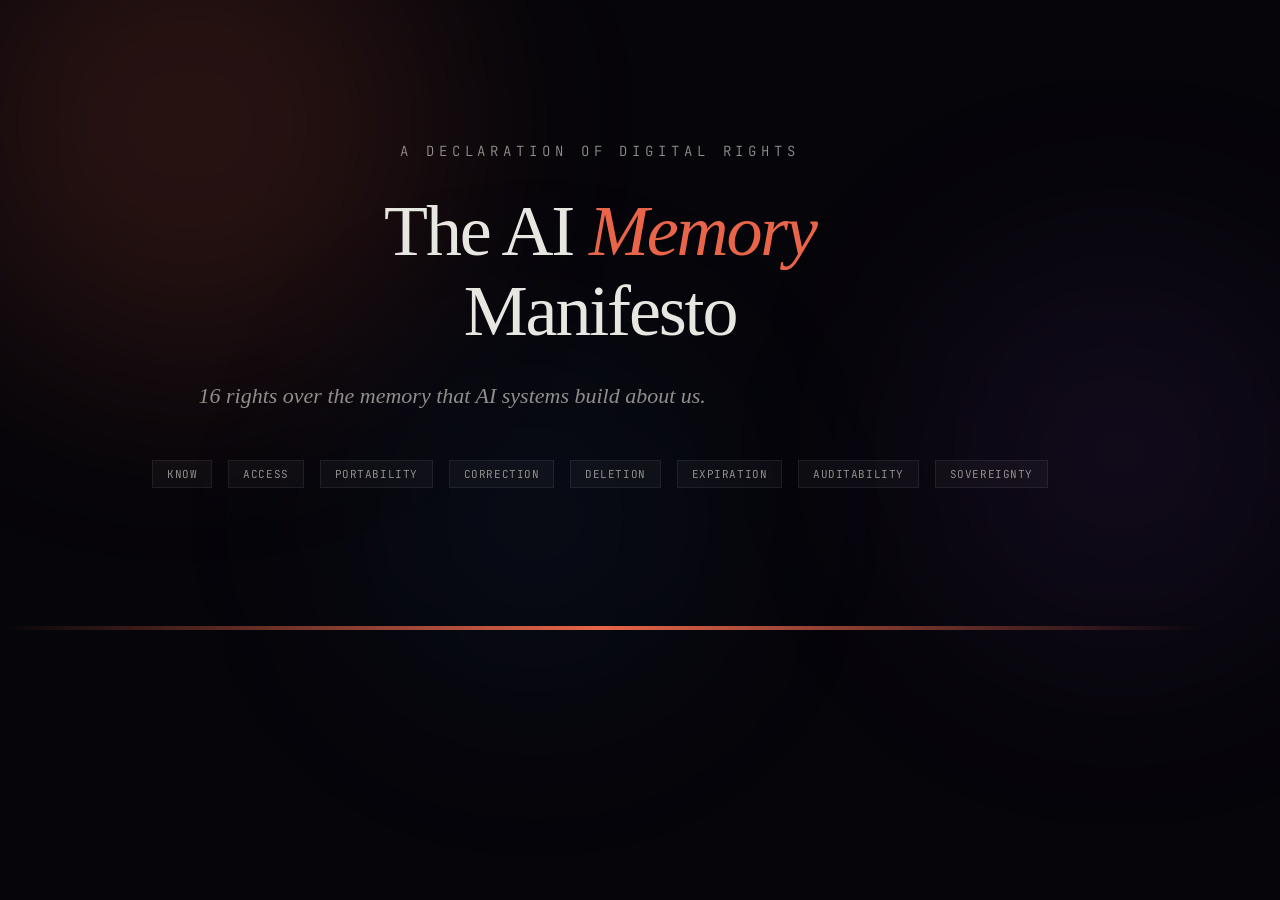
<file: og-image.html>
<!DOCTYPE html>
<html>
<head>
  <meta charset="UTF-8">
  <link href="https://fonts.googleapis.com/css2?family=Outfit:wght@300;400;500;600;700&family=JetBrains+Mono:wght@300;400&family=DM+Sans:wght@400;500;600&display=swap" rel="stylesheet">
  <style>
    * { margin: 0; padding: 0; box-sizing: border-box; }
    body {
      width: 1200px;
      height: 630px;
      background: #06050a;
      color: #e8e6e1;
      font-family: 'DM Sans', sans-serif;
      display: flex;
      flex-direction: column;
      justify-content: center;
      align-items: center;
      text-align: center;
      position: relative;
      overflow: hidden;
    }

    .orb {
      position: absolute;
      border-radius: 50%;
      filter: blur(100px);
    }
    .orb-1 { width: 500px; height: 500px; background: rgba(226, 92, 62, 0.15); top: -20%; left: -5%; }
    .orb-2 { width: 400px; height: 400px; background: rgba(120, 60, 180, 0.10); top: 40%; right: -10%; }
    .orb-3 { width: 350px; height: 350px; background: rgba(40, 100, 180, 0.08); bottom: -10%; left: 30%; }

    .content {
      position: relative;
      z-index: 2;
    }

    .label {
      font-family: 'JetBrains Mono', monospace;
      font-size: 14px;
      font-weight: 300;
      letter-spacing: 0.35em;
      text-transform: uppercase;
      color: #908e8b;
      margin-bottom: 32px;
    }

    h1 {
      font-family: 'Instrument Serif', Georgia, serif;
      font-size: 72px;
      font-weight: 400;
      line-height: 1.1;
      letter-spacing: -0.03em;
      margin-bottom: 28px;
    }

    h1 em {
      font-style: italic;
      color: #e8654a;
    }

    .tagline {
      font-family: 'Instrument Serif', Georgia, serif;
      font-size: 22px;
      font-style: italic;
      color: #908e8b;
      max-width: 600px;
      line-height: 1.5;
      margin-bottom: 48px;
    }

    .rights {
      display: flex;
      gap: 16px;
      flex-wrap: wrap;
      justify-content: center;
      max-width: 900px;
    }

    .right-tag {
      font-family: 'JetBrains Mono', monospace;
      font-size: 11px;
      letter-spacing: 0.05em;
      color: #908e8b;
      padding: 6px 14px;
      border: 1px solid rgba(255,255,255,0.07);
      background: rgba(255,255,255,0.03);
    }

    .border-line {
      position: absolute;
      bottom: 0;
      left: 0;
      right: 0;
      height: 4px;
      background: linear-gradient(to right, transparent, #e8654a, transparent);
    }
  </style>
</head>
<body>
  <div class="orb orb-1"></div>
  <div class="orb orb-2"></div>
  <div class="orb orb-3"></div>

  <div class="content">
    <div class="label">A Declaration of Digital Rights</div>
    <h1>The AI <em>Memory</em><br>Manifesto</h1>
    <p class="tagline">16 rights over the memory that AI systems build about us.</p>
    <div class="rights">
      <span class="right-tag">KNOW</span>
      <span class="right-tag">ACCESS</span>
      <span class="right-tag">PORTABILITY</span>
      <span class="right-tag">CORRECTION</span>
      <span class="right-tag">DELETION</span>
      <span class="right-tag">EXPIRATION</span>
      <span class="right-tag">AUDITABILITY</span>
      <span class="right-tag">SOVEREIGNTY</span>
    </div>
  </div>

  <div class="border-line"></div>
</body>
</html>
</file>
